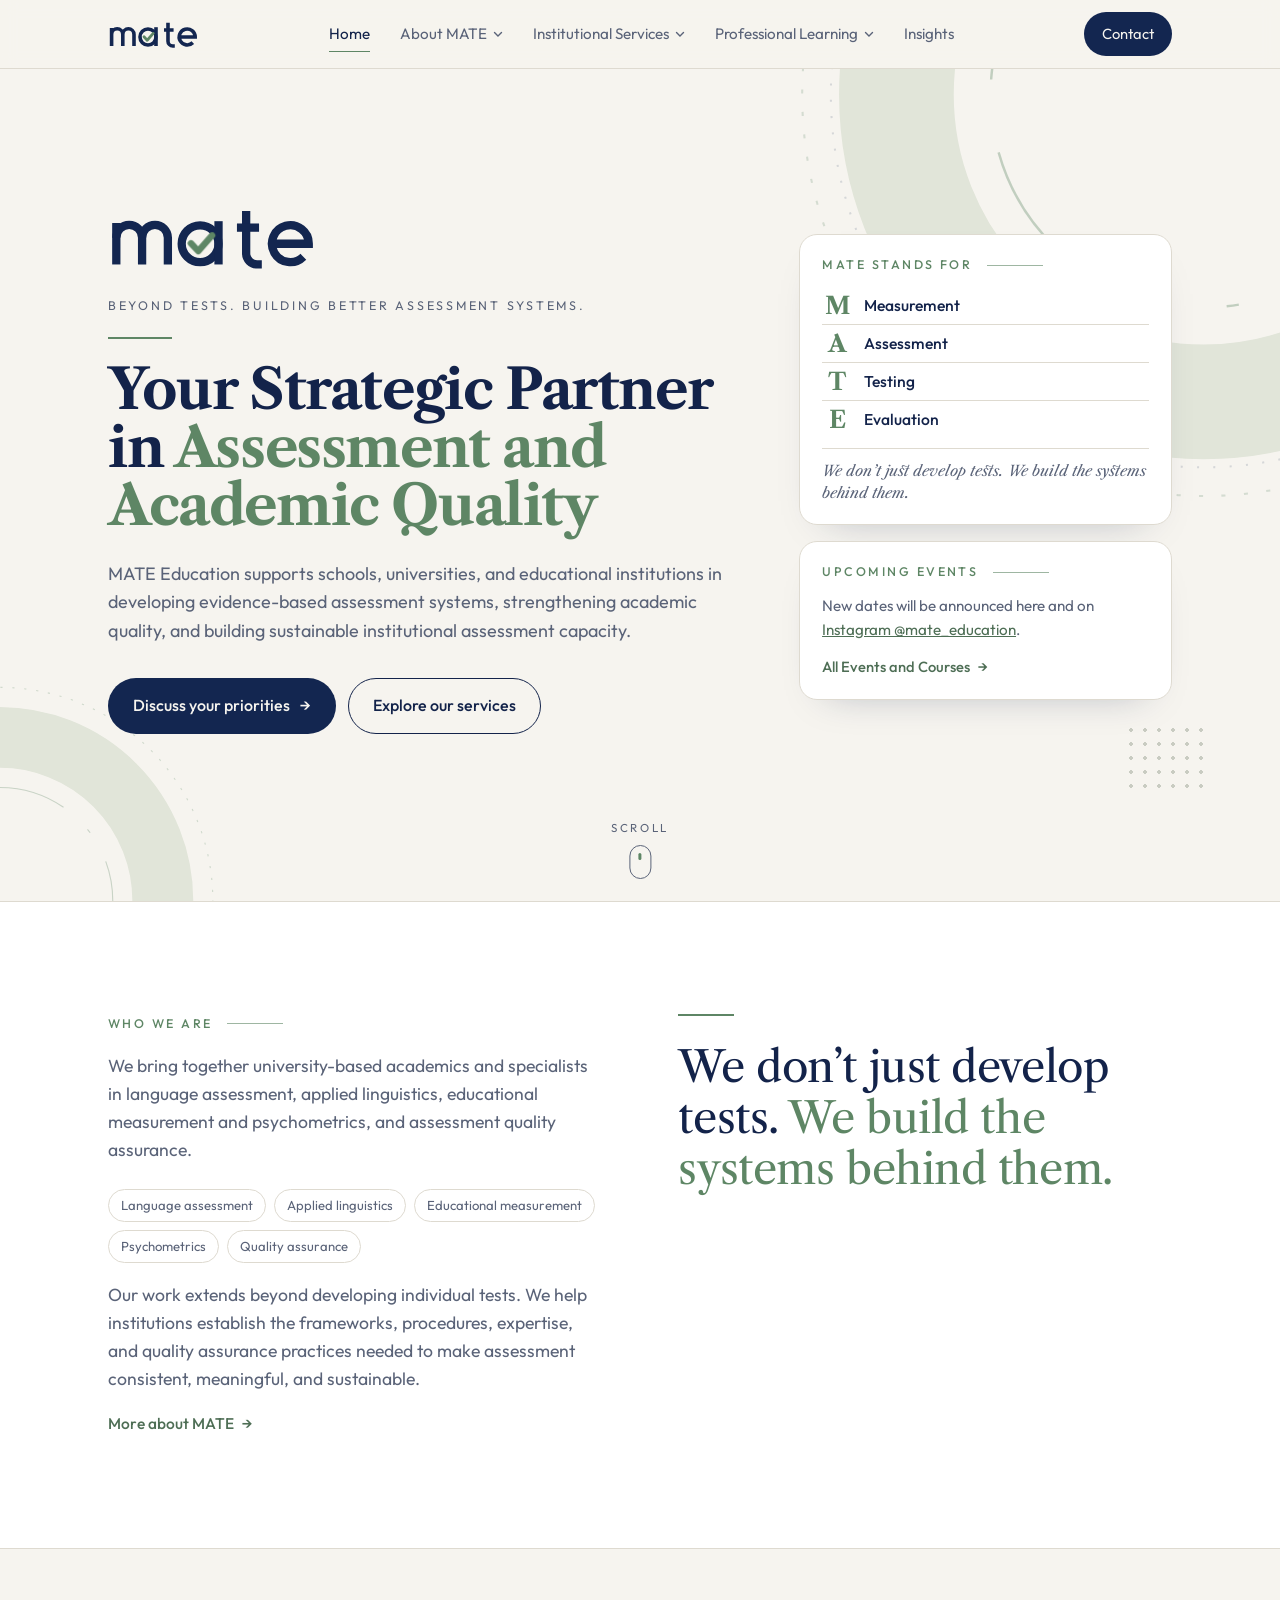
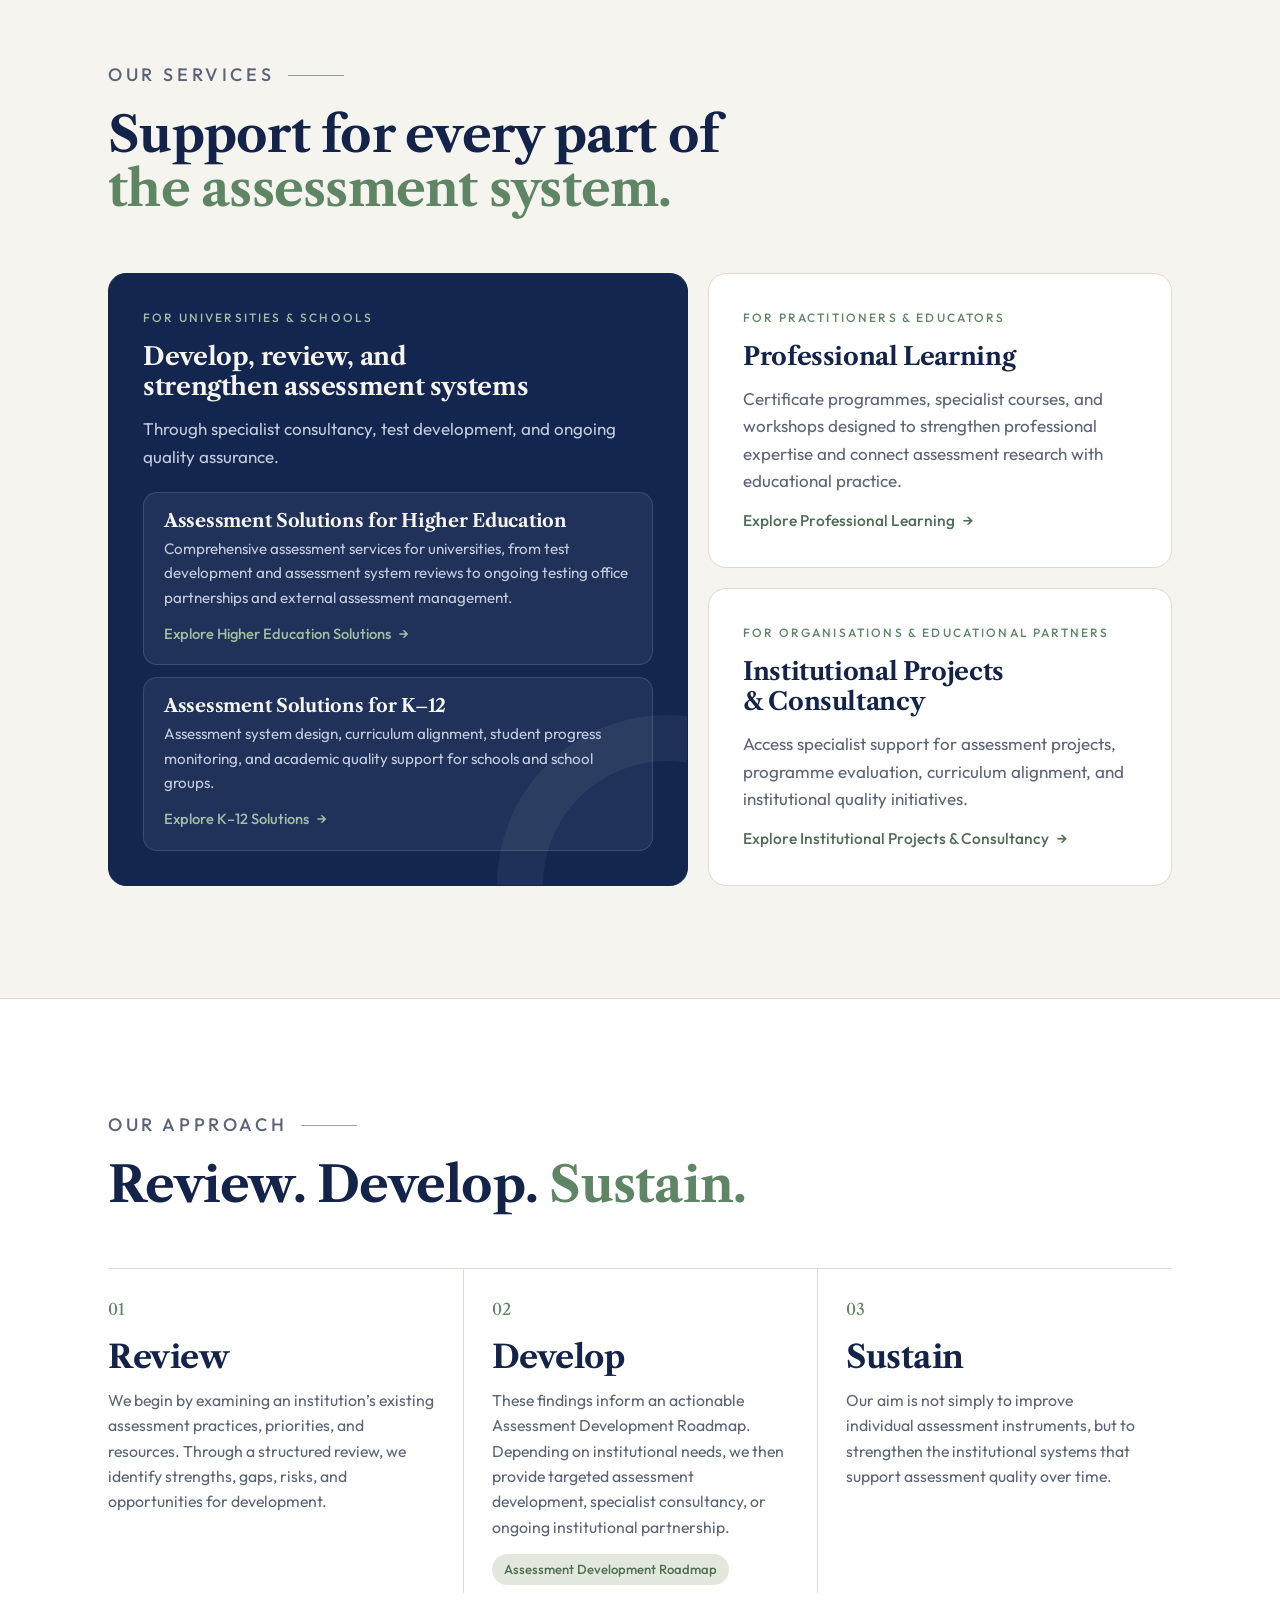
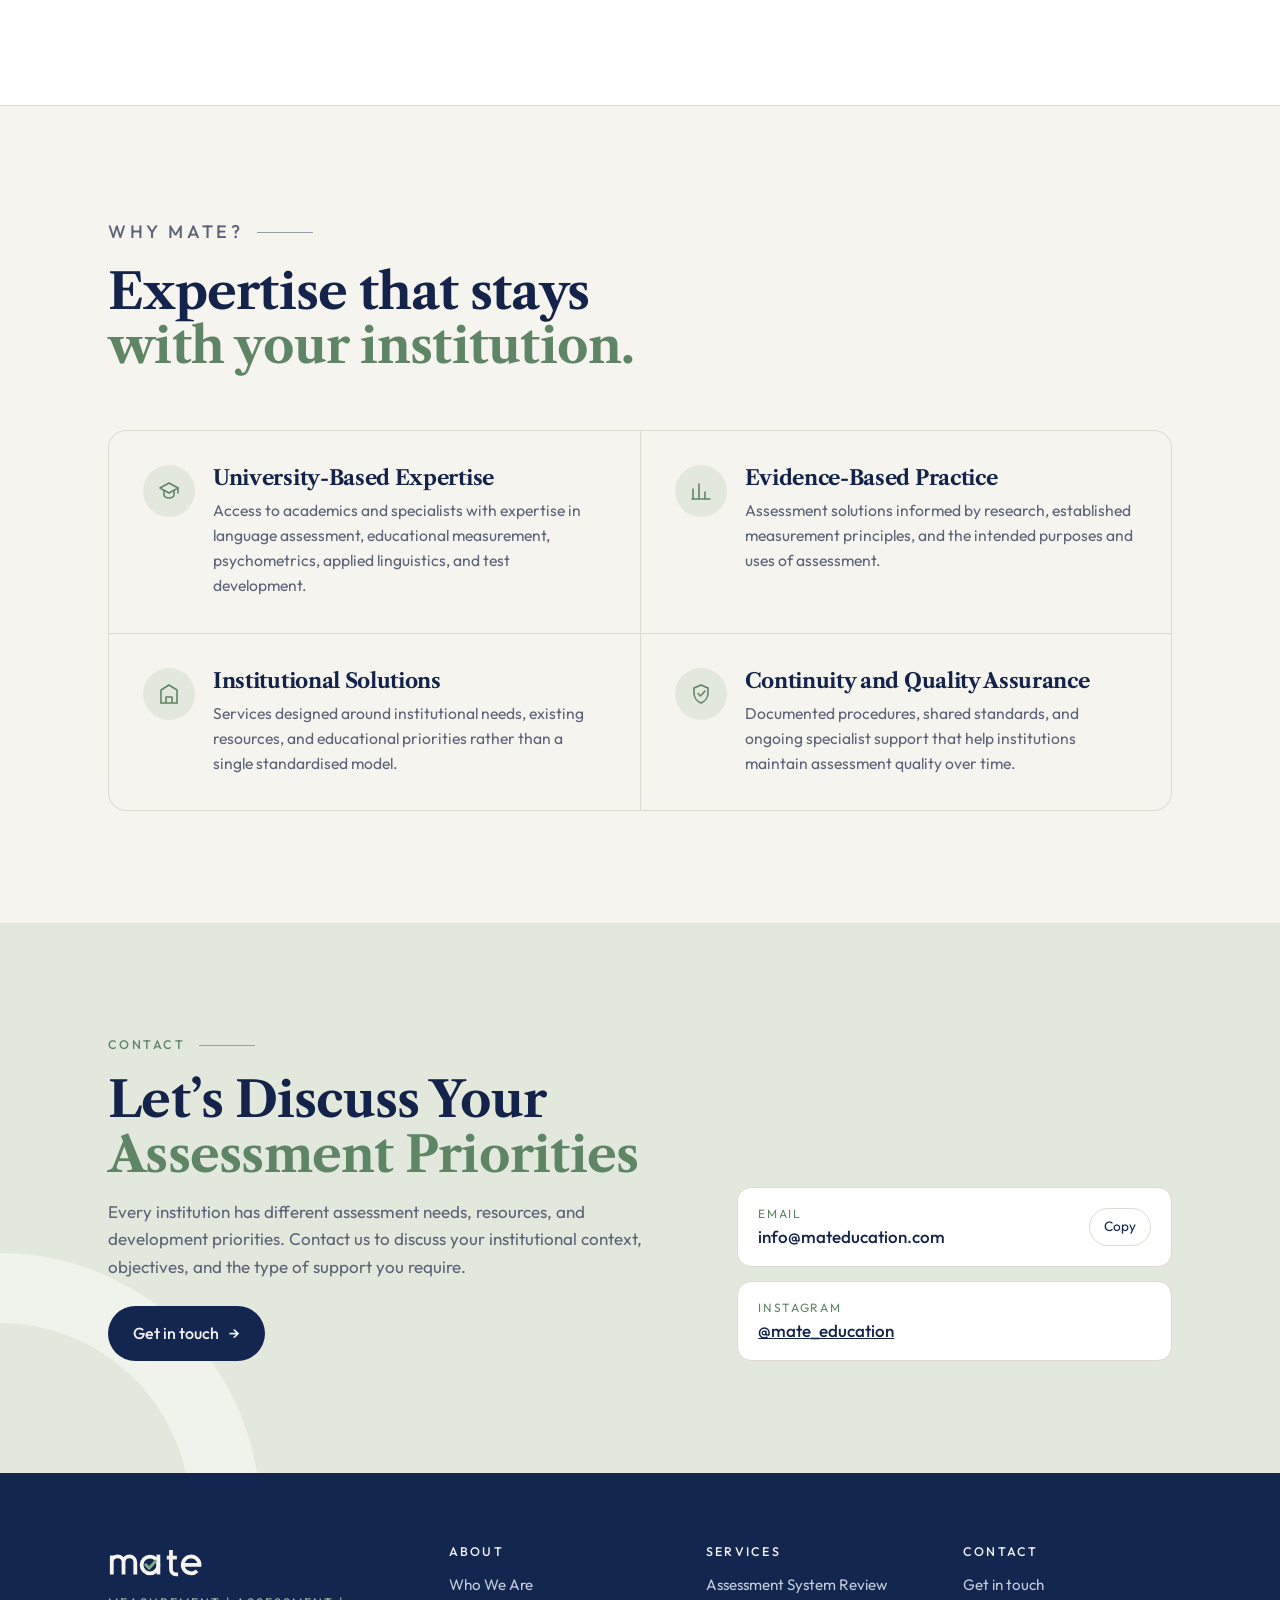
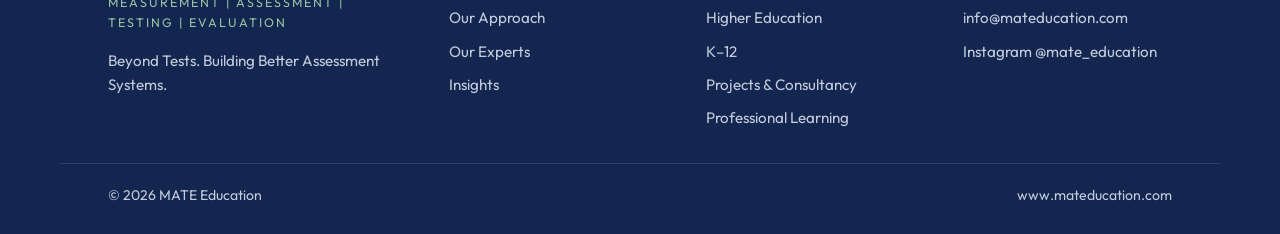
<file: index.html>
<!DOCTYPE html>
<html lang="en">
<head>
<meta charset="utf-8">
<meta name="viewport" content="width=device-width, initial-scale=1, viewport-fit=cover">
<title>Mate Education</title>
<meta name="description" content="MATE Education supports schools, universities and educational institutions in developing evidence-based assessment systems and building sustainable institutional assessment capacity.">
<meta property="og:title" content="Mate Education">
<meta property="og:description" content="MATE Education supports schools, universities and educational institutions in developing evidence-based assessment systems and building sustainable institutional assessment capacity.">
<link rel="icon" href="data:image/svg+xml,%3Csvg xmlns=%27http://www.w3.org/2000/svg%27 viewBox=%270 0 64 64%27%3E%3Crect width=%2764%27 height=%2764%27 rx=%2714%27 fill=%27%23F6F4EF%27/%3E%3Ccircle cx=%2729%27 cy=%2734%27 r=%2716%27 fill=%27none%27 stroke=%27%23132650%27 stroke-width=%277%27/%3E%3Cpath d=%27M45 16v34%27 stroke=%27%23132650%27 stroke-width=%277%27/%3E%3Cpath d=%27M21 34l6 6 11-12%27 fill=%27none%27 stroke=%27%235E8665%27 stroke-width=%275.5%27 stroke-linecap=%27round%27 stroke-linejoin=%27round%27/%3E%3C/svg%3E">
<meta name="theme-color" content="#F6F4EF">
<link rel="preconnect" href="https://fonts.googleapis.com">
<link rel="preconnect" href="https://fonts.gstatic.com" crossorigin>
<link rel="stylesheet" href="https://fonts.googleapis.com/css2?family=Libre+Caslon+Text:ital,wght@0,400;0,700;1,400&family=Outfit:wght@300;400;500;600&display=swap">
<link rel="stylesheet" href="styles.css">
<style>
/* moving ring pattern (home hero) - kept here so it works with the existing styles.css */
.hero .pattern{position:absolute;pointer-events:none;z-index:0;overflow:visible}
.hero .pattern svg{width:100%;height:100%;overflow:visible;display:block}
.hero .pattern.tr{width:min(64vw,880px);height:min(64vw,880px);right:max(-26vw,-360px);top:max(-30vw,-400px)}
.hero .pattern.bl{width:min(34vw,460px);height:min(34vw,460px);left:max(-17vw,-230px);bottom:max(-17vw,-230px)}
.hero .hero-grid,.hero .cue{z-index:1}
.hero .spin{transform-origin:50% 50%;transform-box:fill-box;animation:mate-spin 70s linear infinite}
.hero .spin.rev{animation-duration:110s;animation-direction:reverse}
.hero .spin.slow{animation-duration:160s}
.hero .breathe{transform-origin:50% 50%;transform-box:fill-box;animation:mate-breathe 7s ease-in-out infinite}
.hero .dots{animation:mate-float 9s ease-in-out infinite}
@keyframes mate-spin{to{transform:rotate(360deg)}}
@keyframes mate-breathe{0%,100%{transform:scale(1);opacity:.6}50%{transform:scale(1.03);opacity:1}}
@keyframes mate-float{0%,100%{transform:translateY(0)}50%{transform:translateY(-10px)}}
@media (max-width:640px){.hero .pattern.tr{width:130vw;height:130vw;right:-62vw;top:-58vw;opacity:.8}.hero .pattern.bl{width:70vw;height:70vw;left:-38vw;bottom:-30vw}}
@media (prefers-reduced-motion:reduce){.hero .spin,.hero .breathe,.hero .dots{animation:none}}
/* ===== hero right column: compact MATE card + events ===== */
.hero-side{display:grid;gap:16px;align-content:center}
.hero-side>*{min-width:0}
.acronym.compact{padding:20px 22px}
.acronym.compact .eyebrow{margin-bottom:12px}
.acronym.compact ol{grid-template-columns:1fr}
.acronym.compact li{grid-template-columns:30px 1fr;gap:12px;padding-block:6px}
.acronym.compact .L{font-size:1.5rem}
.acronym.compact .W{font-size:.98rem}
.acronym.compact .foot{margin-top:10px;padding-top:12px;font-size:.92rem;line-height:1.45}
.events-card{background:var(--surface);border:1px solid var(--line);border-radius:18px;padding:20px 22px;box-shadow:0 18px 40px -28px rgba(19,35,74,.35)}
.events-card .eyebrow{margin-bottom:12px}
.ev-list{list-style:none;margin:0;padding:0;display:grid}
.ev{display:grid;grid-template-columns:64px 1fr;gap:14px;align-items:center;padding-block:10px;text-decoration:none;color:inherit}
.ev-list li+li{border-top:1px solid var(--line)}
.ev-list li:first-child .ev{padding-top:2px}
.ev-date{display:grid;justify-items:center;line-height:1;border-radius:12px;background:var(--sage-soft);padding:8px 0}
.ev-date b{font-family:var(--serif);font-size:1.35rem;color:var(--fg)}
.ev-date small{font-size:.62rem;letter-spacing:.1em;text-transform:uppercase;color:var(--sage-deep);margin-top:4px}
.ev-title{font-weight:500;font-size:.98rem;line-height:1.3;display:block}
.ev-meta{font-size:.82rem;color:var(--muted);display:block;margin-top:3px}
.ev-empty{color:var(--muted);font-size:.95rem}
.ev-empty a{color:var(--sage-deep)}
.events-card .link-arrow{margin-top:12px;font-size:.92rem}
@media (hover:hover) and (pointer:fine){
  a.ev:hover .ev-title{color:var(--sage-deep)}
  a.ev:hover .ev-date{background:var(--sage);}
  a.ev:hover .ev-date b,a.ev:hover .ev-date small{color:var(--surface)}
}
</style>
</head>
<body>
<header class="site-header">
  <div class="wrap nav">
    <a class="brand" href="index.html" aria-label="MATE Education home"><svg class="mark" viewBox="0 0 228 80" role="img" aria-label="mate"><g fill="none" stroke="currentColor" stroke-width="9"><path d="M9 70V25M9 41a14 14 0 0 1 28 0V70M37 41a14 14 0 0 1 28 0V70"/><circle cx="100" cy="47.5" r="20"/><path d="M120 23V70"/><path d="M150 12V58a12 12 0 0 0 12 12h5M140 30h24"/><path d="M178 47.5h40a20 20 0 1 0-5.9 14.1"/></g><path d="M90 47l8 8.5 15-17" fill="none" stroke="#5E8665" stroke-width="7" stroke-linecap="round" stroke-linejoin="round"/></svg></a>
    <nav aria-label="Main">
      <ul class="menu" id="menu">
        <li><a href="index.html" aria-current="page">Home</a></li>
        <li>
          <button type="button" aria-expanded="false">About MATE <svg class="chev" viewBox="0 0 10 10" aria-hidden="true"><path d="M1.5 3.5 5 7l3.5-3.5" fill="none" stroke="currentColor" stroke-width="1.4" stroke-linecap="round"/></svg></button>
          <ul class="sub">
            <li><a href="about.html#who-we-are">Who We Are</a></li>
            <li><a href="about.html#our-approach">Our Approach</a></li>
            <li><a href="about.html#our-experts">Our Experts</a></li>
            <li><a href="about.html#founder">Our Founder</a></li>
          </ul>
        </li>
        <li>
          <button type="button" aria-expanded="false">Institutional Services <svg class="chev" viewBox="0 0 10 10" aria-hidden="true"><path d="M1.5 3.5 5 7l3.5-3.5" fill="none" stroke="currentColor" stroke-width="1.4" stroke-linecap="round"/></svg></button>
          <ul class="sub">
            <li><a href="services.html">All Institutional Services<small>Overview</small></a></li>
            <li><a href="review.html">Assessment System Review<small>Understand where you are</small></a></li>
            <li><a href="higher-education.html">Higher Education Solutions<small>For universities</small></a></li>
            <li><a href="k12.html">K–12 Assessment Solutions<small>For schools and school groups</small></a></li>
            <li><a href="consultancy.html">Institutional Projects &amp; Consultancy<small>Specialist project support</small></a></li>
            <li><a href="consultancy.html#corporate">Corporate Assessment<small>English for professional communication</small></a></li>
          </ul>
        </li>
        <li>
          <button type="button" aria-expanded="false">Professional Learning <svg class="chev" viewBox="0 0 10 10" aria-hidden="true"><path d="M1.5 3.5 5 7l3.5-3.5" fill="none" stroke="currentColor" stroke-width="1.4" stroke-linecap="round"/></svg></button>
          <ul class="sub">
            <li><a href="professional-learning.html#certificates">Certificate Programmes</a></li>
            <li><a href="professional-learning.html#courses">Courses &amp; Workshops</a></li>
            <li><a href="professional-learning.html#bespoke">Bespoke Training</a></li>
            <li><a href="professional-learning.html#events">Events</a></li>
          </ul>
        </li>
        <li><a href="insights.html">Insights</a></li>
        <li class="mobile-cta"><a href="contact.html">Contact us</a></li>
      </ul>
    </nav>
    <a class="nav-cta" href="contact.html">Contact</a>
    <button class="burger" type="button" aria-label="Open menu" aria-expanded="false" aria-controls="menu"><span></span></button>
  </div>
</header>

<main>
  <section class="hero">
    <!-- Moving ring pattern (top right) -->
    <div class="pattern tr" aria-hidden="true" data-parallax="0.12">
      <svg viewBox="0 0 400 400" width="400" height="400" fill="none">
        <circle class="breathe" cx="200" cy="200" r="150" stroke="#E1E5D9" stroke-width="56"/>
        <g class="spin slow"><circle cx="200" cy="200" r="196" stroke="#5E8665" stroke-opacity=".22" stroke-dasharray="2 9"/></g>
        <g class="spin rev"><circle cx="200" cy="200" r="104" stroke="#5E8665" stroke-opacity=".35" stroke-width="1.2" stroke-dasharray="110 36 6 36"/><circle cx="304" cy="200" r="4" fill="#5E8665" fill-opacity=".6"/></g>
        <g class="spin"><circle cx="200" cy="200" r="182" stroke="#132650" stroke-opacity=".14" stroke-dasharray="1 7"/><circle cx="200" cy="18" r="3.5" fill="#132650" fill-opacity=".35"/></g>
      </svg>
    </div>
    <!-- Moving ring pattern (bottom left) -->
    <div class="pattern bl" aria-hidden="true" data-parallax="-0.06">
      <svg viewBox="0 0 400 400" width="400" height="400" fill="none">
        <circle class="breathe" cx="200" cy="200" r="150" stroke="#E1E5D9" stroke-width="56"/>
        <g class="spin rev"><circle cx="200" cy="200" r="196" stroke="#5E8665" stroke-opacity=".25" stroke-dasharray="2 9"/></g>
        <g class="spin slow"><circle cx="200" cy="200" r="104" stroke="#5E8665" stroke-opacity=".3" stroke-dasharray="90 30 4 30"/></g>
      </svg>
    </div>
    <span class="dots" aria-hidden="true"></span>
    <div class="wrap hero-grid">
      <div>
        <svg class="draw-logo" id="drawLogo" viewBox="0 0 228 80" role="img" aria-label="mate">
          <title>mate</title>
          <path class="ink m1" pathLength="1" d="M9 70V25"/>
          <path class="ink m2" pathLength="1" d="M9 41a14 14 0 0 1 28 0V70"/>
          <path class="ink m3" pathLength="1" d="M37 41a14 14 0 0 1 28 0V70"/>
          <circle class="ink a1" pathLength="1" cx="100" cy="47.5" r="20" transform="rotate(-90 100 47.5)"/>
          <path class="ink a2" pathLength="1" d="M120 23V70"/>
          <path class="ink t1" pathLength="1" d="M150 12V58a12 12 0 0 0 12 12h5"/>
          <path class="ink t2" pathLength="1" d="M140 30h24"/>
          <path class="ink e1" pathLength="1" d="M178 47.5h40a20 20 0 1 0-5.9 14.1"/>
          <g class="pop"><path class="tick" pathLength="1" d="M90 47l8 8.5 15-17"/></g>
        </svg>
        <div class="tag rise d0">Beyond Tests. Building Better Assessment Systems.</div>
        <div class="rule"></div>
        <h1 class="rise d1">Your Strategic Partner in <span class="green">Assessment and Academic Quality</span></h1>
        <p class="lede rise d2">MATE Education supports schools, universities, and educational institutions in developing evidence-based assessment systems, strengthening academic quality, and building sustainable institutional assessment capacity.</p>
        <div class="btns rise d3">
          <a class="btn btn-primary" href="contact.html">Discuss your priorities</a>
          <a class="btn btn-ghost" href="#services">Explore our services</a>
        </div>
      </div>
      <div class="hero-side rise d4">
  <aside class="acronym compact" aria-label="What MATE stands for">
        <p class="eyebrow">MATE stands for</p>
        <ol>
          <li><span class="L">M</span><span class="W">Measurement</span></li>
          <li><span class="L">A</span><span class="W">Assessment</span></li>
          <li><span class="L">T</span><span class="W">Testing</span></li>
          <li><span class="L">E</span><span class="W">Evaluation</span></li>
        </ol>
        <p class="foot">We don’t just develop tests. We build the systems behind them.</p>
      </aside>
        <aside class="events-card" aria-label="Upcoming events">
          <p class="eyebrow">Upcoming Events</p>
          <ul class="ev-list" id="evList"></ul>
          <a class="link-arrow" href="professional-learning.html#events">All Events and Courses</a>
        </aside>
      </div>
    </div>
    <a class="cue rise d5" href="#intro">Scroll<span aria-hidden="true"></span></a>
  </section>

  <section class="block alt" id="intro">
    <div class="wrap intro-grid">
      <div class="text">
        <p class="eyebrow">Who we are</p>
        <p>We bring together university-based academics and specialists in language assessment, applied linguistics, educational measurement and psychometrics, and assessment quality assurance.</p>
        <div class="disciplines" aria-label="Areas of expertise">
          <span>Language assessment</span><span>Applied linguistics</span><span>Educational measurement</span><span>Psychometrics</span><span>Quality assurance</span>
        </div>
        <p>Our work extends beyond developing individual tests. We help institutions establish the frameworks, procedures, expertise, and quality assurance practices needed to make assessment consistent, meaningful, and sustainable.</p>
        <a class="link-arrow" href="about.html">More about MATE</a>
      </div>
      <p class="pull">We don’t just develop tests. <em>We build the systems behind them.</em></p>
    </div>
  </section>

  <section class="block" id="services">
    <div class="wrap">
      <div class="head">
        <p class="eyebrow">Our Services</p>
        <h2>Support for every part of <span class="green">the assessment system.</span></h2>
      </div>
      <div class="audiences">
        <article class="aud primary">
          <span class="ring" aria-hidden="true"></span>
          <span class="who">For Universities &amp; Schools</span>
          <h3>Develop, review, and strengthen assessment systems</h3>
          <p>Through specialist consultancy, test development, and ongoing quality assurance.</p>
          <div class="subs">
            <a href="higher-education.html">
              <h4>Assessment Solutions for Higher Education</h4>
              <p>Comprehensive assessment services for universities, from test development and assessment system reviews to ongoing testing office partnerships and external assessment management.</p>
              <span class="sx">Explore Higher Education Solutions</span>
            </a>
            <a href="k12.html">
              <h4>Assessment Solutions for K–12</h4>
              <p>Assessment system design, curriculum alignment, student progress monitoring, and academic quality support for schools and school groups.</p>
              <span class="sx">Explore K–12 Solutions</span>
            </a>
          </div>
        </article>
        <div class="aud-stack">
          <article class="aud">
            <span class="who">For Practitioners &amp; Educators</span>
            <h3>Professional Learning</h3>
            <p>Certificate programmes, specialist courses, and workshops designed to strengthen professional expertise and connect assessment research with educational practice.</p>
            <a class="link-arrow" href="professional-learning.html">Explore Professional Learning</a>
          </article>
          <article class="aud">
            <span class="who">For Organisations &amp; Educational Partners</span>
            <h3>Institutional Projects &amp; Consultancy</h3>
            <p>Access specialist support for assessment projects, programme evaluation, curriculum alignment, and institutional quality initiatives.</p>
            <a class="link-arrow" href="consultancy.html">Explore Institutional Projects &amp; Consultancy</a>
          </article>
        </div>
      </div>
    </div>
  </section>

  <section class="block alt" id="approach">
    <div class="wrap">
      <div class="head">
        <p class="eyebrow">Our Approach</p>
        <h2>Review. Develop. <span class="green">Sustain.</span></h2>
      </div>
      <ol class="approach">
        <li>
          <span class="n">01</span>
          <h3>Review</h3>
          <p>We begin by examining an institution’s existing assessment practices, priorities, and resources. Through a structured review, we identify strengths, gaps, risks, and opportunities for development.</p>
        </li>
        <li>
          <span class="n">02</span>
          <h3>Develop</h3>
          <p>These findings inform an actionable Assessment Development Roadmap. Depending on institutional needs, we then provide targeted assessment development, specialist consultancy, or ongoing institutional partnership.</p>
          <span class="road">Assessment Development Roadmap</span>
        </li>
        <li>
          <span class="n">03</span>
          <h3>Sustain</h3>
          <p>Our aim is not simply to improve individual assessment instruments, but to strengthen the institutional systems that support assessment quality over time.</p>
        </li>
      </ol>
    </div>
  </section>

  <section class="block" id="why">
    <div class="wrap">
      <div class="head">
        <p class="eyebrow">Why MATE?</p>
        <h2>Expertise that stays <span class="green">with your institution.</span></h2>
      </div>
      <div class="why">
        <div>
          <span class="ico"><svg viewBox="0 0 24 24" fill="none" stroke="currentColor" stroke-width="1.6" stroke-linecap="round" stroke-linejoin="round"><path d="M3 9l9-5 9 5-9 5z"/><path d="M7 11.5V16c0 1.5 2.2 3 5 3s5-1.5 5-3v-4.5M21 9v5"/></svg></span>
          <div><h3>University-Based Expertise</h3><p>Access to academics and specialists with expertise in language assessment, educational measurement, psychometrics, applied linguistics, and test development.</p></div>
        </div>
        <div>
          <span class="ico"><svg viewBox="0 0 24 24" fill="none" stroke="currentColor" stroke-width="1.6" stroke-linecap="round" stroke-linejoin="round"><path d="M4 20V10M10 20V5M16 20v-7M21 20H3"/></svg></span>
          <div><h3>Evidence-Based Practice</h3><p>Assessment solutions informed by research, established measurement principles, and the intended purposes and uses of assessment.</p></div>
        </div>
        <div>
          <span class="ico"><svg viewBox="0 0 24 24" fill="none" stroke="currentColor" stroke-width="1.6" stroke-linecap="round" stroke-linejoin="round"><path d="M4 21V8l8-5 8 5v13"/><path d="M9 21v-6h6v6M4 21h16"/></svg></span>
          <div><h3>Institutional Solutions</h3><p>Services designed around institutional needs, existing resources, and educational priorities rather than a single standardised model.</p></div>
        </div>
        <div>
          <span class="ico"><svg viewBox="0 0 24 24" fill="none" stroke="currentColor" stroke-width="1.6" stroke-linecap="round" stroke-linejoin="round"><path d="M9 11.5 11.5 14 16 9"/><path d="M12 3l7 3v5c0 4.5-3 8.5-7 10-4-1.5-7-5.5-7-10V6z"/></svg></span>
          <div><h3>Continuity and Quality Assurance</h3><p>Documented procedures, shared standards, and ongoing specialist support that help institutions maintain assessment quality over time.</p></div>
        </div>
      </div>
    </div>
  </section>

  <section class="block cta-band">
    <span class="ring" aria-hidden="true"></span>
    <div class="wrap cta-grid">
      <div>
        <p class="eyebrow">Contact</p>
        <h2 style="margin-top:18px">Let’s Discuss Your <span class="green">Assessment Priorities</span></h2>
        <p class="sub-text">Every institution has different assessment needs, resources, and development priorities. Contact us to discuss your institutional context, objectives, and the type of support you require.</p>
        <div class="btns" style="margin-top:26px"><a class="btn btn-primary" href="contact.html">Get in touch</a></div>
      </div>
      <div class="cta-side">
        <div class="contact-line"><div><small>Email</small><strong id="em">info@mateducation.com</strong></div><button class="copy" type="button" data-copy="em">Copy</button></div>
        <div class="contact-line"><div><small>Instagram</small><strong><a href="https://www.instagram.com/mate_education/" target="_blank" rel="noopener">@mate_education</a></strong></div></div>
      </div>
    </div>
  </section>
</main>

<footer class="site-footer">
  <div class="wrap foot-grid">
    <div class="foot-brand">
      <svg class="mark" viewBox="0 0 228 80" role="img" aria-label="mate"><g fill="none" stroke="currentColor" stroke-width="9"><path d="M9 70V25M9 41a14 14 0 0 1 28 0V70M37 41a14 14 0 0 1 28 0V70"/><circle cx="100" cy="47.5" r="20"/><path d="M120 23V70"/><path d="M150 12V58a12 12 0 0 0 12 12h5M140 30h24"/><path d="M178 47.5h40a20 20 0 1 0-5.9 14.1"/></g><path d="M90 47l8 8.5 15-17" fill="none" stroke="#7FAA88" stroke-width="7" stroke-linecap="round" stroke-linejoin="round"/></svg>
      <p class="acr">Measurement | Assessment | Testing | Evaluation</p>
      <p>Beyond Tests. Building Better Assessment Systems.</p>
    </div>
    <div>
      <h4>About</h4>
      <ul>
        <li><a href="about.html#who-we-are">Who We Are</a></li>
        <li><a href="about.html#our-approach">Our Approach</a></li>
        <li><a href="about.html#our-experts">Our Experts</a></li>
        <li><a href="insights.html">Insights</a></li>
      </ul>
    </div>
    <div>
      <h4>Services</h4>
      <ul>
        <li><a href="review.html">Assessment System Review</a></li>
        <li><a href="higher-education.html">Higher Education</a></li>
        <li><a href="k12.html">K–12</a></li>
        <li><a href="consultancy.html">Projects &amp; Consultancy</a></li>
        <li><a href="professional-learning.html">Professional Learning</a></li>
      </ul>
    </div>
    <div>
      <h4>Contact</h4>
      <ul>
        <li><a href="contact.html">Get in touch</a></li>
        <li>info@mateducation.com</li>
        <li><a href="https://www.instagram.com/mate_education/" target="_blank" rel="noopener">Instagram @mate_education</a></li>
      </ul>
    </div>
  </div>
  <div class="wrap foot-bottom"><span>© 2026 MATE Education</span><span>www.mateducation.com</span></div>
</footer>

<script>
(function(){
  var header=document.querySelector('.site-header');
  var burger=header.querySelector('.burger');
  burger.addEventListener('click',function(){
    var open=header.classList.toggle('nav-open');
    burger.setAttribute('aria-expanded',open);
    burger.setAttribute('aria-label',open?'Close menu':'Open menu');
  });
  header.querySelectorAll('.menu>li>button').forEach(function(btn){
    btn.addEventListener('click',function(){
      var li=btn.parentElement, open=!li.classList.contains('open');
      header.querySelectorAll('.menu>li.open').forEach(function(o){o.classList.remove('open');o.firstElementChild.setAttribute('aria-expanded','false');});
      if(open){li.classList.add('open');btn.setAttribute('aria-expanded','true');}
    });
  });
  document.addEventListener('click',function(e){
    if(!header.contains(e.target)) header.querySelectorAll('.menu>li.open').forEach(function(o){o.classList.remove('open');o.firstElementChild.setAttribute('aria-expanded','false');});
  });
  document.addEventListener('keydown',function(e){
    if(e.key==='Escape'){header.classList.remove('nav-open');header.querySelectorAll('.menu>li.open').forEach(function(o){o.classList.remove('open');});}
  });
  header.querySelectorAll('.menu a').forEach(function(a){a.addEventListener('click',function(){header.classList.remove('nav-open');});});
  var logo=document.getElementById('drawLogo');
  if(logo) logo.addEventListener('click',function(){
    logo.querySelectorAll('.ink,.tick,.pop').forEach(function(el){el.style.animation='none';void el.getBoundingClientRect();el.style.animation='';});
  });
  /* gentle parallax on the hero ring pattern */
  var layers=document.querySelectorAll('[data-parallax]');
  if(layers.length&&!window.matchMedia('(prefers-reduced-motion: reduce)').matches){
    window.addEventListener('scroll',function(){
      var y=window.scrollY;
      layers.forEach(function(el){el.style.transform='translateY('+(y*parseFloat(el.dataset.parallax))+'px)';});
    },{passive:true});
  }
  document.querySelectorAll('.copy').forEach(function(b){
    b.addEventListener('click',function(){
      var el=document.getElementById(b.dataset.copy),t=el.textContent;
      function sel(){var r=document.createRange();r.selectNodeContents(el);var s=getSelection();s.removeAllRanges();s.addRange(r);}
      if(navigator.clipboard&&navigator.clipboard.writeText){navigator.clipboard.writeText(t).then(function(){b.textContent='Copied';setTimeout(function(){b.textContent='Copy'},1600)},sel);}else sel();
    });
  });
})();
</script>
<script>
/* ===== Upcoming events =====
   To add an event, copy one line inside EVENTS and change it.
   date: "YYYY-MM-DD"   time: optional, e.g. "19:00 (GMT+3)"   format: e.g. "Online" or "Face-to-face"   link: optional page or URL
   Past events disappear by themselves the day after they happen.
   Example:
   { date:"2026-12-05", title:"Workshop title", format:"Online", link:"professional-learning.html#events" },
*/
var EVENTS = [
  { date:"2026-11-30", time:"19:00 (GMT+3)", title:"TESOL TÜRKİYE - Demystifying Learning-Oriented Assessment in ELT by Dr. Merve Selçuk", format:"METASIG Webinar", link:"professional-learning.html#events" },
];
(function(){
  var list=document.getElementById('evList'); if(!list) return;
  var today=new Date(); today.setHours(0,0,0,0);
  var items=(window.EVENTS||[]).map(function(e){var d=new Date(e.date+'T00:00:00');return {e:e,d:d};})
    .filter(function(x){return !isNaN(x.d)&&x.d>=today;})
    .sort(function(a,b){return a.d-b.d;}).slice(0,2);
  function esc(t){var n=document.createElement('div');n.textContent=t||'';return n.innerHTML;}
  if(!items.length){
    list.innerHTML='<li class="ev-empty">New dates will be announced here and on <a href="https://www.instagram.com/mate_education/" target="_blank" rel="noopener">Instagram @mate_education</a>.</li>';
    return;
  }
  list.innerHTML=items.map(function(x){
    var day=x.d.getDate(), mon=x.d.toLocaleDateString('en-GB',{month:'short'})+' '+x.d.getFullYear();
    var inner='<span class="ev-date"><b>'+day+'</b><small>'+mon+'</small></span><span><span class="ev-title">'+esc(x.e.title)+'</span><span class="ev-meta">'+esc([x.e.format,x.e.time].filter(Boolean).join(' · '))+'</span></span>';
    return '<li>'+(x.e.link?'<a class="ev" href="'+esc(x.e.link)+'">'+inner+'</a>':'<div class="ev">'+inner+'</div>')+'</li>';
  }).join('');
})();
</script>
</body>
</html>
</file>
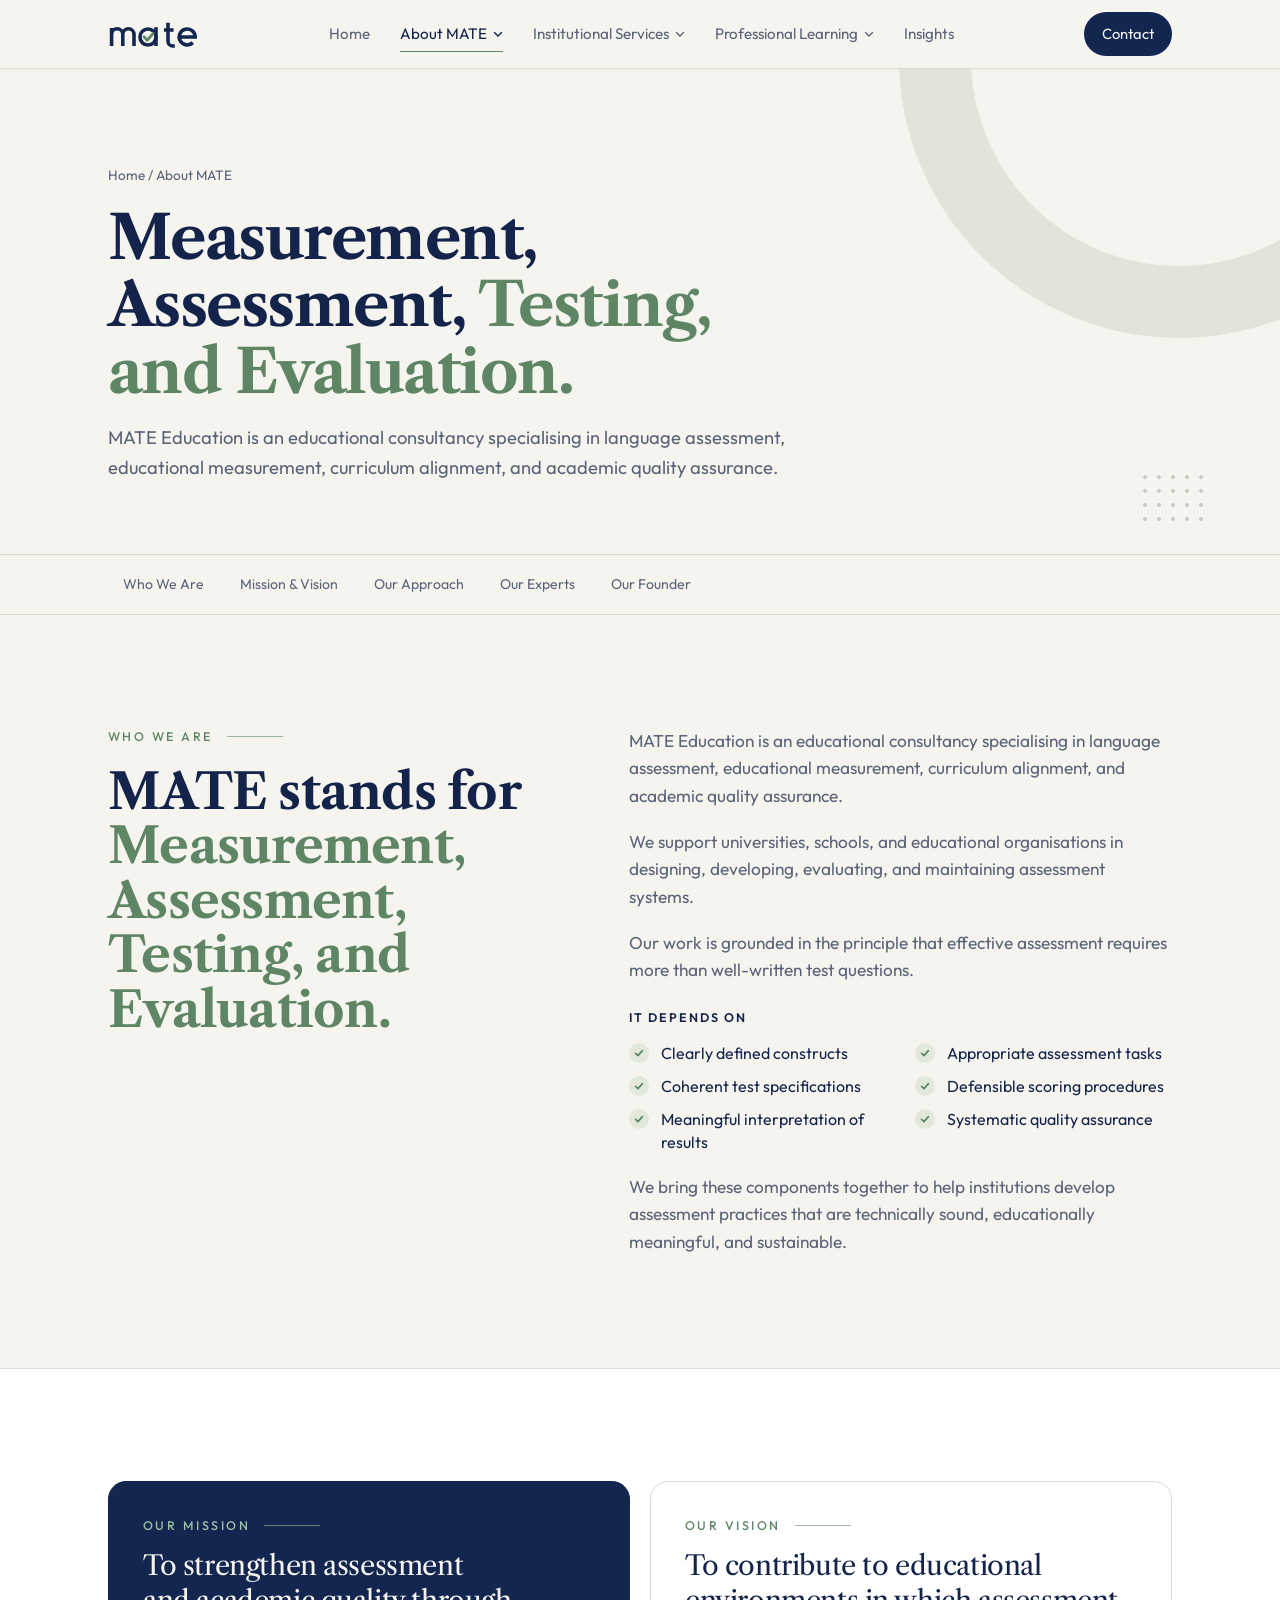
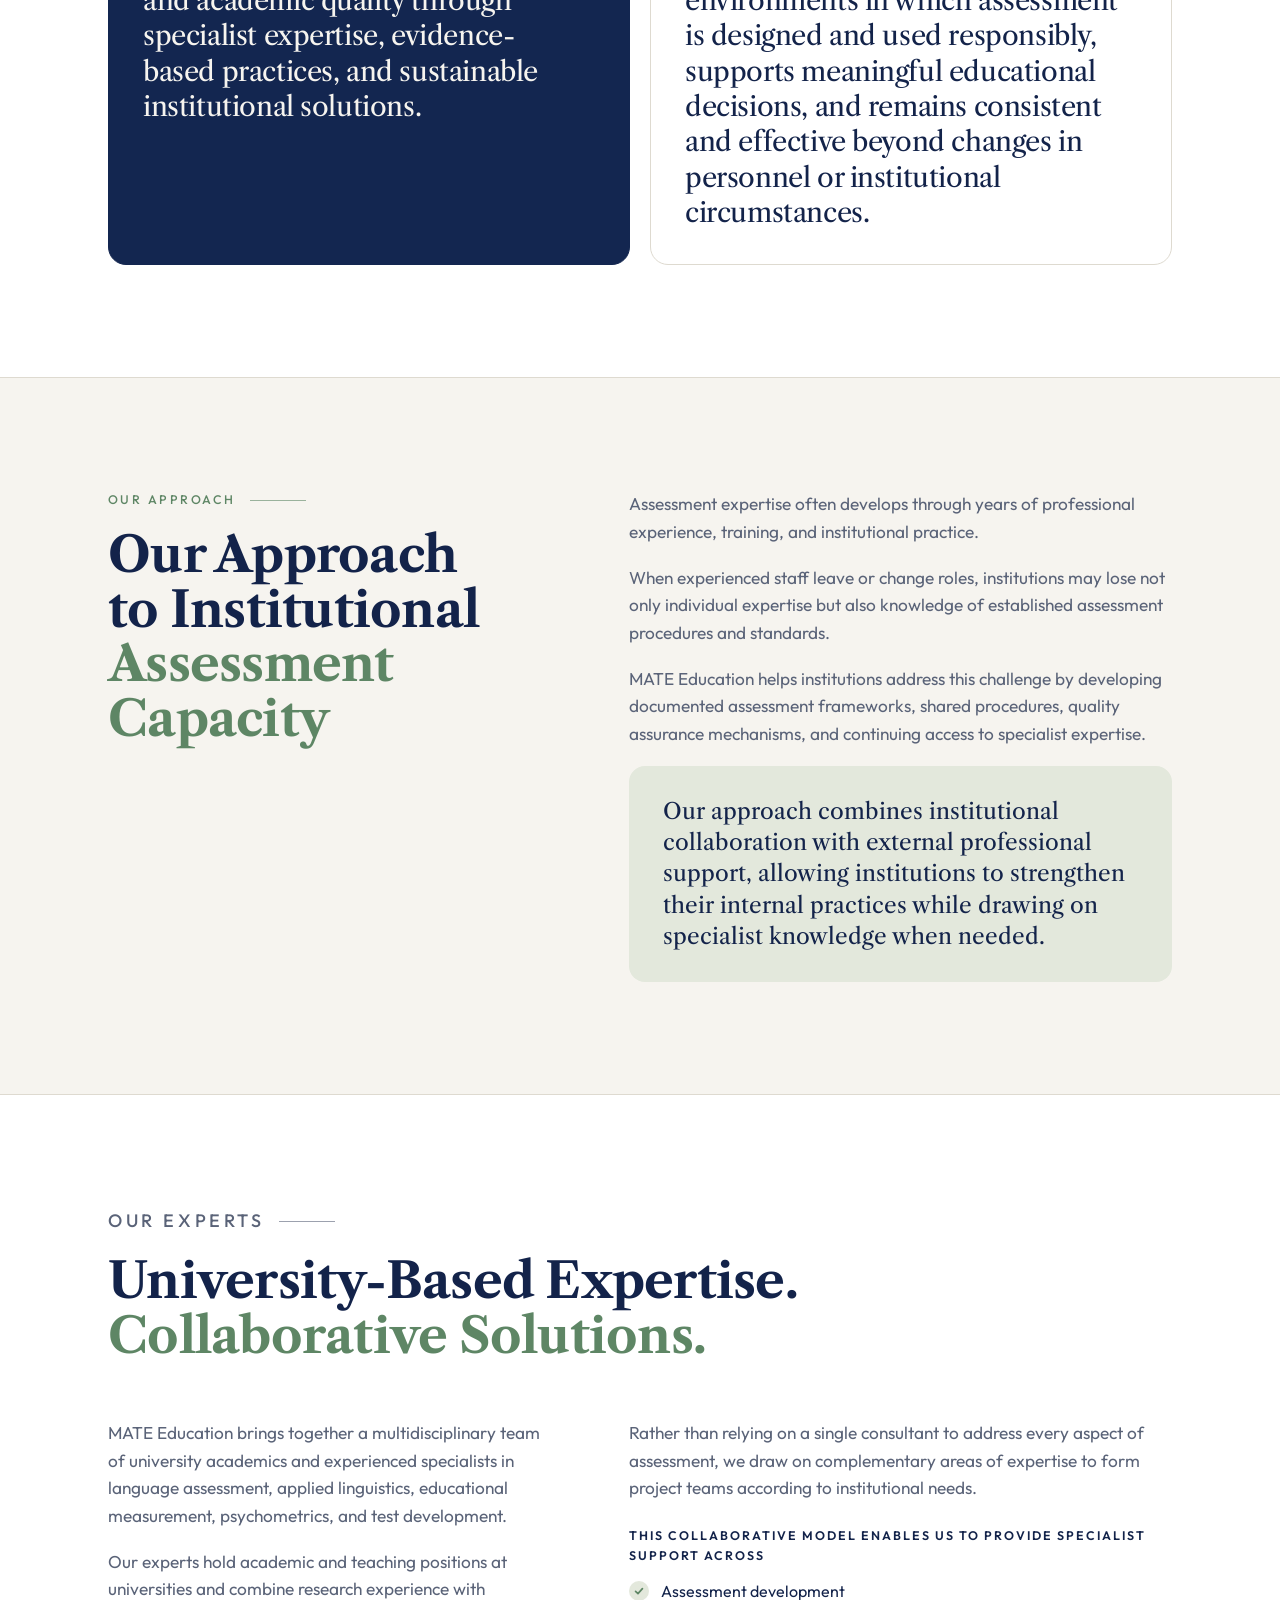
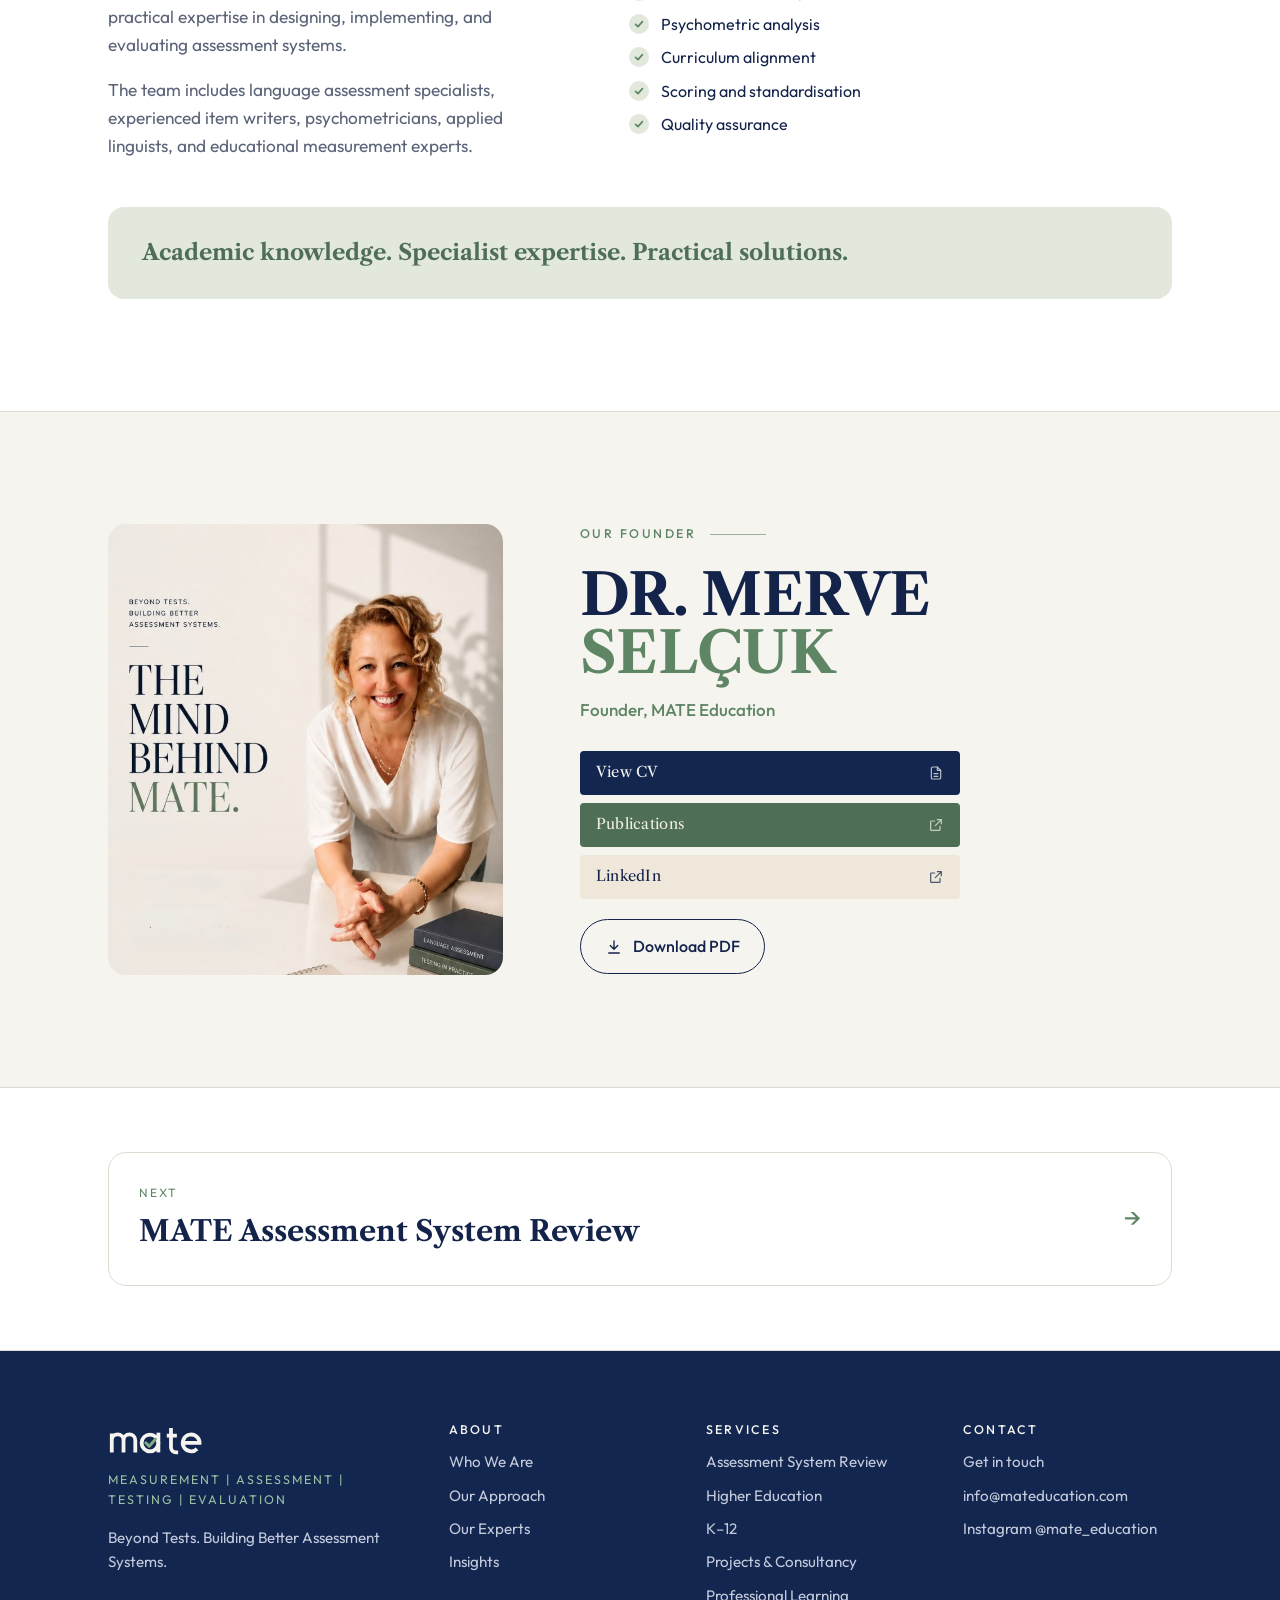
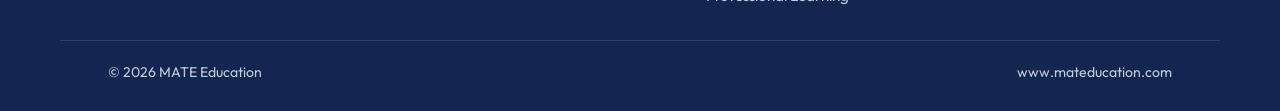
<file: about.html>
<!DOCTYPE html>
<html lang="en">
<head>
<meta charset="utf-8">
<meta name="viewport" content="width=device-width, initial-scale=1, viewport-fit=cover">
<title>About MATE | Mate Education</title>
<meta name="description" content="MATE stands for Measurement, Assessment, Testing, and Evaluation. An educational consultancy specialising in language assessment, educational measurement, curriculum alignment, and academic quality assurance.">
<meta property="og:title" content="About MATE | Mate Education">
<meta property="og:description" content="MATE stands for Measurement, Assessment, Testing, and Evaluation. An educational consultancy specialising in language assessment, educational measurement, curriculum alignment, and academic quality assurance.">
<link rel="icon" href="data:image/svg+xml,%3Csvg xmlns=%27http://www.w3.org/2000/svg%27 viewBox=%270 0 64 64%27%3E%3Crect width=%2764%27 height=%2764%27 rx=%2714%27 fill=%27%23F6F4EF%27/%3E%3Ccircle cx=%2729%27 cy=%2734%27 r=%2716%27 fill=%27none%27 stroke=%27%23132650%27 stroke-width=%277%27/%3E%3Cpath d=%27M45 16v34%27 stroke=%27%23132650%27 stroke-width=%277%27/%3E%3Cpath d=%27M21 34l6 6 11-12%27 fill=%27none%27 stroke=%27%235E8665%27 stroke-width=%275.5%27 stroke-linecap=%27round%27 stroke-linejoin=%27round%27/%3E%3C/svg%3E">
<meta name="theme-color" content="#F6F4EF">
<link rel="preconnect" href="https://fonts.googleapis.com">
<link rel="preconnect" href="https://fonts.gstatic.com" crossorigin>
<link rel="stylesheet" href="https://fonts.googleapis.com/css2?family=Libre+Caslon+Text:ital,wght@0,400;0,700;1,400&family=Outfit:wght@300;400;500;600&display=swap">
<link rel="stylesheet" href="styles.css">
<style>
/* ---- Founder links + CV panel (about page only) ---- */
.cv-links .spine{display:flex;align-items:center;justify-content:space-between;gap:12px;width:100%;box-sizing:border-box;min-height:44px;font-family:var(--serif);font-size:.92rem;line-height:1.3;padding:10px 16px;border:0;border-radius:4px;letter-spacing:.02em;text-align:left;text-decoration:none;cursor:pointer;transition:transform .3s ease,box-shadow .3s ease}
.cv-links .spine svg{width:16px;height:16px;flex:none;opacity:.75;transition:transform .3s ease,opacity .3s ease}
.cv-links .spine:focus-visible{outline:2px solid var(--sage);outline-offset:3px}
.cv-links .spine:nth-child(1){background:var(--navy);color:var(--bg)}
.cv-links .spine:nth-child(2){background:var(--sage-deep);color:#F1EEE6}
.cv-links .spine:nth-child(3){background:var(--sand);color:var(--fg)}
.cv-links .spine.is-on{transform:translateX(6px);box-shadow:0 10px 22px -14px rgba(19,38,80,.6)}
@media (hover:hover){.cv-links .spine:hover{transform:translateX(6px);box-shadow:0 10px 22px -14px rgba(19,38,80,.6)}.cv-links .spine:hover svg{opacity:1;transform:translateX(2px)}}
.cv-actions{display:flex;flex-wrap:wrap;gap:12px;margin-top:20px}
.cv-actions .btn svg{width:18px;height:18px}
.cvb{position:fixed;inset:0;z-index:58;background:rgba(19,38,80,.38);opacity:0;transition:opacity .4s ease}
.cvb.is-full{opacity:1}
.cvp{--w:min(440px,calc(100vw - 32px));position:fixed;z-index:60;top:calc(var(--header-h) + 16px);bottom:16px;right:16px;width:var(--w);background:#fff;border:1px solid var(--line);border-radius:18px;box-shadow:0 30px 70px -30px rgba(19,35,74,.5);display:flex;flex-direction:column;overflow:hidden;box-sizing:border-box;transform:translateX(calc(100% + 40px));opacity:0;visibility:hidden;transition:transform .5s cubic-bezier(.2,.8,.2,1),opacity .35s ease,width .5s cubic-bezier(.2,.8,.2,1),right .5s cubic-bezier(.2,.8,.2,1),top .5s cubic-bezier(.2,.8,.2,1),bottom .5s cubic-bezier(.2,.8,.2,1),visibility 0s linear .5s}
.cvp.is-peek,.cvp.is-full{transform:none;opacity:1;visibility:visible;transition-delay:0s}
.cvp.is-full{--w:min(980px,calc(100vw - 48px));right:calc((100vw - var(--w)) / 2);top:24px;bottom:24px}
.cvh{display:flex;align-items:flex-start;justify-content:space-between;gap:16px;padding:22px 24px 18px;border-bottom:1px solid var(--line);background:var(--bg)}
.cvh h2{font-size:1.5rem;margin-top:8px}
.cvh .cvsub{margin:6px 0 0;font-size:.85rem;color:var(--muted);line-height:1.45}
.cvp.is-full .cvh{padding:28px 48px 22px}
.cvp.is-full .cvh h2{font-size:2.2rem}
.cvtools{display:flex;gap:8px;flex:none}
.ibtn{width:44px;height:44px;border-radius:999px;border:1px solid var(--line);background:#fff;color:var(--fg);display:inline-flex;align-items:center;justify-content:center;cursor:pointer;text-decoration:none;padding:0;transition:background-color .2s ease,color .2s ease}
.ibtn:hover{background:var(--navy);color:var(--bg)}
.ibtn svg{width:18px;height:18px}
.ibtn .i-shrink,.cvp.is-full .ibtn .i-grow{display:none}
.cvp.is-full .ibtn .i-shrink{display:block}
.cvbody{flex:1;overflow-y:auto;overscroll-behavior:contain;padding:22px 24px 40px;font-size:.9rem;line-height:1.55;color:var(--fg)}
.cvp.is-full .cvbody{padding:32px 48px 64px;font-size:1rem}
.cvbody h3{font-size:1.1rem;margin:34px 0 14px;padding-bottom:8px;border-bottom:1px solid var(--line)}
.cvp.is-full .cvbody h3{font-size:1.35rem;margin-top:44px}
.cvbody h3:first-child,.cvp.is-full .cvbody h3:first-child{margin-top:0}
.cvbody p{margin:0}
.cvbody ul{margin:8px 0 0;padding-left:18px}
.cvbody .muted{color:var(--muted)}
.cvbody .sm{font-size:.8em}
.cvbody .t{font-weight:600}
.stats{display:grid;grid-template-columns:repeat(2,minmax(0,1fr));gap:10px;margin-top:18px}
.cvp.is-full .stats{grid-template-columns:repeat(6,minmax(0,1fr))}
.stat{background:var(--sage-soft);border-radius:12px;padding:12px 14px}
.stat b{display:block;font-family:var(--serif);font-size:1.5rem;line-height:1;color:var(--navy)}
.stat span{display:block;margin-top:6px;font-size:.75rem;line-height:1.35;color:var(--muted)}
.chips{display:flex;flex-wrap:wrap;gap:6px}
.chip{background:var(--sand);border-radius:999px;padding:5px 12px;font-size:.8rem}
.tl{display:grid;gap:14px}
.tli{display:grid;grid-template-columns:96px minmax(0,1fr);gap:14px}
.cvp.is-full .tli{grid-template-columns:140px minmax(0,1fr)}
.tli .d{font-size:.78rem;color:var(--sage-deep);font-weight:500;padding-top:2px}
.tli .o{color:var(--muted);font-size:.85em}
.tli .n{font-size:.85em;margin-top:2px}
.now{display:inline-block;margin-left:8px;font-size:.62rem;letter-spacing:.12em;text-transform:uppercase;background:var(--sage);color:#fff;padding:2px 7px;border-radius:999px;vertical-align:2px;font-weight:500}
.plist{display:grid;gap:12px;margin:0;padding:0;list-style:none}
.plist li{display:grid;grid-template-columns:28px minmax(0,1fr);gap:8px}
.plist .num{font-family:var(--serif);color:var(--sage);font-weight:700}
.card{background:var(--bg);border-radius:12px;padding:14px 16px}
.card+.card{margin-top:10px}
.two{display:grid;gap:16px;margin-top:16px}
.cvp.is-full .two{grid-template-columns:repeat(2,minmax(0,1fr));gap:28px}
.inst{display:grid;gap:4px 20px;font-size:.85em;margin-top:8px}
.cvp.is-full .inst{grid-template-columns:repeat(2,minmax(0,1fr))}
.cvfoot{margin-top:36px !important;padding-top:16px;border-top:1px solid var(--line);font-size:.82em;color:var(--muted)}
html.cv-lock{overflow:hidden}
@media (max-width:600px){.cvp.is-full{top:12px;bottom:12px;--w:calc(100vw - 24px)}.cvp.is-full .cvh,.cvp.is-full .cvbody{padding-inline:20px}.cvp.is-full .cvh h2{font-size:1.7rem}.cvp.is-full .stats{grid-template-columns:repeat(2,minmax(0,1fr))}.cvp.is-full .tli{grid-template-columns:1fr;gap:2px}}
@media (prefers-reduced-motion:reduce){.cvp,.cvb,.cv-links .spine{transition:none}}
</style>
</head>
<body>
<header class="site-header">
  <div class="wrap nav">
    <a class="brand" href="index.html" aria-label="MATE Education home"><svg class="mark" viewBox="0 0 228 80" role="img" aria-label="mate"><g fill="none" stroke="currentColor" stroke-width="9"><path d="M9 70V25M9 41a14 14 0 0 1 28 0V70M37 41a14 14 0 0 1 28 0V70"/><circle cx="100" cy="47.5" r="20"/><path d="M120 23V70"/><path d="M150 12V58a12 12 0 0 0 12 12h5M140 30h24"/><path d="M178 47.5h40a20 20 0 1 0-5.9 14.1"/></g><path d="M90 47l8 8.5 15-17" fill="none" stroke="#5E8665" stroke-width="7" stroke-linecap="round" stroke-linejoin="round"/></svg></a>
    <nav aria-label="Main">
      <ul class="menu" id="menu">
        <li><a href="index.html">Home</a></li>
        <li>
          <button type="button" aria-expanded="false" aria-current="page">About MATE <svg class="chev" viewBox="0 0 10 10" aria-hidden="true"><path d="M1.5 3.5 5 7l3.5-3.5" fill="none" stroke="currentColor" stroke-width="1.4" stroke-linecap="round"/></svg></button>
          <ul class="sub">
            <li><a href="about.html#who-we-are">Who We Are</a></li>
            <li><a href="about.html#our-approach">Our Approach</a></li>
            <li><a href="about.html#our-experts">Our Experts</a></li>
            <li><a href="about.html#founder">Our Founder</a></li>
          </ul>
        </li>
        <li>
          <button type="button" aria-expanded="false">Institutional Services <svg class="chev" viewBox="0 0 10 10" aria-hidden="true"><path d="M1.5 3.5 5 7l3.5-3.5" fill="none" stroke="currentColor" stroke-width="1.4" stroke-linecap="round"/></svg></button>
          <ul class="sub">
            <li><a href="services.html">All Institutional Services<small>Overview</small></a></li>
            <li><a href="review.html">Assessment System Review<small>Understand where you are</small></a></li>
            <li><a href="higher-education.html">Higher Education Solutions<small>For universities</small></a></li>
            <li><a href="k12.html">K–12 Assessment Solutions<small>For schools and school groups</small></a></li>
            <li><a href="consultancy.html">Institutional Projects &amp; Consultancy<small>Specialist project support</small></a></li>
            <li><a href="consultancy.html#corporate">Corporate Assessment<small>English for professional communication</small></a></li>
          </ul>
        </li>
        <li>
          <button type="button" aria-expanded="false">Professional Learning <svg class="chev" viewBox="0 0 10 10" aria-hidden="true"><path d="M1.5 3.5 5 7l3.5-3.5" fill="none" stroke="currentColor" stroke-width="1.4" stroke-linecap="round"/></svg></button>
          <ul class="sub">
            <li><a href="professional-learning.html#certificates">Certificate Programmes</a></li>
            <li><a href="professional-learning.html#courses">Courses &amp; Workshops</a></li>
            <li><a href="professional-learning.html#bespoke">Bespoke Training</a></li>
            <li><a href="professional-learning.html#events">Events</a></li>
          </ul>
        </li>
        <li><a href="insights.html">Insights</a></li>
        <li class="mobile-cta"><a href="contact.html">Contact us</a></li>
      </ul>
    </nav>
    <a class="nav-cta" href="contact.html">Contact</a>
    <button class="burger" type="button" aria-label="Open menu" aria-expanded="false" aria-controls="menu"><span></span></button>
  </div>
</header>

<main>
  <section class="page-head">
    <span class="ring" aria-hidden="true"></span>
    <span class="dots" aria-hidden="true"></span>
    <div class="wrap">
      <p class="crumbs"><a href="index.html">Home</a> / About MATE</p>
      <h1>Measurement, Assessment, <span class="green">Testing, and Evaluation.</span></h1>
      <p class="lede">MATE Education is an educational consultancy specialising in language assessment, educational measurement, curriculum alignment, and academic quality assurance.</p>
    </div>
  </section>

  <nav class="onpage" aria-label="On this page">
    <div class="wrap"><a href="#who-we-are">Who We Are</a><a href="#mission">Mission &amp; Vision</a><a href="#our-approach">Our Approach</a><a href="#our-experts">Our Experts</a><a href="#founder">Our Founder</a></div>
  </nav>

  <section class="block" id="who-we-are">
    <div class="wrap split">
      <div class="sticky-col">
        <p class="eyebrow">Who We Are</p>
        <h2>MATE stands for <span class="green">Measurement, Assessment, Testing, and Evaluation.</span></h2>
      </div>
      <div class="prose">
        <p>MATE Education is an educational consultancy specialising in language assessment, educational measurement, curriculum alignment, and academic quality assurance.</p>
        <p>We support universities, schools, and educational organisations in designing, developing, evaluating, and maintaining assessment systems.</p>
        <p>Our work is grounded in the principle that effective assessment requires more than well-written test questions.</p>
        <p class="label">It depends on</p>
        <ul class="ticks">
          <li>Clearly defined constructs</li>
          <li>Appropriate assessment tasks</li>
          <li>Coherent test specifications</li>
          <li>Defensible scoring procedures</li>
          <li>Meaningful interpretation of results</li>
          <li>Systematic quality assurance</li>
        </ul>
        <p>We bring these components together to help institutions develop assessment practices that are technically sound, educationally meaningful, and sustainable.</p>
      </div>
    </div>
  </section>

  <section class="block alt" id="mission">
    <div class="wrap mv">
      <div>
        <p class="eyebrow">Our Mission</p>
        <h3>To strengthen assessment and academic quality through specialist expertise, evidence-based practices, and sustainable institutional solutions.</h3>
      </div>
      <div>
        <p class="eyebrow">Our Vision</p>
        <h3>To contribute to educational environments in which assessment is designed and used responsibly, supports meaningful educational decisions, and remains consistent and effective beyond changes in personnel or institutional circumstances.</h3>
      </div>
    </div>
  </section>

  <section class="block" id="our-approach">
    <div class="wrap split">
      <div class="sticky-col">
        <p class="eyebrow">Our Approach</p>
        <h2>Our Approach to Institutional <span class="green">Assessment Capacity</span></h2>
      </div>
      <div class="prose">
        <p>Assessment expertise often develops through years of professional experience, training, and institutional practice.</p>
        <p>When experienced staff leave or change roles, institutions may lose not only individual expertise but also knowledge of established assessment procedures and standards.</p>
        <p>MATE Education helps institutions address this challenge by developing documented assessment frameworks, shared procedures, quality assurance mechanisms, and continuing access to specialist expertise.</p>
        <p class="callout">Our approach combines institutional collaboration with external professional support, allowing institutions to strengthen their internal practices while drawing on specialist knowledge when needed.</p>
      </div>
    </div>
  </section>

  <section class="block alt" id="our-experts">
    <div class="wrap">
      <div class="head">
        <p class="eyebrow">Our Experts</p>
        <h2>University-Based Expertise. <span class="green">Collaborative Solutions.</span></h2>
      </div>
      <div class="split">
        <div class="prose">
          <p>MATE Education brings together a multidisciplinary team of university academics and experienced specialists in language assessment, applied linguistics, educational measurement, psychometrics, and test development.</p>
          <p>Our experts hold academic and teaching positions at universities and combine research experience with practical expertise in designing, implementing, and evaluating assessment systems.</p>
          <p>The team includes language assessment specialists, experienced item writers, psychometricians, applied linguists, and educational measurement experts.</p>
        </div>
        <div class="prose">
          <p>Rather than relying on a single consultant to address every aspect of assessment, we draw on complementary areas of expertise to form project teams according to institutional needs.</p>
          <p class="label">This collaborative model enables us to provide specialist support across</p>
          <ul class="ticks one">
            <li>Assessment development</li>
            <li>Psychometric analysis</li>
            <li>Curriculum alignment</li>
            <li>Scoring and standardisation</li>
            <li>Quality assurance</li>
          </ul>
        </div>
      </div>
      <p class="callout" style="margin-top:clamp(32px,5vw,48px)"><strong>Academic knowledge. Specialist expertise. Practical solutions.</strong></p>
    </div>
  </section>

  <section class="block" id="founder">
    <div class="wrap founder">
      <img src="drmerveselcuk.jpg" alt="Dr. Merve Selçuk, founder of MATE Education" width="702" height="803">
      <div>
        <p class="eyebrow">Our Founder</p>
        <p class="name" style="margin-top:22px">Dr. Merve<br><span class="green">Selçuk</span></p>
        <p class="role">Founder, MATE Education</p>
        <div class="spines cv-links">
          <button type="button" class="spine" id="cvTrigger" aria-haspopup="dialog" aria-expanded="false" aria-controls="cvPanel">View CV<svg viewBox="0 0 24 24" fill="none" stroke="currentColor" stroke-width="1.8" stroke-linecap="round" stroke-linejoin="round" aria-hidden="true"><path d="M14 3H7a2 2 0 0 0-2 2v14a2 2 0 0 0 2 2h10a2 2 0 0 0 2-2V8z"/><path d="M14 3v5h5M9 13h6M9 17h6"/></svg></button>
          <a class="spine" href="https://scholar.google.com/citations?hl=en&amp;user=nHlLwKMAAAAJ" target="_blank" rel="noopener">Publications<svg viewBox="0 0 24 24" fill="none" stroke="currentColor" stroke-width="1.8" stroke-linecap="round" stroke-linejoin="round" aria-hidden="true"><path d="M14 4h6v6M20 4l-9 9M18 14v5a1 1 0 0 1-1 1H5a1 1 0 0 1-1-1V7a1 1 0 0 1 1-1h5"/></svg></a>
          <a class="spine" href="https://www.linkedin.com/in/merve-selcuk-phd-b6b85139/" target="_blank" rel="noopener">LinkedIn<svg viewBox="0 0 24 24" fill="none" stroke="currentColor" stroke-width="1.8" stroke-linecap="round" stroke-linejoin="round" aria-hidden="true"><path d="M14 4h6v6M20 4l-9 9M18 14v5a1 1 0 0 1-1 1H5a1 1 0 0 1-1-1V7a1 1 0 0 1 1-1h5"/></svg></a>
        </div>
        <div class="cv-actions">
          <a class="btn btn-ghost" href="merve-selcuk-cv.pdf" download><svg viewBox="0 0 24 24" fill="none" stroke="currentColor" stroke-width="1.8" stroke-linecap="round" stroke-linejoin="round" aria-hidden="true"><path d="M12 4v11M7 10l5 5 5-5M5 20h14"/></svg> Download PDF</a>
        </div>
      </div>
    </div>
  </section>

  <section class="block alt" style="padding-block:clamp(40px,6vw,64px)">
    <div class="wrap"><a class="next-page" href="review.html"><span><small>Next</small><strong>MATE Assessment System Review</strong></span></a></div>
  </section>
</main>

<div class="cvb" id="cvBackdrop" hidden></div>
<aside class="cvp" id="cvPanel" role="dialog" aria-labelledby="cvTitle" aria-hidden="true" inert>
  <div class="cvh">
    <div>
      <p class="eyebrow">Curriculum Vitae</p>
      <h2 id="cvTitle">Dr. Merve Selçuk</h2>
      <p class="cvsub">Assistant Professor &amp; Director, School of Foreign Languages, İstanbul Bilgi University · Founder, MATE Education</p>
    </div>
    <div class="cvtools">
      <button type="button" class="ibtn" id="cvSize" aria-label="Expand to full view" title="Expand"><svg class="i-grow" viewBox="0 0 24 24" fill="none" stroke="currentColor" stroke-width="1.8" stroke-linecap="round" stroke-linejoin="round" aria-hidden="true"><path d="M15 3h6v6M9 21H3v-6M21 3l-7 7M3 21l7-7"/></svg><svg class="i-shrink" viewBox="0 0 24 24" fill="none" stroke="currentColor" stroke-width="1.8" stroke-linecap="round" stroke-linejoin="round" aria-hidden="true"><path d="M4 14h6v6M20 10h-6V4M14 10l7-7M3 21l7-7"/></svg></button>
      <a class="ibtn" href="merve-selcuk-cv.pdf" download aria-label="Download CV as PDF" title="Download PDF"><svg viewBox="0 0 24 24" fill="none" stroke="currentColor" stroke-width="1.8" stroke-linecap="round" stroke-linejoin="round" aria-hidden="true"><path d="M12 4v11M7 10l5 5 5-5M5 20h14"/></svg></a>
      <button type="button" class="ibtn" id="cvClose" aria-label="Close CV" title="Close"><svg viewBox="0 0 24 24" fill="none" stroke="currentColor" stroke-width="1.8" stroke-linecap="round" aria-hidden="true"><path d="M6 6l12 12M18 6L6 18"/></svg></button>
    </div>
  </div>
  <div class="cvbody">
    <h3>Profile</h3>
    <p>Language assessment specialist with three decades of experience in English language education across Turkish higher education. Her work focuses on test development and validation, institutional assessment systems and teacher assessment literacy. She contributes to the development and validation of national high-stakes exams in English as a foreign language and Turkish as a second/foreign language, serves on the advisory board of a national high-stakes English proficiency exam, and has trained testing office teams and directors from more than 50 universities.</p>
    <div class="stats"><div class="stat"><b>30</b><span>years in language education</span></div><div class="stat"><b>50+</b><span>universities represented in her assessment trainings</span></div><div class="stat"><b>22</b><span>institutions advised on assessment</span></div><div class="stat"><b>12</b><span>assessment training and certificate courses in 8 countries</span></div><div class="stat"><b>10</b><span>publications, incl. a book on L2 assessment</span></div><div class="stat"><b>20+</b><span>conference papers in 8 countries</span></div></div>

    <h3>Areas of Expertise</h3>
    <div class="chips"><span class="chip">Language assessment</span><span class="chip">Test development &amp; item writing</span><span class="chip">Test validation</span><span class="chip">Standard setting</span><span class="chip">CEFR alignment</span><span class="chip">Rubric &amp; rating scale development</span><span class="chip">Learning-oriented assessment</span><span class="chip">Assessment literacy</span><span class="chip">Assessment quality assurance</span><span class="chip">Language programme leadership</span><span class="chip">Teacher education</span></div>

    <h3>Professional Experience</h3>
    <div class="tl">
          <div class="tli"><p class="d">2025 – present</p><div><p class="t">Assistant Professor, Director<span class="now">Current</span></p><p class="o">İstanbul Bilgi University, School of Foreign Languages, İstanbul</p></div></div>
          <div class="tli"><p class="d">2025 – present</p><div><p class="t">Guest Lecturer, Language Assessment<span class="now">Current</span></p><p class="o">Hacettepe University TÖMER, Teaching Turkish as a Foreign Language Certificate Programme, Ankara</p><p class="n">Periodically teaches the Language Assessment module of the certificate programme.</p></div></div>
          <div class="tli"><p class="d">2023 – present</p><div><p class="t">Part-time Faculty Lecturer<span class="now">Current</span></p><p class="o">Yeditepe University, Faculty of Education, Department of English Language Teaching, İstanbul</p><p class="n">Teaches Language Assessment in the MA ELT programme.</p></div></div>
          <div class="tli"><p class="d">2016 – 2025</p><div><p class="t">Director</p><p class="o">Altınbaş University, School of Foreign Languages, İstanbul</p></div></div>
          <div class="tli"><p class="d">2021 – 2023</p><div><p class="t">Part-time Faculty Lecturer</p><p class="o">Bahçeşehir University, Faculty of Educational Sciences, Department of English Language Teaching, İstanbul</p><p class="n">Taught Language Assessment to senior students in the BA ELT programme.</p></div></div>
          <div class="tli"><p class="d">2015 – 2016</p><div><p class="t">Advisor to the Rector</p><p class="o">Altınbaş University, School of Foreign Languages, İstanbul</p></div></div>
          <div class="tli"><p class="d">2014 – 2015</p><div><p class="t">Academic Director</p><p class="o">Üsküdar University, Preparatory School, İstanbul</p></div></div>
          <div class="tli"><p class="d">2012 – 2014</p><div><p class="t">Lecturer</p><p class="o">Yeditepe University, Faculty of Education, Department of English Language Teaching, İstanbul</p><p class="n">Taught ELT Methodology and Practicum, courses in the Pedagogical Formation Certificate Programme, and EFL courses for ELT students.</p></div></div>
          <div class="tli"><p class="d">2001 – 2011</p><div><p class="t">EFL Instructor, Assistant Coordinator, Item Writer</p><p class="o">Yeditepe University, Preparatory School, İstanbul</p></div></div>
          <div class="tli"><p class="d">1996 – 2001</p><div><p class="t">EFL Instructor, Testing Office Coordinator</p><p class="o">Yıldız Technical University, İstanbul</p></div></div>
        </div>

    <h3>Education</h3>
    <div class="tl">
          <div class="tli"><p class="d">2011 – 2020</p><div><p class="t">PhD, English Language Teaching</p><p class="o">Yeditepe University, İstanbul</p></div></div>
          <div class="tli"><p class="d">1998 – 2001</p><div><p class="t">MA, English Language Teaching</p><p class="o">İstanbul University, İstanbul</p></div></div>
          <div class="tli"><p class="d">1990 – 1995</p><div><p class="t">BA, Foreign Language Education</p><p class="o">Middle East Technical University (METU), Ankara</p></div></div>
        </div>

    <h3>Projects, Boards &amp; Grants</h3>
    <div class="card">
      <p class="muted sm">January 2025 – present</p>
      <p class="t">High-Stakes National EFL Exam Development Project</p>
      <p class="muted">Ministry of National Education (MoNE) &amp; Council of Europe · Consultant and Teacher Trainer</p>
      <ul>
        <li>Development of four-skill EFL tests at A1, A2 and B1 levels for K–12 students</li>
        <li>Development of a B2+ EFL test for MoNE English teachers</li>
        <li>Design and development of a 40-session language assessment training programme for MoNE teachers</li>
      </ul>
    </div>
    <div class="card">
      <p class="muted sm">February 2023 – present</p>
      <p class="t">Four-Skill English Proficiency Assessment: Validation and Recognition</p>
      <p class="muted">High-stakes national exam development project in English as a foreign language and Turkish as a second/foreign language · Project Member and Advisory Board Member</p>
    </div>
    <div class="two">
      <div>
        <p class="t">Boards</p>
        <ul>
          <li>National high-stakes English proficiency exam — Advisory Board</li>
          <li>Uluslararası Sosyal Bilimler ve Eğitim Dergisi [International Journal of Social Sciences and Education] — Editorial and Advisory Board</li>
        </ul>
      </div>
      <div>
        <p class="t">Research Grants</p>
        <ul>
          <li>2022 — Uludağ University Scientific Research Project grant</li>
          <li>2022 — Altınbaş University Scientific Research Project grant</li>
          <li>2016 — ETS Research Project grant, ETS, Princeton, USA</li>
          <li>2016 — Pearson PTE Academic Research Project grant, Pearson, Europe</li>
        </ul>
      </div>
    </div>

    <h3>Publications</h3>
    <ol class="plist">
          <li><span class="num">01</span><span>Selçuk, M. (2025). Exploring the validity of a CEFR-aligned placement test through norm-referenced and criterion-referenced approaches. Edu 7: Yeditepe Üniversitesi Eğitim Fakültesi Dergisi, 15(17), 48–70.</span></li>
          <li><span class="num">02</span><span>Uçar, T., Yoldaş, &amp; Selçuk, M. (2025). İkinci/yabancı dil olarak Türkçe B2 düzeyi yeterlilik sınavı için metin seçim süreci [Text selection for a B2-level proficiency exam in Turkish as a second/foreign language]. HİKMET Akademik Edebiyat Dergisi.</span></li>
          <li><span class="num">03</span><span>Selçuk, M., &amp; İnceler, K. (2024). İkinci dil olarak Türkçenin öğretiminde geçerli ve güvenilir bir dereceli yazma puanlama ölçeği geliştirme [Developing a valid and reliable analytic writing rubric for teaching Turkish as a second language]. In Türkçe ve Dil Eğitiminde İyi Uygulamalar Konferansı Bildiri Kitabı – 2, Ankara, 22–24 May 2024.</span></li>
          <li><span class="num">04</span><span>Selçuk, M., &amp; Uçar, T. (2023). İkinci / yabancı dil öğretiminde ölçme ve değerlendirme [Measurement and assessment in second/foreign language teaching]. İstanbul: Altınbaş Üniversitesi Yayınları.</span></li>
          <li><span class="num">05</span><span>Selçuk, M. (2023). [Review of the book Technology-assisted language assessment in diverse contexts: Lessons from the transition to online testing during COVID-19, by K. Sadeghi]. Iranian Journal of Language Teaching Research, 11(2), 171–174.</span></li>
          <li><span class="num">06</span><span>Pourbahram, R., Sadeghi, K., &amp; Selçuk, M. (2023). Student perceptions of assessment practices: Insights from test-taking narratives. Journal of Studies in Language Learning and Teaching, 1(1), 19–33.</span></li>
          <li><span class="num">07</span><span>Farhady, H., &amp; Selçuk, M. (2022). Classroom-based diagnostic assessment practices of EFL instructors. Iranian Journal of Language Teaching Research, 10(2), 77–94.</span></li>
          <li><span class="num">08</span><span>Selçuk, M., &amp; Yöntem, G. E. (2019). Beyond practicum: Interplay between prospective EFL teachers’ conceptualizations of field experience and teaching career. Advances in Language and Literary Studies, 10(1), 154–162.</span></li>
          <li><span class="num">09</span><span>Çolakoğlu, Ö., &amp; Selçuk, M. (2019). Assessing individual and group oral exams: Scoring criteria and rater interaction. Advances in Language and Literary Studies, 10(1), 147–153.</span></li>
          <li><span class="num">10</span><span>Karakaya, B., Mede, E., &amp; Selçuk, M. (2017). Students’ accuracy and perceptions about self-assessment in English speaking classrooms. INESJOURNAL, 4(12), 265–280.</span></li>
    </ol>

    <h3>Conference Presentations</h3>
    <div class="tl">
          <div class="tli"><p class="d">June 2026</p><div><p class="t">Cognitive Diagnostic Modelling (CDM) for construct validity evidence in the reading comprehension tasks of a national high-stakes English proficiency test: A mixed-methods approach to test validation — Phase II</p><p class="o">LTRC (ILTA Language Testing Research Colloquium), Montréal, Canada</p><p class="n muted">F. C. Yılmaz, S. Alaca, M. Selçuk &amp; Z. Ürkün</p></div></div>
          <div class="tli"><p class="d">June 2025</p><div><p class="t">Cognitive Diagnostic Modelling (CDM) and construct validity evidence for reading comprehension tasks in a national high-stakes English proficiency test: A mixed-methods approach to test validation</p><p class="o">EALTA Conference, Pädagogische Hochschule Salzburg Stefan Zweig, Salzburg, Austria</p><p class="n muted">M. Selçuk, S. Alaca, S. Gürel, F. C. Yılmaz, M. Çimrin &amp; Z. Ürkün</p></div></div>
          <div class="tli"><p class="d">October 2024</p><div><p class="t">Okuma becerileri: Bilişsel düzeye uygun soru yazımında etkili stratejiler [Reading skills: Effective strategies for writing items at the appropriate cognitive level] — workshop</p><p class="o">International Symposium on Measurement, Selection and Placement, Ankara, Türkiye</p><p class="n muted">M. Selçuk</p></div></div>
          <div class="tli"><p class="d">June 2024</p><div><p class="t">Teachers’ perceptions of academic dishonesty in e-assessment</p><p class="o">EALTA Conference, Stranmillis University College, Queen’s University Belfast, UK</p><p class="n muted">M. Selçuk, K. Jalilzadeh &amp; M. Rashtchi</p></div></div>
          <div class="tli"><p class="d">May 2024</p><div><p class="t">İkinci dil olarak Türkçenin öğretiminde geçerli ve güvenilir bir dereceli yazma puanlama ölçeği geliştirme [Developing a valid and reliable analytic writing rubric for teaching Turkish as a second language]</p><p class="o">Türkçe ve Dil Eğitiminde İyi Uygulamalar Konferansı, Ankara, Türkiye</p><p class="n muted">M. Selçuk &amp; K. İnceler</p></div></div>
          <div class="tli"><p class="d">November 2023</p><div><p class="t">Performance Assessment and Supervising System</p><p class="o">QAAFL Conference, İzmir, Türkiye</p><p class="n muted">M. Selçuk, T. Turunç &amp; B. Apaydın Eyiakkan</p></div></div>
          <div class="tli"><p class="d">September 2023</p><div><p class="t">A multi-faceted approach for collaboratively developing a writing rubric at tertiary level</p><p class="o">Best Practices in ELT Conference, İstanbul, Türkiye</p><p class="n muted">M. Selçuk, F. Şermet Öğüt &amp; Ö. Yalçınkaya</p></div></div>
          <div class="tli"><p class="d">June 2023</p><div><p class="t">Learning-oriented assessment approach in a pre-service teacher education course</p><p class="o">EALTA Conference, Helsinki, Finland</p><p class="n muted">M. Selçuk</p></div></div>
          <div class="tli"><p class="d">June 2022</p><div><p class="t">Reading comprehension tests: Equivalence of web-based and paper-based versions</p><p class="o">EJER Conference, İzmir, Türkiye</p><p class="n muted">M. Selçuk &amp; T. Uçar</p></div></div>
          <div class="tli"><p class="d">May 2021</p><div><p class="t">Probing EFL learners’ perceptions and expectations regarding the quality of classroom assessment</p><p class="o">EALTA SIG Conference, online</p><p class="n muted">M. Alavi, K. Jalilzadeh &amp; M. Selçuk</p></div></div>
          <div class="tli"><p class="d">May 2021</p><div><p class="t">Assessment literacy: Theoretical utopia or classroom reality?</p><p class="o">Jusup Balasagyn Kyrgyz National University &amp; Ankara Hacı Bayram Veli University Conference, online</p><p class="n muted">M. Alavi, K. Jalilzadeh &amp; M. Selçuk</p></div></div>
          <div class="tli"><p class="d">September 2019</p><div><p class="t">Performance Assessment and Supervising System (PASS)</p><p class="o">Boğaziçi University THE Conference, İstanbul, Türkiye</p><p class="n muted">T. Turunç, M. Selçuk &amp; B. Apaydın Eyiakkan</p></div></div>
          <div class="tli"><p class="d">June 2019</p><div><p class="t">Performance Assessment and Supervising System at Altınbaş University School of Foreign Languages</p><p class="o">FLE Joint Conference, İstanbul, Türkiye</p><p class="n muted">T. Turunç, M. Selçuk &amp; B. Apaydın Eyiakkan</p></div></div>
          <div class="tli"><p class="d">April 2019</p><div><p class="t">Exploring EFL learners’ perceptions and expectations about classroom assessment quality</p><p class="o">International Language Teaching Research Group, online</p><p class="n muted">S. M. Alavi, M. Selçuk &amp; K. Jalilzadeh</p></div></div>
          <div class="tli"><p class="d">July 2018</p><div><p class="t">Considerations for assessment in the multicultural tertiary EFL context: The case of Arab EFL students</p><p class="o">LTRC (ILTA Language Testing Research Colloquium), University of Auckland, New Zealand</p><p class="n muted">Ö. Yalçınkaya &amp; M. Selçuk</p></div></div>
          <div class="tli"><p class="d">May 2018</p><div><p class="t">Placement tests: Are we making valid inferences?</p><p class="o">Çanakkale University ELT Research Conference, Antalya, Türkiye</p><p class="n muted">M. Selçuk</p></div></div>
          <div class="tli"><p class="d">May 2017</p><div><p class="t">GlobELT Conference, Antalya, Türkiye</p><p class="n muted">B. Karakaya &amp; M. Selçuk</p></div></div>
          <div class="tli"><p class="d">June 2016</p><div><p class="t">Variation in rater judgement assessing individual vs. group speaking tasks</p><p class="o">BUSELONF 2016, Ankara, Türkiye</p><p class="n muted">Ö. Yalçınkaya &amp; M. Selçuk</p></div></div>
          <div class="tli"><p class="d">May 2016</p><div><p class="t">Classroom-based diagnostic assessment practices of EFL instructors</p><p class="o">EALTA SIG 2016, Valencia, Spain</p><p class="n muted">H. Farhady &amp; M. Selçuk</p></div></div>
          <div class="tli"><p class="d">May 2016</p><div><p class="t">Expertise and pedagogical content knowledge</p><p class="o">International Conference, Sarajevo, Bosnia and Herzegovina</p><p class="n muted">M. Selçuk &amp; Ö. Yalçınkaya</p></div></div>
          <div class="tli"><p class="d">April 2015</p><div><p class="t">Impact of practicum on entry into the teaching profession</p><p class="o">LIF 2015, Cappadocia, Türkiye</p><p class="n muted">M. Selçuk &amp; E. Genç</p></div></div>
        </div>

    <h3>Invited Talks, Trainings &amp; Workshops</h3>
    <div class="tl">
          <div class="tli"><p class="d">April 2026</p><div><p class="t">10-day language assessment training for MoNE teachers</p><p class="o">Ministry of National Education (MoNE) IPA Project, online</p></div></div>
          <div class="tli"><p class="d">January 2026</p><div><p class="t">Writing rubric improvement in language assessment — workshop</p><p class="o">METASIG, TOBB University of Economics and Technology, Ankara</p></div></div>
          <div class="tli"><p class="d">July 2025</p><div><p class="t">10-day language assessment training for MoNE teachers</p><p class="o">Ministry of National Education (MoNE) IPA Project, İzmir</p></div></div>
          <div class="tli"><p class="d">May 2025</p><div><p class="t">Navigating the CPD landscape: Addressing challenges and charting effective pathways in SFL</p><p class="o">Harnessing Continuing Professional Development (CPD), Acıbadem University, İstanbul</p><p class="n muted">M. Selçuk &amp; T. Turunç</p></div></div>
          <div class="tli"><p class="d">May 2025</p><div><p class="t">A national high-stakes electronic test of English proficiency</p><p class="o">17th Meeting of the Directors of Schools of Foreign Languages, Kocaeli</p><p class="n muted">M. Selçuk &amp; G. Fidan</p></div></div>
          <div class="tli"><p class="d">2024 – 2025</p><div><p class="t">From theory to practice: The “how-to”, the “what” and the “why” of language assessment for your teaching context</p><p class="o">Roadshow trainings in İzmir, Ankara and İstanbul</p><p class="n muted">For testing office members and directors from more than 50 universities</p></div></div>
          <div class="tli"><p class="d">June 2024</p><div><p class="t">Enhancing EFL quality assurance in higher education: Assessment systems and accreditation — workshop</p><p class="o">Quality Assurance, Accreditation and Standardization Conference (QUAAS), Çukurova University, Adana</p></div></div>
          <div class="tli"><p class="d">May 2023</p><div><p class="t">Testing and assessment units — workshop</p><p class="o">Quality Assurance, Accreditation and Standardization Conference (QUAAS), Beykent University, İstanbul</p></div></div>
          <div class="tli"><p class="d">June 2022</p><div><p class="t">Fundamentals of language assessment</p><p class="o">İTÜ SFL ELT Days, online</p></div></div>
          <div class="tli"><p class="d">April 2022</p><div><p class="t">School of Foreign Languages 25th Anniversary Events, Beykent &amp; Doğuş University EMI, online</p></div></div>
          <div class="tli"><p class="d">May 2018</p><div><p class="t">Managing language assessment</p><p class="o">Pearson Assured Conference, Cappadocia</p></div></div>
          <div class="tli"><p class="d">September 2015</p><div><p class="t">Learning-oriented assessment — workshop</p><p class="o">İstanbul Technical University, İstanbul</p></div></div>
        </div>
    <div class="card" style="margin-top:18px">
      <p class="muted sm">2023 – 2025</p>
      <p class="t">Language assessment training and consultancy for institutions</p>
      <div class="inst"><span>Boğaziçi University · İstanbul</span><span>Düzce University · Düzce</span><span>İstanbul Technical University · İstanbul</span><span>Recep Tayyip Erdoğan University · Rize</span><span>National Defence University, School of Foreign Languages (Kuleli Campus) · İstanbul</span><span>Antalya Bilim University · Antalya</span><span>National Defence University, School of Foreign Languages (Maltepe Campus) · İstanbul</span><span>Yalova University · Yalova</span><span>Gendarmerie and Coast Guard Academy · Ankara</span><span>Gedik University · İstanbul</span><span>Çukurova University · Adana</span><span>Doğuş University · İstanbul</span><span>Necmettin Erbakan University · Konya</span><span>Okan University · İstanbul</span><span>Ufuk University · Ankara</span><span>Üsküdar University · İstanbul</span><span>Medipol University · İstanbul</span><span>Topkapı University · İstanbul</span><span>Çağ University · Mersin</span><span>Kent University · İstanbul</span><span>Kültür University · İstanbul</span><span>Nişantaşı University · İstanbul</span></div>
    </div>
    <div class="card">
      <p class="t">Visiting Lecturer — Erasmus+ Mobility</p>
      <ul>
        <li>November 2022 · University of Žilina, Slovakia — Two days of lectures on Web 2.0 tools in language learning.</li>
        <li>April 2014 · Groupe T, Leuven, Belgium — Five days of postgraduate lectures on teacher education in culturally diverse societies, covering introduction to assessment, language assessment in multicultural societies, classroom management and cultural diversity, and bilingualism.</li>
      </ul>
    </div>

    <h3>Professional Development</h3>
    <div class="tl">
          <div class="tli"><p class="d">June 2025</p><div><p class="t">Corpus Linguistics in Language Assessment</p><p class="o">1-week workshop · Lancaster University, UK</p></div></div>
          <div class="tli"><p class="d">Oct 2024</p><div><p class="t">Learning-Oriented Assessment, with James Purpura</p><p class="o">3-day workshop · Ankara, Türkiye</p></div></div>
          <div class="tli"><p class="d">July 2024</p><div><p class="t">Coding Qualitative Verbal Protocol Data for Test Validation, with Andrea Révész</p><p class="o">ILTA · 1-day workshop · University of Innsbruck, Austria</p></div></div>
          <div class="tli"><p class="d">June 2024</p><div><p class="t">Standard Setting Validation</p><p class="o">EALTA · 3-day workshop · Stranmillis University College, Queen’s University Belfast, UK</p></div></div>
          <div class="tli"><p class="d">Nov 2023</p><div><p class="t">Rasch Analysis</p><p class="o">ALTE · Half-day course · Società Dante Alighieri, Rome, Italy</p></div></div>
          <div class="tli"><p class="d">Nov 2023</p><div><p class="t">The CEFR</p><p class="o">ALTE · 1-day workshop · Società Dante Alighieri, Rome, Italy</p></div></div>
          <div class="tli"><p class="d">June 2023</p><div><p class="t">EBB Scale Development</p><p class="o">EALTA · 3-day workshop · University of Helsinki, Finland</p></div></div>
          <div class="tli"><p class="d">Nov 2022</p><div><p class="t">Test Design for Languages for Specific Purposes</p><p class="o">ALTE · 1-day course · Charles University, Prague, Czech Republic</p></div></div>
          <div class="tli"><p class="d">June 2022</p><div><p class="t">Formative Assessment in Language Teaching</p><p class="o">LLRC · 1-day workshops · Leiden University, Netherlands</p></div></div>
          <div class="tli"><p class="d">July 2018</p><div><p class="t">Learning-Oriented Assessment</p><p class="o">ILTA · 2-day workshop · University of Auckland, New Zealand</p></div></div>
          <div class="tli"><p class="d">Aug 2017</p><div><p class="t">Item Response Theory Certificate Programme</p><p class="o">25-hour programme · Lancaster University, UK</p></div></div>
          <div class="tli"><p class="d">July 2016</p><div><p class="t">EALTA Summer School: Assessing Productive Skills</p><p class="o">35-hour programme · University of Innsbruck, Austria</p></div></div>
        </div>

    <h3>Academic Service &amp; Supervision</h3>
    <div class="two">
      <div>
        <p class="t">Conference Organisation</p>
        <ul>
          <li>ICES 2026 — Scientific Committee Member</li>
          <li>Best Practices in ELT, September 2023 — Head of Organising Committee, Altınbaş University, İstanbul. Plenary speakers: Rod Ellis, Constant Leung, Magdalena Kubanyiova.</li>
        </ul>
      </div>
      <div>
        <p class="t">Theses &amp; Dissertations Supervised</p>
        <ul>
          <li>2026 · PhD, Uludağ University — İkinci/yabancı dil olarak Türkçenin B2 düzeyi yapı geçerlemesi [Construct validation of B2-level Turkish as a second/foreign language], Tarık Uçar</li>
          <li>2025 · Thesis — Standard setting of a national high-stakes English proficiency test, Mustafa Çimrin</li>
          <li>2024 · MA, Yeditepe University — The effect of mind mapping on EFL learners' writing performance and perceptions in descriptive and persuasive essays, Zeynep Bakırezen</li>
        </ul>
      </div>
    </div>

    <p class="cvfoot">For collaboration, consultancy or speaking invitations: <a href="mailto:info@mateducation.com">info@mateducation.com</a> · <a href="contact.html">mateducation.com/contact</a><br>Curriculum Vitae, updated 2026</p>
  </div>
</aside>


<footer class="site-footer">
  <div class="wrap foot-grid">
    <div class="foot-brand">
      <svg class="mark" viewBox="0 0 228 80" role="img" aria-label="mate"><g fill="none" stroke="currentColor" stroke-width="9"><path d="M9 70V25M9 41a14 14 0 0 1 28 0V70M37 41a14 14 0 0 1 28 0V70"/><circle cx="100" cy="47.5" r="20"/><path d="M120 23V70"/><path d="M150 12V58a12 12 0 0 0 12 12h5M140 30h24"/><path d="M178 47.5h40a20 20 0 1 0-5.9 14.1"/></g><path d="M90 47l8 8.5 15-17" fill="none" stroke="#7FAA88" stroke-width="7" stroke-linecap="round" stroke-linejoin="round"/></svg>
      <p class="acr">Measurement | Assessment | Testing | Evaluation</p>
      <p>Beyond Tests. Building Better Assessment Systems.</p>
    </div>
    <div>
      <h4>About</h4>
      <ul>
        <li><a href="about.html#who-we-are">Who We Are</a></li>
        <li><a href="about.html#our-approach">Our Approach</a></li>
        <li><a href="about.html#our-experts">Our Experts</a></li>
        <li><a href="insights.html">Insights</a></li>
      </ul>
    </div>
    <div>
      <h4>Services</h4>
      <ul>
        <li><a href="review.html">Assessment System Review</a></li>
        <li><a href="higher-education.html">Higher Education</a></li>
        <li><a href="k12.html">K–12</a></li>
        <li><a href="consultancy.html">Projects &amp; Consultancy</a></li>
        <li><a href="professional-learning.html">Professional Learning</a></li>
      </ul>
    </div>
    <div>
      <h4>Contact</h4>
      <ul>
        <li><a href="contact.html">Get in touch</a></li>
        <li>info@mateducation.com</li>
        <li><a href="https://www.instagram.com/mate_education/" target="_blank" rel="noopener">Instagram @mate_education</a></li>
      </ul>
    </div>
  </div>
  <div class="wrap foot-bottom"><span>© 2026 MATE Education</span><span>www.mateducation.com</span></div>
</footer>

<script>
(function(){
  var header=document.querySelector('.site-header');
  var burger=header.querySelector('.burger');
  burger.addEventListener('click',function(){
    var open=header.classList.toggle('nav-open');
    burger.setAttribute('aria-expanded',open);
    burger.setAttribute('aria-label',open?'Close menu':'Open menu');
  });
  header.querySelectorAll('.menu>li>button').forEach(function(btn){
    btn.addEventListener('click',function(){
      var li=btn.parentElement, open=!li.classList.contains('open');
      header.querySelectorAll('.menu>li.open').forEach(function(o){o.classList.remove('open');o.firstElementChild.setAttribute('aria-expanded','false');});
      if(open){li.classList.add('open');btn.setAttribute('aria-expanded','true');}
    });
  });
  document.addEventListener('click',function(e){
    if(!header.contains(e.target)) header.querySelectorAll('.menu>li.open').forEach(function(o){o.classList.remove('open');o.firstElementChild.setAttribute('aria-expanded','false');});
  });
  document.addEventListener('keydown',function(e){
    if(e.key==='Escape'){header.classList.remove('nav-open');header.querySelectorAll('.menu>li.open').forEach(function(o){o.classList.remove('open');});}
  });
  header.querySelectorAll('.menu a').forEach(function(a){a.addEventListener('click',function(){header.classList.remove('nav-open');});});
  var logo=document.getElementById('drawLogo');
  if(logo) logo.addEventListener('click',function(){
    logo.querySelectorAll('.ink,.tick,.pop').forEach(function(el){el.style.animation='none';void el.getBoundingClientRect();el.style.animation='';});
  });
  document.querySelectorAll('.copy').forEach(function(b){
    b.addEventListener('click',function(){
      var el=document.getElementById(b.dataset.copy),t=el.textContent;
      function sel(){var r=document.createRange();r.selectNodeContents(el);var s=getSelection();s.removeAllRanges();s.addRange(r);}
      if(navigator.clipboard&&navigator.clipboard.writeText){navigator.clipboard.writeText(t).then(function(){b.textContent='Copied';setTimeout(function(){b.textContent='Copy'},1600)},sel);}else sel();
    });
  });
})();
</script>
<script>
(function(){
  var trig=document.getElementById('cvTrigger'), panel=document.getElementById('cvPanel');
  if(!trig||!panel) return;
  var back=document.getElementById('cvBackdrop'), size=document.getElementById('cvSize'), close=document.getElementById('cvClose');
  var mode='closed', t=null, hoverOK=window.matchMedia('(hover: hover) and (pointer: fine)');
  function set(m){
    clearTimeout(t);
    if(m===mode) return;
    var wasFull=mode==='full';
    mode=m;
    panel.classList.toggle('is-peek',m==='peek');
    panel.classList.toggle('is-full',m==='full');
    trig.classList.toggle('is-on',m!=='closed');
    trig.setAttribute('aria-expanded',m==='closed'?'false':'true');
    panel.setAttribute('aria-hidden',m==='closed'?'true':'false');
    if(m==='closed') panel.setAttribute('inert',''); else panel.removeAttribute('inert');
    if(m==='full'){ panel.setAttribute('aria-modal','true'); } else { panel.removeAttribute('aria-modal'); }
    size.setAttribute('aria-label',m==='full'?'Shrink to side panel':'Expand to full view');
    size.title=m==='full'?'Shrink':'Expand';
    document.documentElement.classList.toggle('cv-lock',m==='full');
    if(m==='full'){ back.hidden=false; requestAnimationFrame(function(){back.classList.add('is-full');}); close.focus({preventScroll:true}); }
    else { back.classList.remove('is-full'); setTimeout(function(){ if(mode!=='full') back.hidden=true; },400); }
    if(wasFull && m==='closed') trig.focus({preventScroll:true});
  }
  function later(m,ms){ clearTimeout(t); t=setTimeout(function(){set(m);},ms); }
  function leave(){ if(mode==='full') return; clearTimeout(t); if(mode==='peek') later('closed',380); }
  trig.addEventListener('mouseenter',function(){ if(!hoverOK.matches||mode==='full') return; if(mode==='peek') clearTimeout(t); else later('peek',140); });
  trig.addEventListener('mouseleave',leave);
  panel.addEventListener('mouseenter',function(){ if(mode==='peek') clearTimeout(t); });
  panel.addEventListener('mouseleave',leave);
  trig.addEventListener('click',function(){ set('full'); });
  size.addEventListener('click',function(){ set(mode==='full'?(hoverOK.matches?'peek':'closed'):'full'); });
  close.addEventListener('click',function(){ set('closed'); });
  back.addEventListener('click',function(){ set('closed'); });
  document.addEventListener('keydown',function(e){ if(e.key==='Escape'&&mode!=='closed') set('closed'); });
})();
</script>
</body>
</html>
</file>
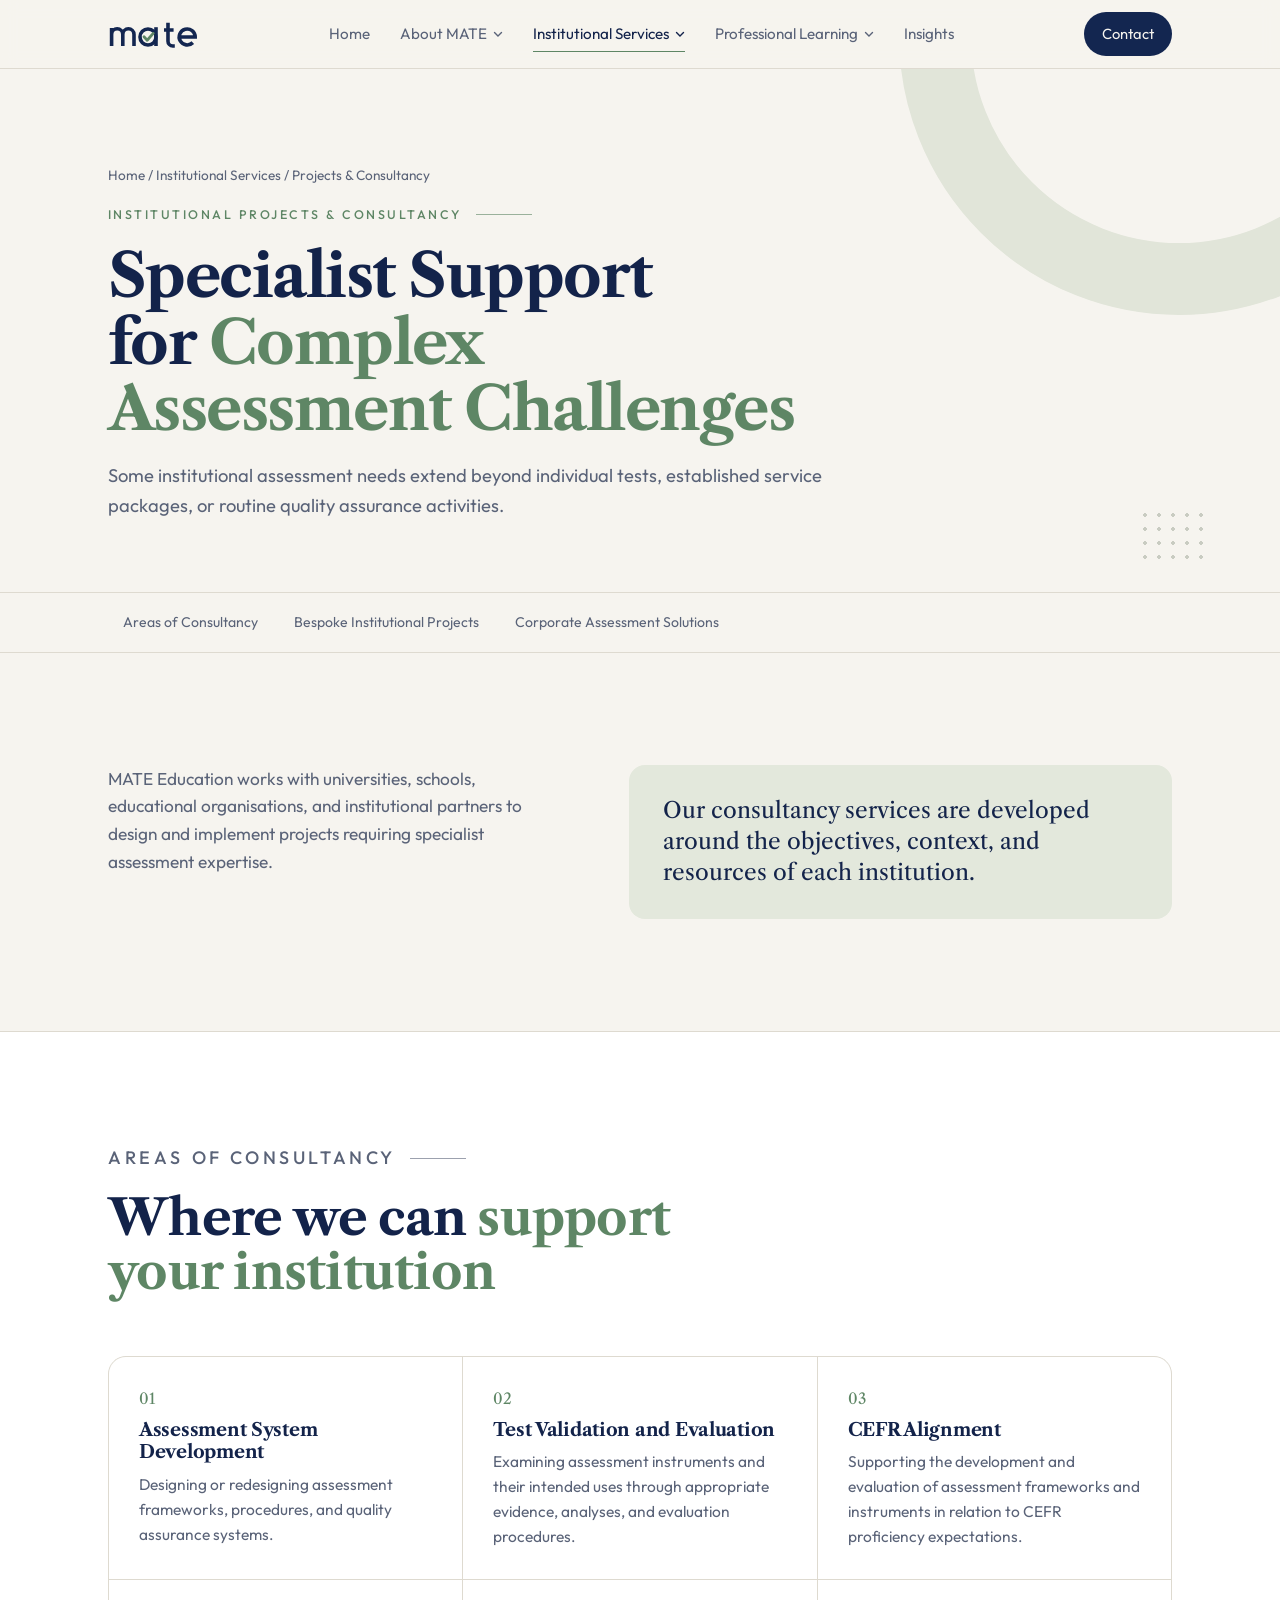
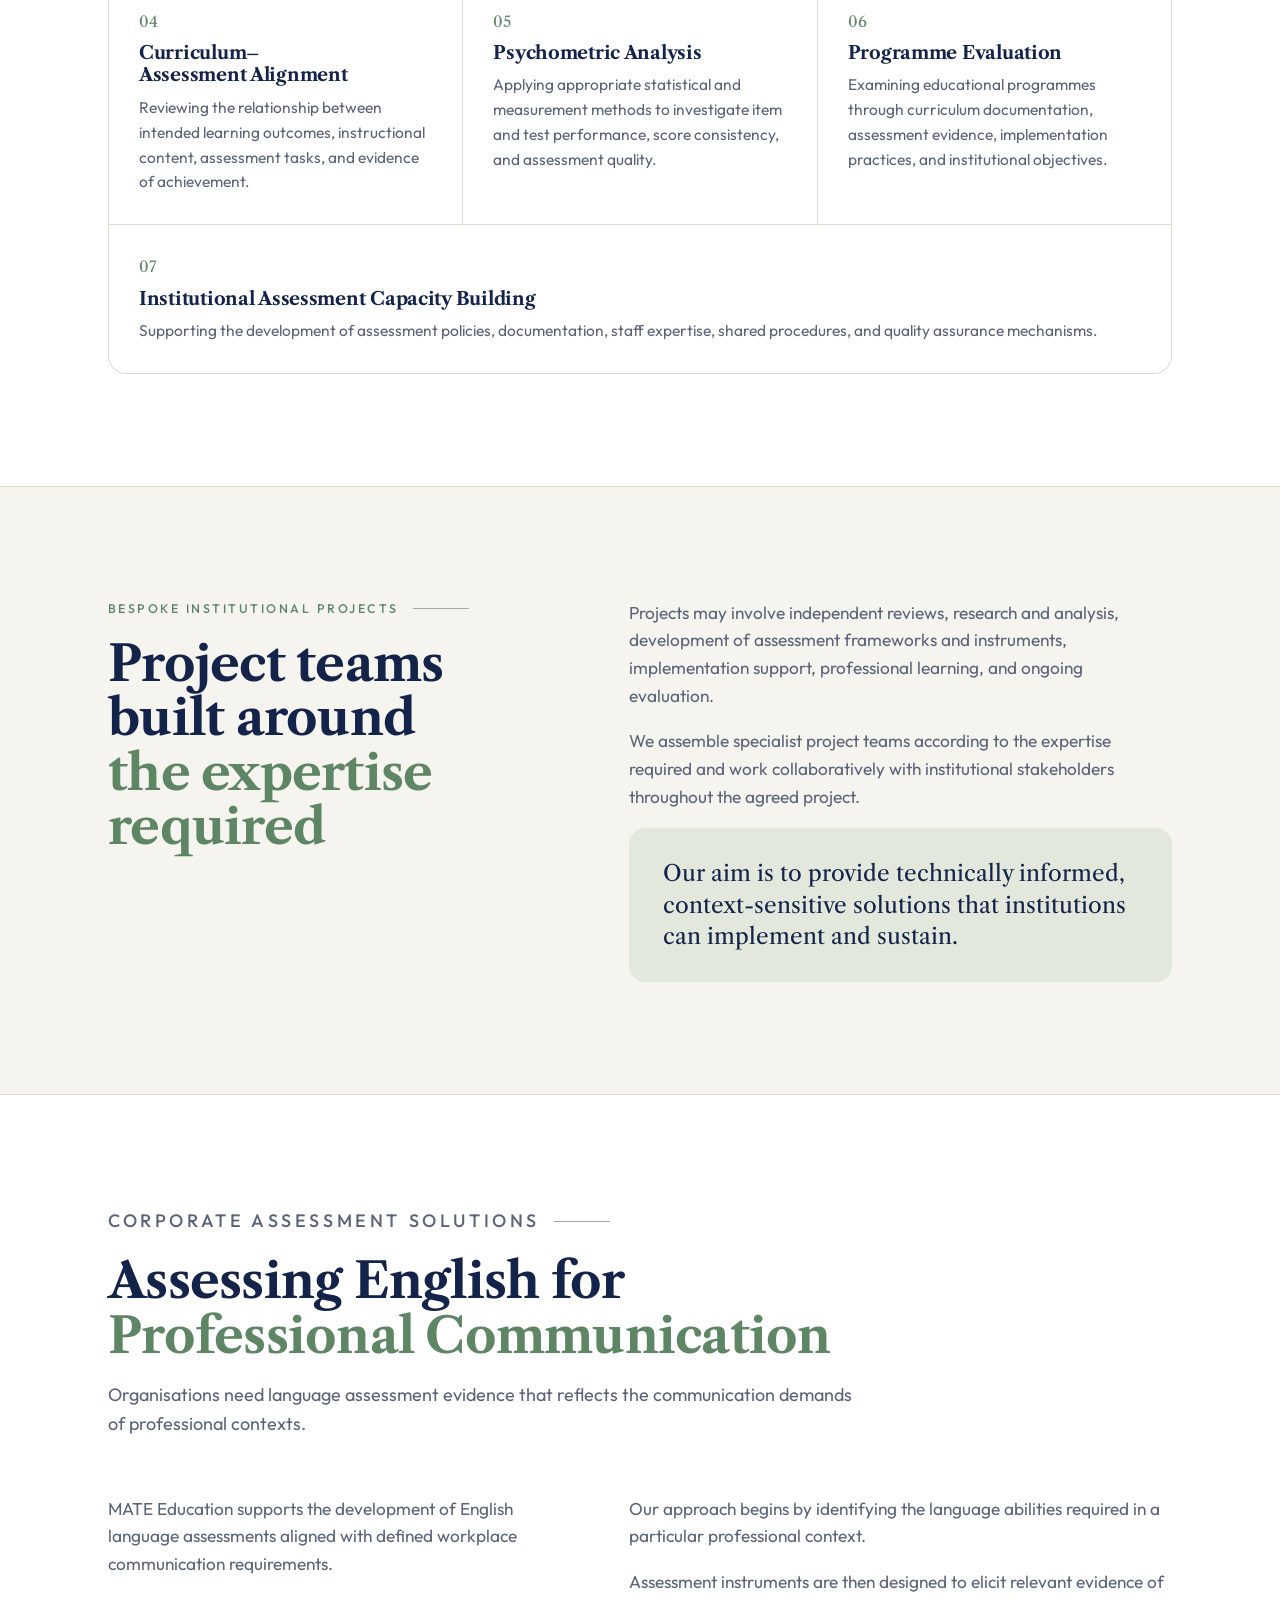
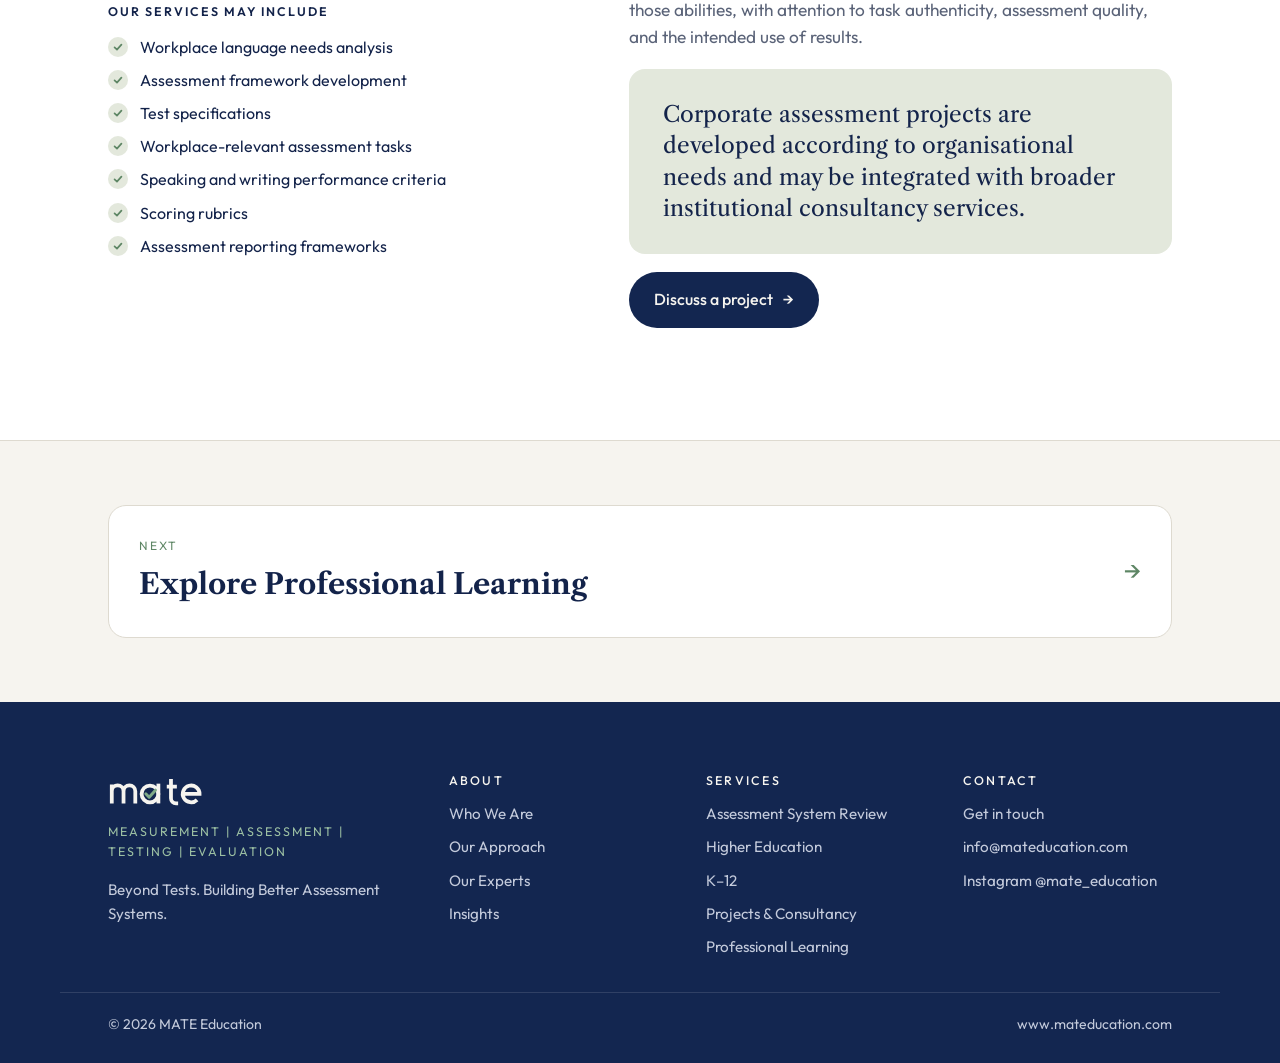
<file: consultancy.html>
<!DOCTYPE html>
<html lang="en">
<head>
<meta charset="utf-8">
<meta name="viewport" content="width=device-width, initial-scale=1, viewport-fit=cover">
<title>Institutional Projects & Consultancy | Mate Education</title>
<meta name="description" content="Specialist support for complex assessment challenges, from assessment system development and CEFR alignment to psychometric analysis, programme evaluation, and corporate English assessment.">
<meta property="og:title" content="Institutional Projects & Consultancy | Mate Education">
<meta property="og:description" content="Specialist support for complex assessment challenges, from assessment system development and CEFR alignment to psychometric analysis, programme evaluation, and corporate English assessment.">
<link rel="icon" href="data:image/svg+xml,%3Csvg xmlns=%27http://www.w3.org/2000/svg%27 viewBox=%270 0 64 64%27%3E%3Crect width=%2764%27 height=%2764%27 rx=%2714%27 fill=%27%23F6F4EF%27/%3E%3Ccircle cx=%2729%27 cy=%2734%27 r=%2716%27 fill=%27none%27 stroke=%27%23132650%27 stroke-width=%277%27/%3E%3Cpath d=%27M45 16v34%27 stroke=%27%23132650%27 stroke-width=%277%27/%3E%3Cpath d=%27M21 34l6 6 11-12%27 fill=%27none%27 stroke=%27%235E8665%27 stroke-width=%275.5%27 stroke-linecap=%27round%27 stroke-linejoin=%27round%27/%3E%3C/svg%3E">
<meta name="theme-color" content="#F6F4EF">
<link rel="preconnect" href="https://fonts.googleapis.com">
<link rel="preconnect" href="https://fonts.gstatic.com" crossorigin>
<link rel="stylesheet" href="https://fonts.googleapis.com/css2?family=Libre+Caslon+Text:ital,wght@0,400;0,700;1,400&family=Outfit:wght@300;400;500;600&display=swap">
<link rel="stylesheet" href="styles.css">
</head>
<body>
<header class="site-header">
  <div class="wrap nav">
    <a class="brand" href="index.html" aria-label="MATE Education home"><svg class="mark" viewBox="0 0 228 80" role="img" aria-label="mate"><g fill="none" stroke="currentColor" stroke-width="9"><path d="M9 70V25M9 41a14 14 0 0 1 28 0V70M37 41a14 14 0 0 1 28 0V70"/><circle cx="100" cy="47.5" r="20"/><path d="M120 23V70"/><path d="M150 12V58a12 12 0 0 0 12 12h5M140 30h24"/><path d="M178 47.5h40a20 20 0 1 0-5.9 14.1"/></g><path d="M90 47l8 8.5 15-17" fill="none" stroke="#5E8665" stroke-width="7" stroke-linecap="round" stroke-linejoin="round"/></svg></a>
    <nav aria-label="Main">
      <ul class="menu" id="menu">
        <li><a href="index.html">Home</a></li>
        <li>
          <button type="button" aria-expanded="false">About MATE <svg class="chev" viewBox="0 0 10 10" aria-hidden="true"><path d="M1.5 3.5 5 7l3.5-3.5" fill="none" stroke="currentColor" stroke-width="1.4" stroke-linecap="round"/></svg></button>
          <ul class="sub">
            <li><a href="about.html#who-we-are">Who We Are</a></li>
            <li><a href="about.html#our-approach">Our Approach</a></li>
            <li><a href="about.html#our-experts">Our Experts</a></li>
            <li><a href="about.html#founder">Our Founder</a></li>
          </ul>
        </li>
        <li>
          <button type="button" aria-expanded="false" aria-current="page">Institutional Services <svg class="chev" viewBox="0 0 10 10" aria-hidden="true"><path d="M1.5 3.5 5 7l3.5-3.5" fill="none" stroke="currentColor" stroke-width="1.4" stroke-linecap="round"/></svg></button>
          <ul class="sub">
            <li><a href="services.html">All Institutional Services<small>Overview</small></a></li>
            <li><a href="review.html">Assessment System Review<small>Understand where you are</small></a></li>
            <li><a href="higher-education.html">Higher Education Solutions<small>For universities</small></a></li>
            <li><a href="k12.html">K–12 Assessment Solutions<small>For schools and school groups</small></a></li>
            <li><a href="consultancy.html">Institutional Projects &amp; Consultancy<small>Specialist project support</small></a></li>
            <li><a href="consultancy.html#corporate">Corporate Assessment<small>English for professional communication</small></a></li>
          </ul>
        </li>
        <li>
          <button type="button" aria-expanded="false">Professional Learning <svg class="chev" viewBox="0 0 10 10" aria-hidden="true"><path d="M1.5 3.5 5 7l3.5-3.5" fill="none" stroke="currentColor" stroke-width="1.4" stroke-linecap="round"/></svg></button>
          <ul class="sub">
            <li><a href="professional-learning.html#certificates">Certificate Programmes</a></li>
            <li><a href="professional-learning.html#courses">Courses &amp; Workshops</a></li>
            <li><a href="professional-learning.html#bespoke">Bespoke Training</a></li>
            <li><a href="professional-learning.html#events">Events</a></li>
          </ul>
        </li>
        <li><a href="insights.html">Insights</a></li>
        <li class="mobile-cta"><a href="contact.html">Contact us</a></li>
      </ul>
    </nav>
    <a class="nav-cta" href="contact.html">Contact</a>
    <button class="burger" type="button" aria-label="Open menu" aria-expanded="false" aria-controls="menu"><span></span></button>
  </div>
</header>

<main>
  <section class="page-head">
    <span class="ring" aria-hidden="true"></span>
    <span class="dots" aria-hidden="true"></span>
    <div class="wrap">
      <p class="crumbs"><a href="index.html">Home</a> / <a href="services.html">Institutional Services</a> / Projects &amp; Consultancy</p>
      <p class="eyebrow">Institutional Projects &amp; Consultancy</p>
      <h1>Specialist Support for <span class="green">Complex Assessment Challenges</span></h1>
      <p class="lede">Some institutional assessment needs extend beyond individual tests, established service packages, or routine quality assurance activities.</p>
    </div>
  </section>

  <nav class="onpage" aria-label="On this page">
    <div class="wrap"><a href="#areas">Areas of Consultancy</a><a href="#bespoke">Bespoke Institutional Projects</a><a href="#corporate">Corporate Assessment Solutions</a></div>
  </nav>

  <section class="block">
    <div class="wrap split">
      <div class="prose">
        <p>MATE Education works with universities, schools, educational organisations, and institutional partners to design and implement projects requiring specialist assessment expertise.</p>
      </div>
      <p class="callout">Our consultancy services are developed around the objectives, context, and resources of each institution.</p>
    </div>
  </section>

  <section class="block alt" id="areas">
    <div class="wrap">
      <div class="head">
        <p class="eyebrow">Areas of Consultancy</p>
        <h2>Where we can <span class="green">support your institution</span></h2>
      </div>
      <div class="features three">
        <div><span class="tag-n">01</span><h3>Assessment System Development</h3><p>Designing or redesigning assessment frameworks, procedures, and quality assurance systems.</p></div>
        <div><span class="tag-n">02</span><h3>Test Validation and Evaluation</h3><p>Examining assessment instruments and their intended uses through appropriate evidence, analyses, and evaluation procedures.</p></div>
        <div><span class="tag-n">03</span><h3>CEFR Alignment</h3><p>Supporting the development and evaluation of assessment frameworks and instruments in relation to CEFR proficiency expectations.</p></div>
        <div><span class="tag-n">04</span><h3>Curriculum–Assessment Alignment</h3><p>Reviewing the relationship between intended learning outcomes, instructional content, assessment tasks, and evidence of achievement.</p></div>
        <div><span class="tag-n">05</span><h3>Psychometric Analysis</h3><p>Applying appropriate statistical and measurement methods to investigate item and test performance, score consistency, and assessment quality.</p></div>
        <div><span class="tag-n">06</span><h3>Programme Evaluation</h3><p>Examining educational programmes through curriculum documentation, assessment evidence, implementation practices, and institutional objectives.</p></div>
        <div><span class="tag-n">07</span><h3>Institutional Assessment Capacity Building</h3><p>Supporting the development of assessment policies, documentation, staff expertise, shared procedures, and quality assurance mechanisms.</p></div>
      </div>
    </div>
  </section>

  <section class="block" id="bespoke">
    <div class="wrap split">
      <div class="sticky-col">
        <p class="eyebrow">Bespoke Institutional Projects</p>
        <h2>Project teams built around <span class="green">the expertise required</span></h2>
      </div>
      <div class="prose">
        <p>Projects may involve independent reviews, research and analysis, development of assessment frameworks and instruments, implementation support, professional learning, and ongoing evaluation.</p>
        <p>We assemble specialist project teams according to the expertise required and work collaboratively with institutional stakeholders throughout the agreed project.</p>
        <p class="callout">Our aim is to provide technically informed, context-sensitive solutions that institutions can implement and sustain.</p>
      </div>
    </div>
  </section>

  <section class="block alt" id="corporate">
    <div class="wrap">
      <div class="head">
        <p class="eyebrow">Corporate Assessment Solutions</p>
        <h2>Assessing English for <span class="green">Professional Communication</span></h2>
        <p>Organisations need language assessment evidence that reflects the communication demands of professional contexts.</p>
      </div>
      <div class="split">
        <div class="prose">
          <p>MATE Education supports the development of English language assessments aligned with defined workplace communication requirements.</p>
          <p class="label">Our services may include</p>
          <ul class="ticks one">
            <li>Workplace language needs analysis</li><li>Assessment framework development</li><li>Test specifications</li><li>Workplace-relevant assessment tasks</li><li>Speaking and writing performance criteria</li><li>Scoring rubrics</li><li>Assessment reporting frameworks</li>
          </ul>
        </div>
        <div class="prose">
          <p>Our approach begins by identifying the language abilities required in a particular professional context.</p>
          <p>Assessment instruments are then designed to elicit relevant evidence of those abilities, with attention to task authenticity, assessment quality, and the intended use of results.</p>
          <p class="callout">Corporate assessment projects are developed according to organisational needs and may be integrated with broader institutional consultancy services.</p>
          <div class="btns"><a class="btn btn-primary" href="contact.html">Discuss a project</a></div>
        </div>
      </div>
    </div>
  </section>

  <section class="block" style="padding-block:clamp(40px,6vw,64px)">
    <div class="wrap"><a class="next-page" href="professional-learning.html"><span><small>Next</small><strong>Explore Professional Learning</strong></span></a></div>
  </section>
</main>

<footer class="site-footer">
  <div class="wrap foot-grid">
    <div class="foot-brand">
      <svg class="mark" viewBox="0 0 228 80" role="img" aria-label="mate"><g fill="none" stroke="currentColor" stroke-width="9"><path d="M9 70V25M9 41a14 14 0 0 1 28 0V70M37 41a14 14 0 0 1 28 0V70"/><circle cx="100" cy="47.5" r="20"/><path d="M120 23V70"/><path d="M150 12V58a12 12 0 0 0 12 12h5M140 30h24"/><path d="M178 47.5h40a20 20 0 1 0-5.9 14.1"/></g><path d="M90 47l8 8.5 15-17" fill="none" stroke="#7FAA88" stroke-width="7" stroke-linecap="round" stroke-linejoin="round"/></svg>
      <p class="acr">Measurement | Assessment | Testing | Evaluation</p>
      <p>Beyond Tests. Building Better Assessment Systems.</p>
    </div>
    <div>
      <h4>About</h4>
      <ul>
        <li><a href="about.html#who-we-are">Who We Are</a></li>
        <li><a href="about.html#our-approach">Our Approach</a></li>
        <li><a href="about.html#our-experts">Our Experts</a></li>
        <li><a href="insights.html">Insights</a></li>
      </ul>
    </div>
    <div>
      <h4>Services</h4>
      <ul>
        <li><a href="review.html">Assessment System Review</a></li>
        <li><a href="higher-education.html">Higher Education</a></li>
        <li><a href="k12.html">K–12</a></li>
        <li><a href="consultancy.html">Projects &amp; Consultancy</a></li>
        <li><a href="professional-learning.html">Professional Learning</a></li>
      </ul>
    </div>
    <div>
      <h4>Contact</h4>
      <ul>
        <li><a href="contact.html">Get in touch</a></li>
        <li>info@mateducation.com</li>
        <li><a href="https://www.instagram.com/mate_education/" target="_blank" rel="noopener">Instagram @mate_education</a></li>
      </ul>
    </div>
  </div>
  <div class="wrap foot-bottom"><span>© 2026 MATE Education</span><span>www.mateducation.com</span></div>
</footer>

<script>
(function(){
  var header=document.querySelector('.site-header');
  var burger=header.querySelector('.burger');
  burger.addEventListener('click',function(){
    var open=header.classList.toggle('nav-open');
    burger.setAttribute('aria-expanded',open);
    burger.setAttribute('aria-label',open?'Close menu':'Open menu');
  });
  header.querySelectorAll('.menu>li>button').forEach(function(btn){
    btn.addEventListener('click',function(){
      var li=btn.parentElement, open=!li.classList.contains('open');
      header.querySelectorAll('.menu>li.open').forEach(function(o){o.classList.remove('open');o.firstElementChild.setAttribute('aria-expanded','false');});
      if(open){li.classList.add('open');btn.setAttribute('aria-expanded','true');}
    });
  });
  document.addEventListener('click',function(e){
    if(!header.contains(e.target)) header.querySelectorAll('.menu>li.open').forEach(function(o){o.classList.remove('open');o.firstElementChild.setAttribute('aria-expanded','false');});
  });
  document.addEventListener('keydown',function(e){
    if(e.key==='Escape'){header.classList.remove('nav-open');header.querySelectorAll('.menu>li.open').forEach(function(o){o.classList.remove('open');});}
  });
  header.querySelectorAll('.menu a').forEach(function(a){a.addEventListener('click',function(){header.classList.remove('nav-open');});});
  var logo=document.getElementById('drawLogo');
  if(logo) logo.addEventListener('click',function(){
    logo.querySelectorAll('.ink,.tick,.pop').forEach(function(el){el.style.animation='none';void el.getBoundingClientRect();el.style.animation='';});
  });
  document.querySelectorAll('.copy').forEach(function(b){
    b.addEventListener('click',function(){
      var el=document.getElementById(b.dataset.copy),t=el.textContent;
      function sel(){var r=document.createRange();r.selectNodeContents(el);var s=getSelection();s.removeAllRanges();s.addRange(r);}
      if(navigator.clipboard&&navigator.clipboard.writeText){navigator.clipboard.writeText(t).then(function(){b.textContent='Copied';setTimeout(function(){b.textContent='Copy'},1600)},sel);}else sel();
    });
  });
})();
</script>
</body>
</html>
</file>
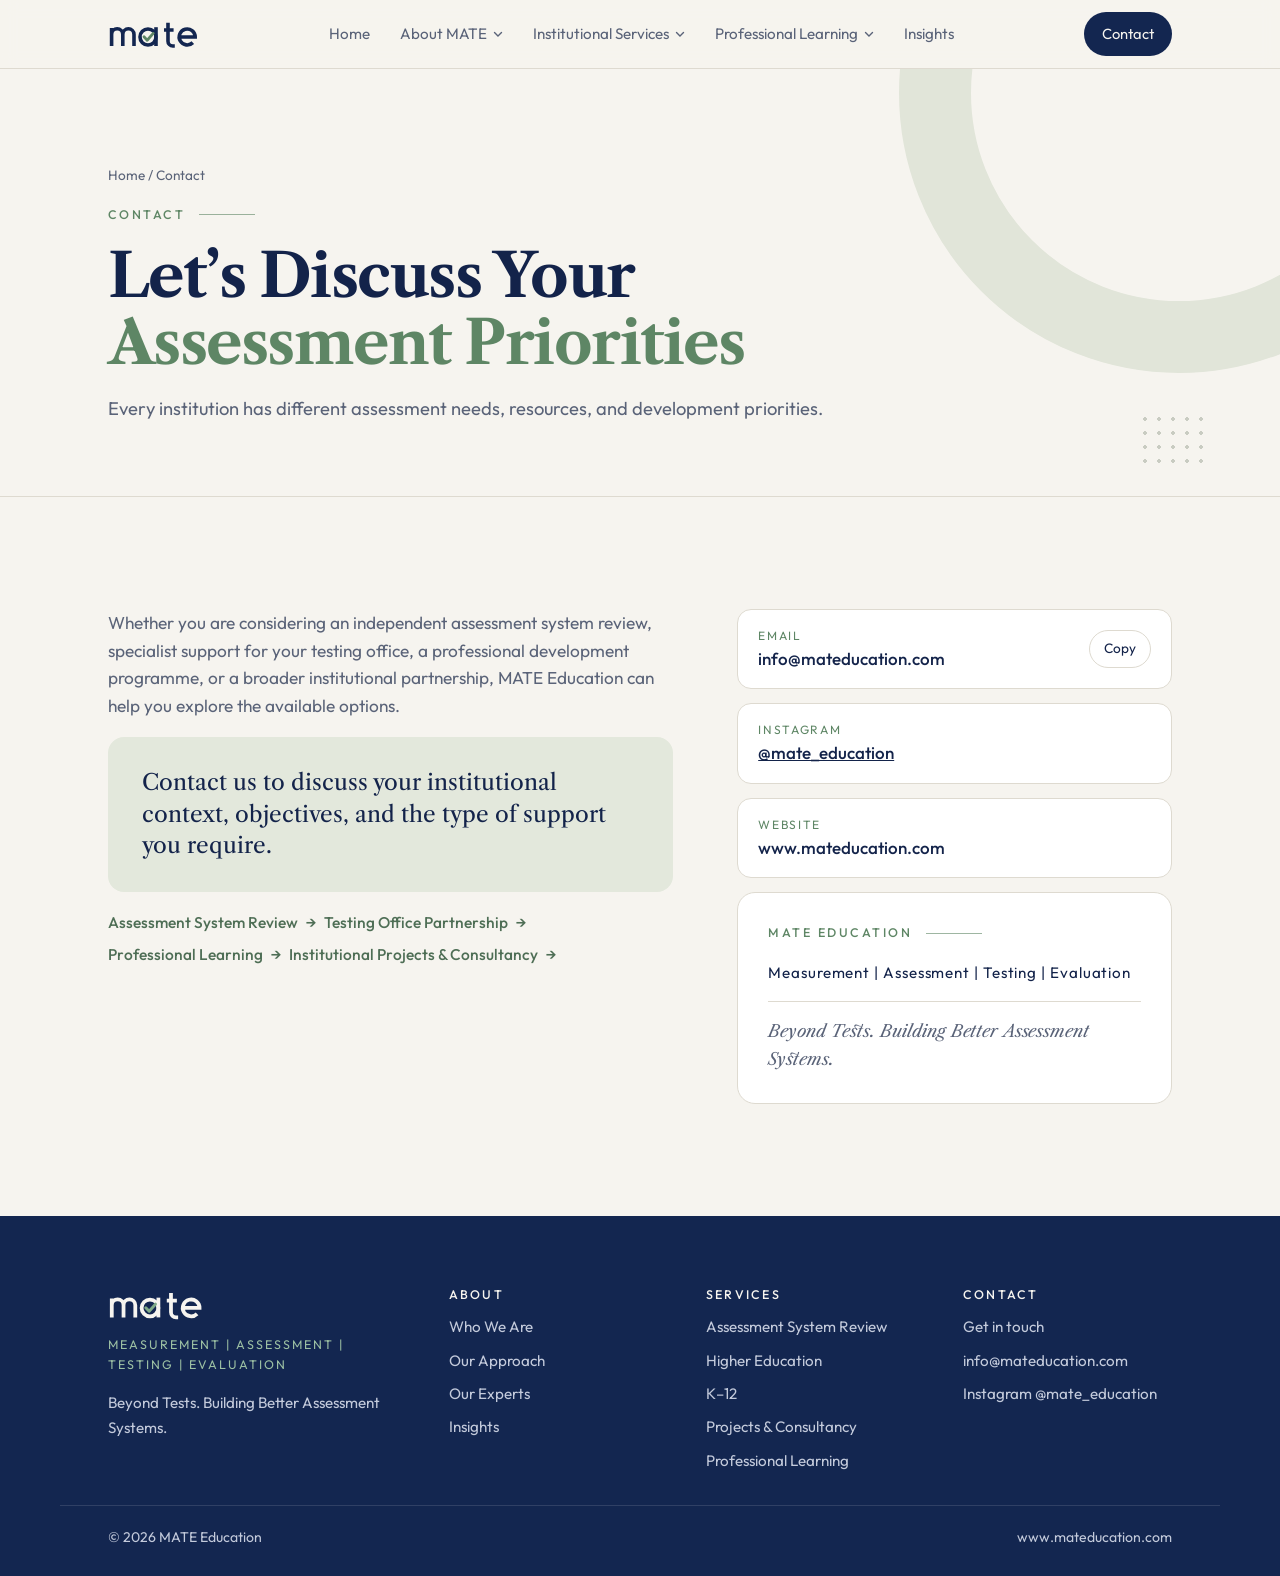
<file: contact.html>
<!DOCTYPE html>
<html lang="en">
<head>
<meta charset="utf-8">
<meta name="viewport" content="width=device-width, initial-scale=1, viewport-fit=cover">
<title>Contact | Mate Education</title>
<meta name="description" content="Let's discuss your assessment priorities. Contact MATE Education about assessment system reviews, testing office support, professional development, or institutional partnerships.">
<meta property="og:title" content="Contact | Mate Education">
<meta property="og:description" content="Let's discuss your assessment priorities. Contact MATE Education about assessment system reviews, testing office support, professional development, or institutional partnerships.">
<link rel="icon" href="data:image/svg+xml,%3Csvg xmlns=%27http://www.w3.org/2000/svg%27 viewBox=%270 0 64 64%27%3E%3Crect width=%2764%27 height=%2764%27 rx=%2714%27 fill=%27%23F6F4EF%27/%3E%3Ccircle cx=%2729%27 cy=%2734%27 r=%2716%27 fill=%27none%27 stroke=%27%23132650%27 stroke-width=%277%27/%3E%3Cpath d=%27M45 16v34%27 stroke=%27%23132650%27 stroke-width=%277%27/%3E%3Cpath d=%27M21 34l6 6 11-12%27 fill=%27none%27 stroke=%27%235E8665%27 stroke-width=%275.5%27 stroke-linecap=%27round%27 stroke-linejoin=%27round%27/%3E%3C/svg%3E">
<meta name="theme-color" content="#F6F4EF">
<link rel="preconnect" href="https://fonts.googleapis.com">
<link rel="preconnect" href="https://fonts.gstatic.com" crossorigin>
<link rel="stylesheet" href="https://fonts.googleapis.com/css2?family=Libre+Caslon+Text:ital,wght@0,400;0,700;1,400&family=Outfit:wght@300;400;500;600&display=swap">
<link rel="stylesheet" href="styles.css">
</head>
<body>
<header class="site-header">
  <div class="wrap nav">
    <a class="brand" href="index.html" aria-label="MATE Education home"><svg class="mark" viewBox="0 0 228 80" role="img" aria-label="mate"><g fill="none" stroke="currentColor" stroke-width="9"><path d="M9 70V25M9 41a14 14 0 0 1 28 0V70M37 41a14 14 0 0 1 28 0V70"/><circle cx="100" cy="47.5" r="20"/><path d="M120 23V70"/><path d="M150 12V58a12 12 0 0 0 12 12h5M140 30h24"/><path d="M178 47.5h40a20 20 0 1 0-5.9 14.1"/></g><path d="M90 47l8 8.5 15-17" fill="none" stroke="#5E8665" stroke-width="7" stroke-linecap="round" stroke-linejoin="round"/></svg></a>
    <nav aria-label="Main">
      <ul class="menu" id="menu">
        <li><a href="index.html">Home</a></li>
        <li>
          <button type="button" aria-expanded="false">About MATE <svg class="chev" viewBox="0 0 10 10" aria-hidden="true"><path d="M1.5 3.5 5 7l3.5-3.5" fill="none" stroke="currentColor" stroke-width="1.4" stroke-linecap="round"/></svg></button>
          <ul class="sub">
            <li><a href="about.html#who-we-are">Who We Are</a></li>
            <li><a href="about.html#our-approach">Our Approach</a></li>
            <li><a href="about.html#our-experts">Our Experts</a></li>
            <li><a href="about.html#founder">Our Founder</a></li>
          </ul>
        </li>
        <li>
          <button type="button" aria-expanded="false">Institutional Services <svg class="chev" viewBox="0 0 10 10" aria-hidden="true"><path d="M1.5 3.5 5 7l3.5-3.5" fill="none" stroke="currentColor" stroke-width="1.4" stroke-linecap="round"/></svg></button>
          <ul class="sub">
            <li><a href="services.html">All Institutional Services<small>Overview</small></a></li>
            <li><a href="review.html">Assessment System Review<small>Understand where you are</small></a></li>
            <li><a href="higher-education.html">Higher Education Solutions<small>For universities</small></a></li>
            <li><a href="k12.html">K–12 Assessment Solutions<small>For schools and school groups</small></a></li>
            <li><a href="consultancy.html">Institutional Projects &amp; Consultancy<small>Specialist project support</small></a></li>
            <li><a href="consultancy.html#corporate">Corporate Assessment<small>English for professional communication</small></a></li>
          </ul>
        </li>
        <li>
          <button type="button" aria-expanded="false">Professional Learning <svg class="chev" viewBox="0 0 10 10" aria-hidden="true"><path d="M1.5 3.5 5 7l3.5-3.5" fill="none" stroke="currentColor" stroke-width="1.4" stroke-linecap="round"/></svg></button>
          <ul class="sub">
            <li><a href="professional-learning.html#certificates">Certificate Programmes</a></li>
            <li><a href="professional-learning.html#courses">Courses &amp; Workshops</a></li>
            <li><a href="professional-learning.html#bespoke">Bespoke Training</a></li>
            <li><a href="professional-learning.html#events">Events</a></li>
          </ul>
        </li>
        <li><a href="insights.html">Insights</a></li>
        <li class="mobile-cta"><a href="contact.html">Contact us</a></li>
      </ul>
    </nav>
    <a class="nav-cta" href="contact.html">Contact</a>
    <button class="burger" type="button" aria-label="Open menu" aria-expanded="false" aria-controls="menu"><span></span></button>
  </div>
</header>

<main>
  <section class="page-head">
    <span class="ring" aria-hidden="true"></span>
    <span class="dots" aria-hidden="true"></span>
    <div class="wrap">
      <p class="crumbs"><a href="index.html">Home</a> / Contact</p>
      <p class="eyebrow">Contact</p>
      <h1>Let’s Discuss Your <span class="green">Assessment Priorities</span></h1>
      <p class="lede">Every institution has different assessment needs, resources, and development priorities.</p>
    </div>
  </section>

  <section class="block">
    <div class="wrap cta-grid" style="align-items:start">
      <div class="prose">
        <p>Whether you are considering an independent assessment system review, specialist support for your testing office, a professional development programme, or a broader institutional partnership, MATE Education can help you explore the available options.</p>
        <p class="callout">Contact us to discuss your institutional context, objectives, and the type of support you require.</p>
        <div class="topics" aria-label="Ways we can help">
          <a class="link-arrow" href="review.html">Assessment System Review</a>
          <a class="link-arrow" href="higher-education.html#partnership">Testing Office Partnership</a>
          <a class="link-arrow" href="professional-learning.html">Professional Learning</a>
          <a class="link-arrow" href="consultancy.html">Institutional Projects &amp; Consultancy</a>
        </div>
      </div>
      <div class="cta-side">
        <div class="contact-line"><div><small>Email</small><strong id="em">info@mateducation.com</strong></div><button class="copy" type="button" data-copy="em">Copy</button></div>
        <div class="contact-line"><div><small>Instagram</small><strong><a href="https://www.instagram.com/mate_education/" target="_blank" rel="noopener">@mate_education</a></strong></div></div>
        <div class="contact-line"><div><small>Website</small><strong>www.mateducation.com</strong></div></div>
        <div class="acronym" style="box-shadow:none">
          <p class="eyebrow">MATE Education</p>
          <p style="font-size:.95rem;letter-spacing:.06em">Measurement | Assessment | Testing | Evaluation</p>
          <p class="foot">Beyond Tests. Building Better Assessment Systems.</p>
        </div>
      </div>
    </div>
  </section>
</main>

<footer class="site-footer">
  <div class="wrap foot-grid">
    <div class="foot-brand">
      <svg class="mark" viewBox="0 0 228 80" role="img" aria-label="mate"><g fill="none" stroke="currentColor" stroke-width="9"><path d="M9 70V25M9 41a14 14 0 0 1 28 0V70M37 41a14 14 0 0 1 28 0V70"/><circle cx="100" cy="47.5" r="20"/><path d="M120 23V70"/><path d="M150 12V58a12 12 0 0 0 12 12h5M140 30h24"/><path d="M178 47.5h40a20 20 0 1 0-5.9 14.1"/></g><path d="M90 47l8 8.5 15-17" fill="none" stroke="#7FAA88" stroke-width="7" stroke-linecap="round" stroke-linejoin="round"/></svg>
      <p class="acr">Measurement | Assessment | Testing | Evaluation</p>
      <p>Beyond Tests. Building Better Assessment Systems.</p>
    </div>
    <div>
      <h4>About</h4>
      <ul>
        <li><a href="about.html#who-we-are">Who We Are</a></li>
        <li><a href="about.html#our-approach">Our Approach</a></li>
        <li><a href="about.html#our-experts">Our Experts</a></li>
        <li><a href="insights.html">Insights</a></li>
      </ul>
    </div>
    <div>
      <h4>Services</h4>
      <ul>
        <li><a href="review.html">Assessment System Review</a></li>
        <li><a href="higher-education.html">Higher Education</a></li>
        <li><a href="k12.html">K–12</a></li>
        <li><a href="consultancy.html">Projects &amp; Consultancy</a></li>
        <li><a href="professional-learning.html">Professional Learning</a></li>
      </ul>
    </div>
    <div>
      <h4>Contact</h4>
      <ul>
        <li><a href="contact.html">Get in touch</a></li>
        <li>info@mateducation.com</li>
        <li><a href="https://www.instagram.com/mate_education/" target="_blank" rel="noopener">Instagram @mate_education</a></li>
      </ul>
    </div>
  </div>
  <div class="wrap foot-bottom"><span>© 2026 MATE Education</span><span>www.mateducation.com</span></div>
</footer>

<script>
(function(){
  var header=document.querySelector('.site-header');
  var burger=header.querySelector('.burger');
  burger.addEventListener('click',function(){
    var open=header.classList.toggle('nav-open');
    burger.setAttribute('aria-expanded',open);
    burger.setAttribute('aria-label',open?'Close menu':'Open menu');
  });
  header.querySelectorAll('.menu>li>button').forEach(function(btn){
    btn.addEventListener('click',function(){
      var li=btn.parentElement, open=!li.classList.contains('open');
      header.querySelectorAll('.menu>li.open').forEach(function(o){o.classList.remove('open');o.firstElementChild.setAttribute('aria-expanded','false');});
      if(open){li.classList.add('open');btn.setAttribute('aria-expanded','true');}
    });
  });
  document.addEventListener('click',function(e){
    if(!header.contains(e.target)) header.querySelectorAll('.menu>li.open').forEach(function(o){o.classList.remove('open');o.firstElementChild.setAttribute('aria-expanded','false');});
  });
  document.addEventListener('keydown',function(e){
    if(e.key==='Escape'){header.classList.remove('nav-open');header.querySelectorAll('.menu>li.open').forEach(function(o){o.classList.remove('open');});}
  });
  header.querySelectorAll('.menu a').forEach(function(a){a.addEventListener('click',function(){header.classList.remove('nav-open');});});
  var logo=document.getElementById('drawLogo');
  if(logo) logo.addEventListener('click',function(){
    logo.querySelectorAll('.ink,.tick,.pop').forEach(function(el){el.style.animation='none';void el.getBoundingClientRect();el.style.animation='';});
  });
  document.querySelectorAll('.copy').forEach(function(b){
    b.addEventListener('click',function(){
      var el=document.getElementById(b.dataset.copy),t=el.textContent;
      function sel(){var r=document.createRange();r.selectNodeContents(el);var s=getSelection();s.removeAllRanges();s.addRange(r);}
      if(navigator.clipboard&&navigator.clipboard.writeText){navigator.clipboard.writeText(t).then(function(){b.textContent='Copied';setTimeout(function(){b.textContent='Copy'},1600)},sel);}else sel();
    });
  });
})();
</script>
</body>
</html>
</file>
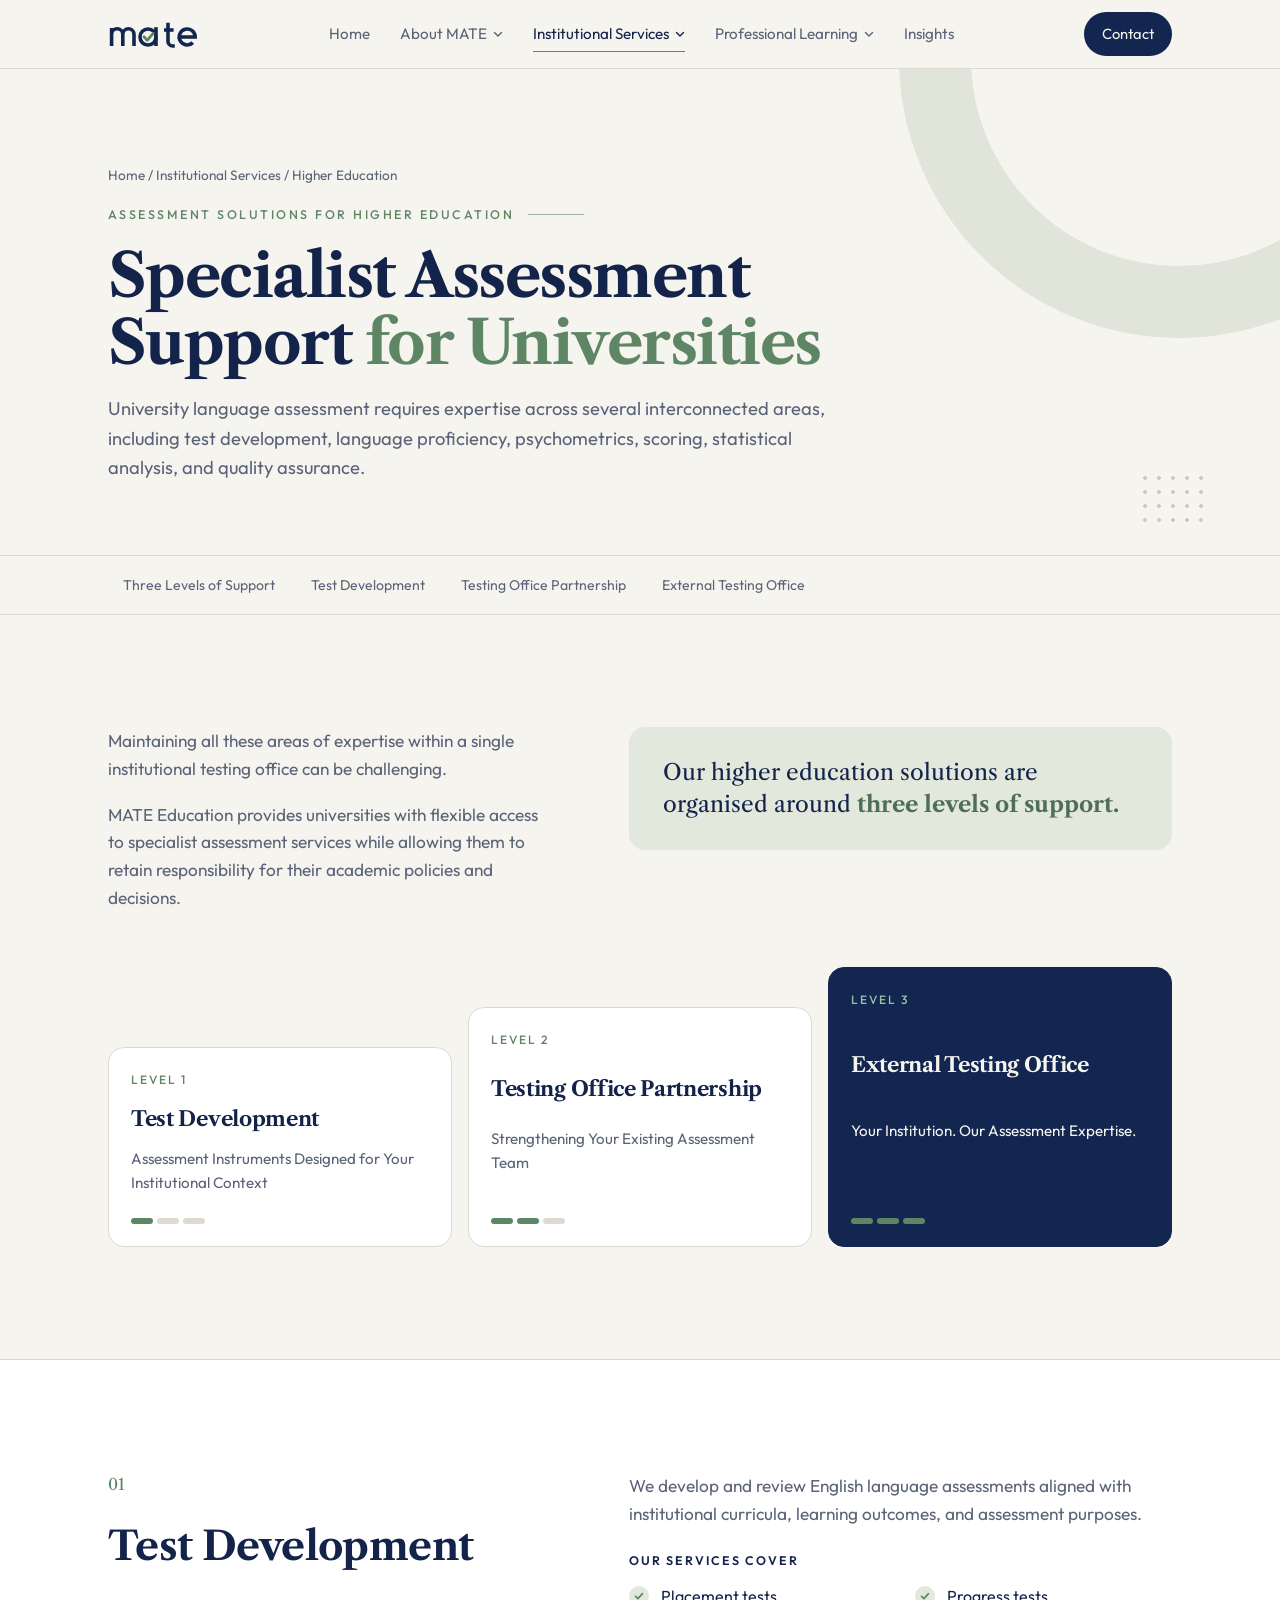
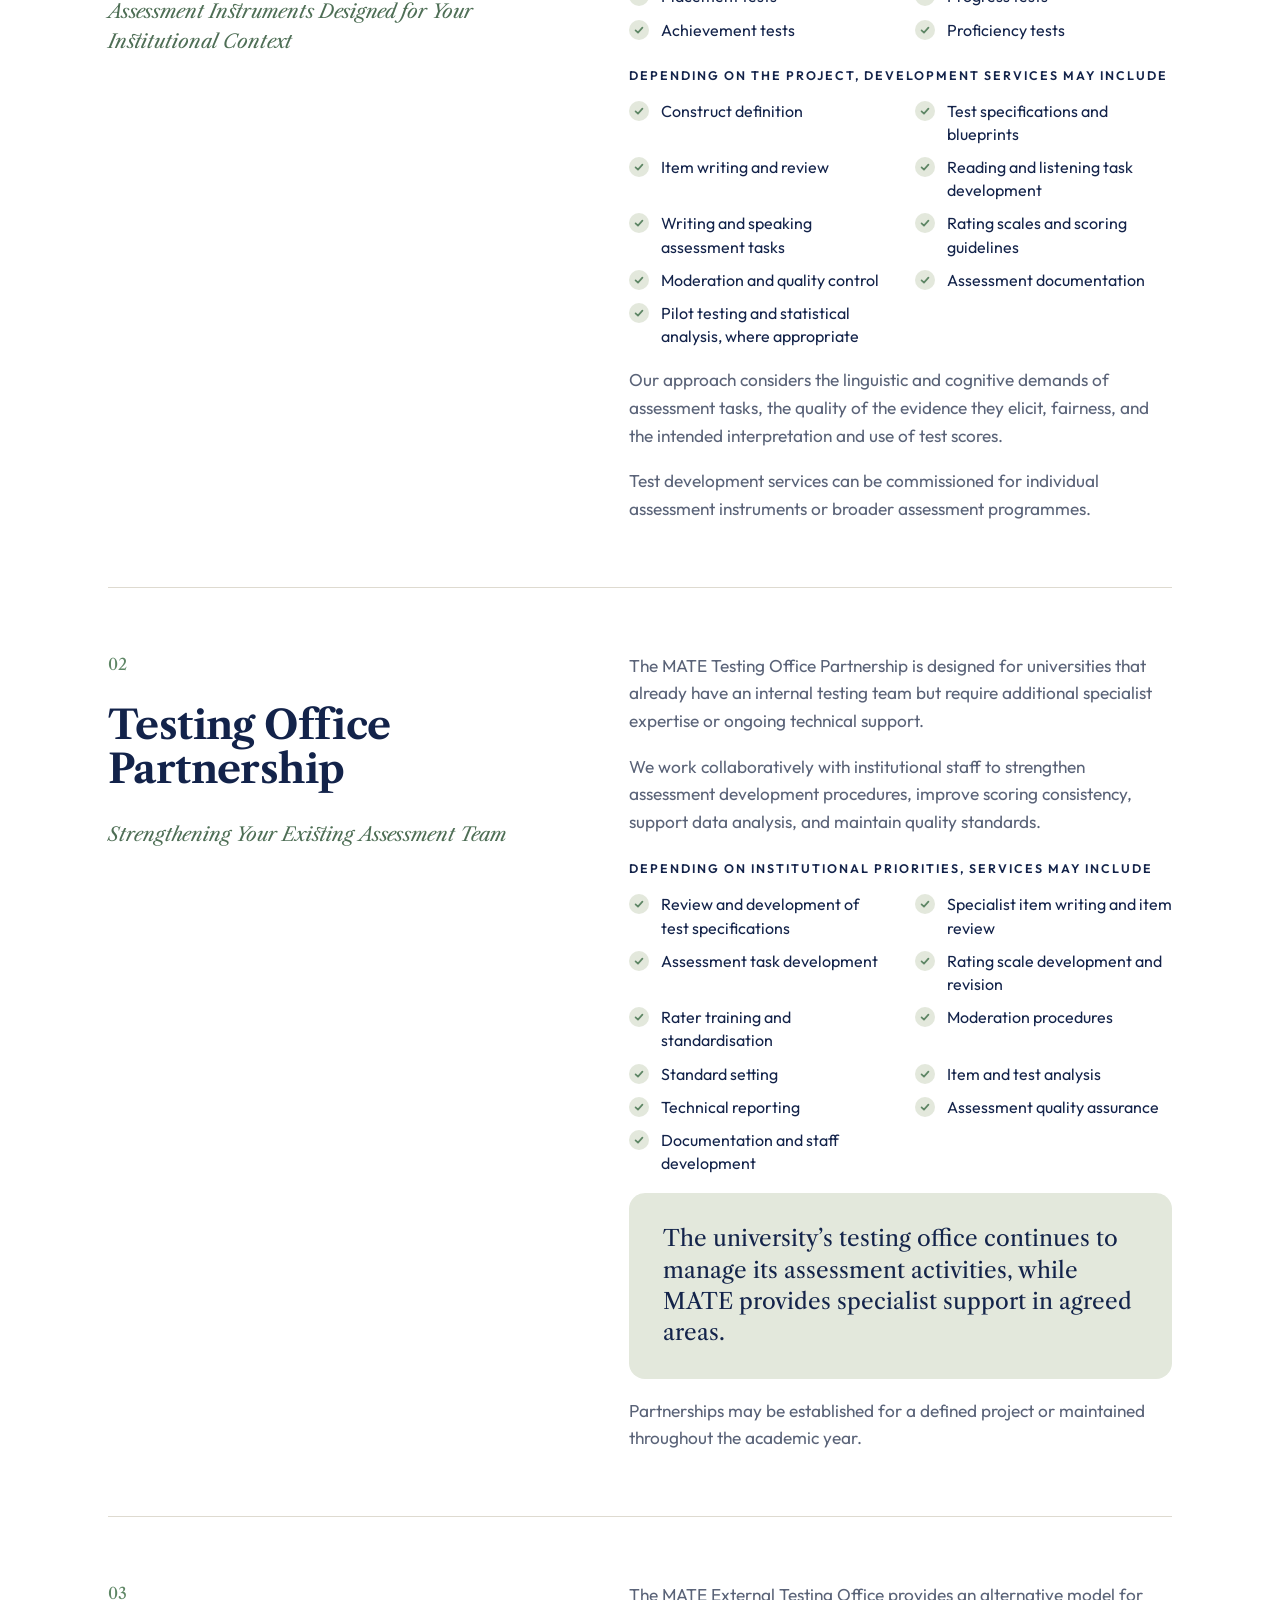
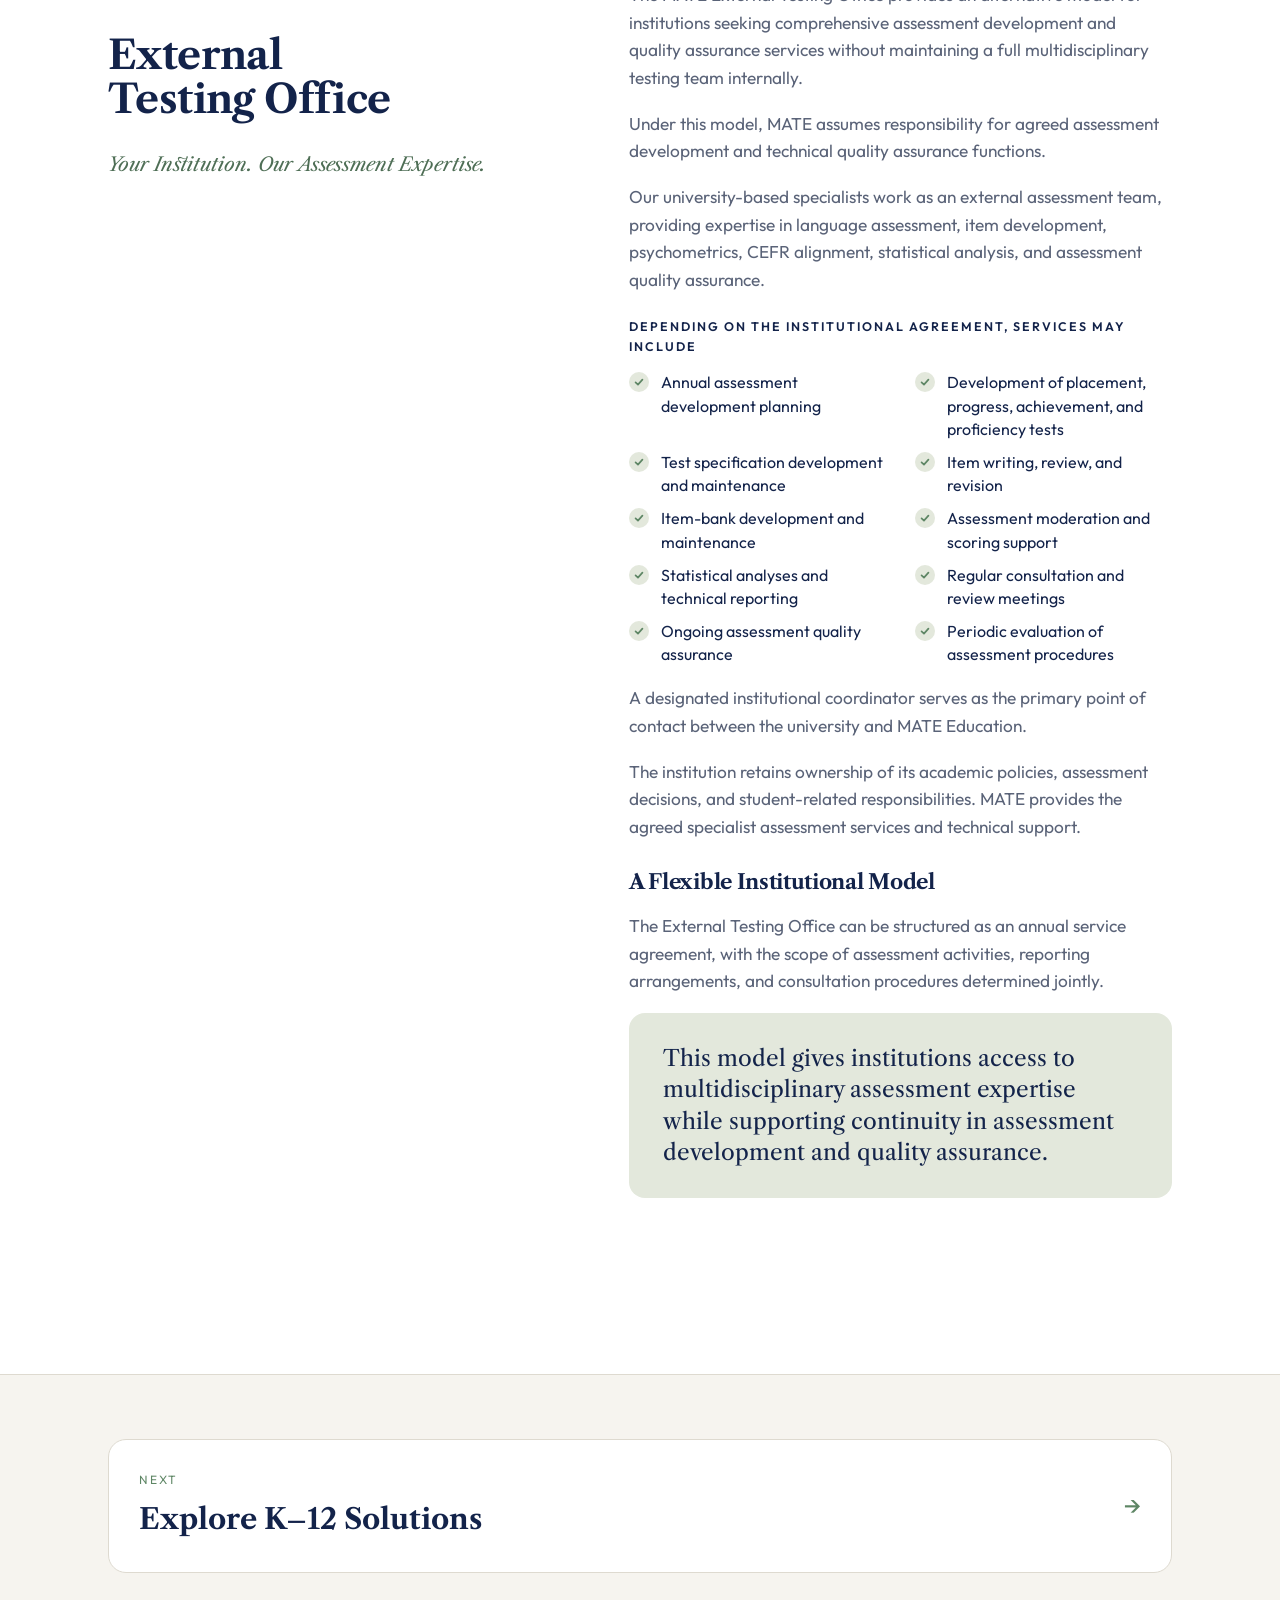
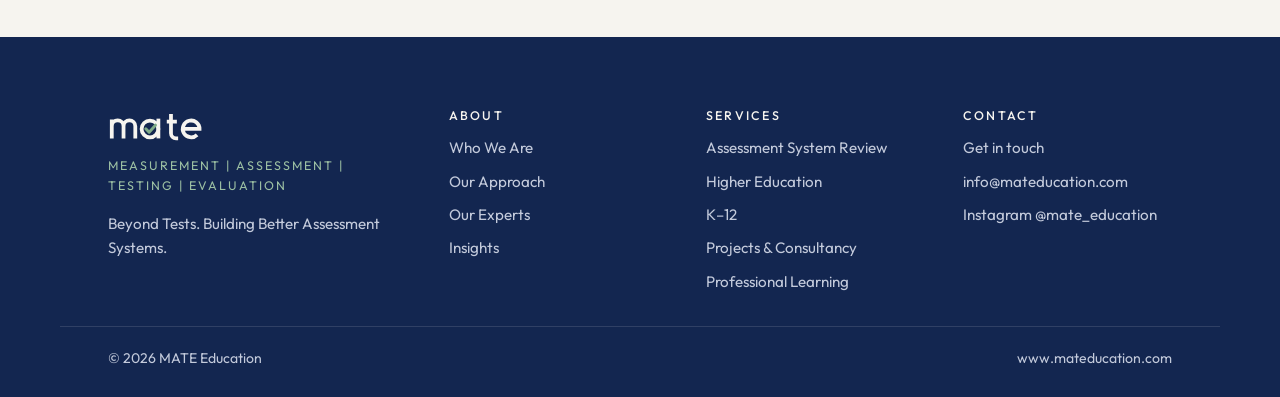
<file: higher-education.html>
<!DOCTYPE html>
<html lang="en">
<head>
<meta charset="utf-8">
<meta name="viewport" content="width=device-width, initial-scale=1, viewport-fit=cover">
<title>Higher Education Solutions | Mate Education</title>
<meta name="description" content="Specialist assessment support for universities: test development, testing office partnership, and an external testing office model.">
<meta property="og:title" content="Higher Education Solutions | Mate Education">
<meta property="og:description" content="Specialist assessment support for universities: test development, testing office partnership, and an external testing office model.">
<link rel="icon" href="data:image/svg+xml,%3Csvg xmlns=%27http://www.w3.org/2000/svg%27 viewBox=%270 0 64 64%27%3E%3Crect width=%2764%27 height=%2764%27 rx=%2714%27 fill=%27%23F6F4EF%27/%3E%3Ccircle cx=%2729%27 cy=%2734%27 r=%2716%27 fill=%27none%27 stroke=%27%23132650%27 stroke-width=%277%27/%3E%3Cpath d=%27M45 16v34%27 stroke=%27%23132650%27 stroke-width=%277%27/%3E%3Cpath d=%27M21 34l6 6 11-12%27 fill=%27none%27 stroke=%27%235E8665%27 stroke-width=%275.5%27 stroke-linecap=%27round%27 stroke-linejoin=%27round%27/%3E%3C/svg%3E">
<meta name="theme-color" content="#F6F4EF">
<link rel="preconnect" href="https://fonts.googleapis.com">
<link rel="preconnect" href="https://fonts.gstatic.com" crossorigin>
<link rel="stylesheet" href="https://fonts.googleapis.com/css2?family=Libre+Caslon+Text:ital,wght@0,400;0,700;1,400&family=Outfit:wght@300;400;500;600&display=swap">
<link rel="stylesheet" href="styles.css">
</head>
<body>
<header class="site-header">
  <div class="wrap nav">
    <a class="brand" href="index.html" aria-label="MATE Education home"><svg class="mark" viewBox="0 0 228 80" role="img" aria-label="mate"><g fill="none" stroke="currentColor" stroke-width="9"><path d="M9 70V25M9 41a14 14 0 0 1 28 0V70M37 41a14 14 0 0 1 28 0V70"/><circle cx="100" cy="47.5" r="20"/><path d="M120 23V70"/><path d="M150 12V58a12 12 0 0 0 12 12h5M140 30h24"/><path d="M178 47.5h40a20 20 0 1 0-5.9 14.1"/></g><path d="M90 47l8 8.5 15-17" fill="none" stroke="#5E8665" stroke-width="7" stroke-linecap="round" stroke-linejoin="round"/></svg></a>
    <nav aria-label="Main">
      <ul class="menu" id="menu">
        <li><a href="index.html">Home</a></li>
        <li>
          <button type="button" aria-expanded="false">About MATE <svg class="chev" viewBox="0 0 10 10" aria-hidden="true"><path d="M1.5 3.5 5 7l3.5-3.5" fill="none" stroke="currentColor" stroke-width="1.4" stroke-linecap="round"/></svg></button>
          <ul class="sub">
            <li><a href="about.html#who-we-are">Who We Are</a></li>
            <li><a href="about.html#our-approach">Our Approach</a></li>
            <li><a href="about.html#our-experts">Our Experts</a></li>
            <li><a href="about.html#founder">Our Founder</a></li>
          </ul>
        </li>
        <li>
          <button type="button" aria-expanded="false" aria-current="page">Institutional Services <svg class="chev" viewBox="0 0 10 10" aria-hidden="true"><path d="M1.5 3.5 5 7l3.5-3.5" fill="none" stroke="currentColor" stroke-width="1.4" stroke-linecap="round"/></svg></button>
          <ul class="sub">
            <li><a href="services.html">All Institutional Services<small>Overview</small></a></li>
            <li><a href="review.html">Assessment System Review<small>Understand where you are</small></a></li>
            <li><a href="higher-education.html">Higher Education Solutions<small>For universities</small></a></li>
            <li><a href="k12.html">K–12 Assessment Solutions<small>For schools and school groups</small></a></li>
            <li><a href="consultancy.html">Institutional Projects &amp; Consultancy<small>Specialist project support</small></a></li>
            <li><a href="consultancy.html#corporate">Corporate Assessment<small>English for professional communication</small></a></li>
          </ul>
        </li>
        <li>
          <button type="button" aria-expanded="false">Professional Learning <svg class="chev" viewBox="0 0 10 10" aria-hidden="true"><path d="M1.5 3.5 5 7l3.5-3.5" fill="none" stroke="currentColor" stroke-width="1.4" stroke-linecap="round"/></svg></button>
          <ul class="sub">
            <li><a href="professional-learning.html#certificates">Certificate Programmes</a></li>
            <li><a href="professional-learning.html#courses">Courses &amp; Workshops</a></li>
            <li><a href="professional-learning.html#bespoke">Bespoke Training</a></li>
            <li><a href="professional-learning.html#events">Events</a></li>
          </ul>
        </li>
        <li><a href="insights.html">Insights</a></li>
        <li class="mobile-cta"><a href="contact.html">Contact us</a></li>
      </ul>
    </nav>
    <a class="nav-cta" href="contact.html">Contact</a>
    <button class="burger" type="button" aria-label="Open menu" aria-expanded="false" aria-controls="menu"><span></span></button>
  </div>
</header>

<main>
  <section class="page-head">
    <span class="ring" aria-hidden="true"></span>
    <span class="dots" aria-hidden="true"></span>
    <div class="wrap">
      <p class="crumbs"><a href="index.html">Home</a> / <a href="services.html">Institutional Services</a> / Higher Education</p>
      <p class="eyebrow">Assessment Solutions for Higher Education</p>
      <h1>Specialist Assessment Support <span class="green">for Universities</span></h1>
      <p class="lede">University language assessment requires expertise across several interconnected areas, including test development, language proficiency, psychometrics, scoring, statistical analysis, and quality assurance.</p>
    </div>
  </section>

  <nav class="onpage" aria-label="On this page">
    <div class="wrap"><a href="#levels">Three Levels of Support</a><a href="#test-development">Test Development</a><a href="#partnership">Testing Office Partnership</a><a href="#external">External Testing Office</a></div>
  </nav>

  <section class="block" id="levels">
    <div class="wrap">
      <div class="split" style="margin-bottom:clamp(36px,5vw,56px)">
        <div class="prose">
          <p>Maintaining all these areas of expertise within a single institutional testing office can be challenging.</p>
          <p>MATE Education provides universities with flexible access to specialist assessment services while allowing them to retain responsibility for their academic policies and decisions.</p>
        </div>
        <p class="callout">Our higher education solutions are organised around <strong>three levels of support.</strong></p>
      </div>
      <div class="ladder">
        <a href="#test-development"><span class="lv">Level 1</span><h3>Test Development</h3><p>Assessment Instruments Designed for Your Institutional Context</p><span class="bar" aria-hidden="true"><i class="on"></i><i></i><i></i></span></a>
        <a href="#partnership"><span class="lv">Level 2</span><h3>Testing Office Partnership</h3><p>Strengthening Your Existing Assessment Team</p><span class="bar" aria-hidden="true"><i class="on"></i><i class="on"></i><i></i></span></a>
        <a href="#external"><span class="lv">Level 3</span><h3>External Testing Office</h3><p>Your Institution. Our Assessment Expertise.</p><span class="bar" aria-hidden="true"><i class="on"></i><i class="on"></i><i class="on"></i></span></a>
      </div>
    </div>
  </section>

  <section class="block alt">
    <div class="wrap">

      <div class="sub-block" id="test-development">
        <div class="split">
          <div class="sticky-col">
            <span class="num">01</span>
            <h2>Test Development</h2>
            <p class="kicker">Assessment Instruments Designed for Your Institutional Context</p>
          </div>
          <div class="prose">
            <p>We develop and review English language assessments aligned with institutional curricula, learning outcomes, and assessment purposes.</p>
            <p class="label">Our services cover</p>
            <ul class="ticks"><li>Placement tests</li><li>Progress tests</li><li>Achievement tests</li><li>Proficiency tests</li></ul>
            <p class="label">Depending on the project, development services may include</p>
            <ul class="ticks">
              <li>Construct definition</li><li>Test specifications and blueprints</li><li>Item writing and review</li><li>Reading and listening task development</li><li>Writing and speaking assessment tasks</li><li>Rating scales and scoring guidelines</li><li>Moderation and quality control</li><li>Assessment documentation</li><li>Pilot testing and statistical analysis, where appropriate</li>
            </ul>
            <p>Our approach considers the linguistic and cognitive demands of assessment tasks, the quality of the evidence they elicit, fairness, and the intended interpretation and use of test scores.</p>
            <p>Test development services can be commissioned for individual assessment instruments or broader assessment programmes.</p>
          </div>
        </div>
      </div>

      <div class="sub-block" id="partnership">
        <div class="split">
          <div class="sticky-col">
            <span class="num">02</span>
            <h2>Testing Office Partnership</h2>
            <p class="kicker">Strengthening Your Existing Assessment Team</p>
          </div>
          <div class="prose">
            <p>The MATE Testing Office Partnership is designed for universities that already have an internal testing team but require additional specialist expertise or ongoing technical support.</p>
            <p>We work collaboratively with institutional staff to strengthen assessment development procedures, improve scoring consistency, support data analysis, and maintain quality standards.</p>
            <p class="label">Depending on institutional priorities, services may include</p>
            <ul class="ticks">
              <li>Review and development of test specifications</li><li>Specialist item writing and item review</li><li>Assessment task development</li><li>Rating scale development and revision</li><li>Rater training and standardisation</li><li>Moderation procedures</li><li>Standard setting</li><li>Item and test analysis</li><li>Technical reporting</li><li>Assessment quality assurance</li><li>Documentation and staff development</li>
            </ul>
            <p class="callout">The university’s testing office continues to manage its assessment activities, while MATE provides specialist support in agreed areas.</p>
            <p>Partnerships may be established for a defined project or maintained throughout the academic year.</p>
          </div>
        </div>
      </div>

      <div class="sub-block" id="external">
        <div class="split">
          <div class="sticky-col">
            <span class="num">03</span>
            <h2>External Testing Office</h2>
            <p class="kicker">Your Institution. Our Assessment Expertise.</p>
          </div>
          <div class="prose">
            <p>The MATE External Testing Office provides an alternative model for institutions seeking comprehensive assessment development and quality assurance services without maintaining a full multidisciplinary testing team internally.</p>
            <p>Under this model, MATE assumes responsibility for agreed assessment development and technical quality assurance functions.</p>
            <p>Our university-based specialists work as an external assessment team, providing expertise in language assessment, item development, psychometrics, CEFR alignment, statistical analysis, and assessment quality assurance.</p>
            <p class="label">Depending on the institutional agreement, services may include</p>
            <ul class="ticks">
              <li>Annual assessment development planning</li><li>Development of placement, progress, achievement, and proficiency tests</li><li>Test specification development and maintenance</li><li>Item writing, review, and revision</li><li>Item-bank development and maintenance</li><li>Assessment moderation and scoring support</li><li>Statistical analyses and technical reporting</li><li>Regular consultation and review meetings</li><li>Ongoing assessment quality assurance</li><li>Periodic evaluation of assessment procedures</li>
            </ul>
            <p>A designated institutional coordinator serves as the primary point of contact between the university and MATE Education.</p>
            <p>The institution retains ownership of its academic policies, assessment decisions, and student-related responsibilities. MATE provides the agreed specialist assessment services and technical support.</p>
            <h3 style="margin-top:10px">A Flexible Institutional Model</h3>
            <p>The External Testing Office can be structured as an annual service agreement, with the scope of assessment activities, reporting arrangements, and consultation procedures determined jointly.</p>
            <p class="callout">This model gives institutions access to multidisciplinary assessment expertise while supporting continuity in assessment development and quality assurance.</p>
          </div>
        </div>
      </div>

    </div>
  </section>

  <section class="block" style="padding-block:clamp(40px,6vw,64px)">
    <div class="wrap"><a class="next-page" href="k12.html"><span><small>Next</small><strong>Explore K–12 Solutions</strong></span></a></div>
  </section>
</main>

<footer class="site-footer">
  <div class="wrap foot-grid">
    <div class="foot-brand">
      <svg class="mark" viewBox="0 0 228 80" role="img" aria-label="mate"><g fill="none" stroke="currentColor" stroke-width="9"><path d="M9 70V25M9 41a14 14 0 0 1 28 0V70M37 41a14 14 0 0 1 28 0V70"/><circle cx="100" cy="47.5" r="20"/><path d="M120 23V70"/><path d="M150 12V58a12 12 0 0 0 12 12h5M140 30h24"/><path d="M178 47.5h40a20 20 0 1 0-5.9 14.1"/></g><path d="M90 47l8 8.5 15-17" fill="none" stroke="#7FAA88" stroke-width="7" stroke-linecap="round" stroke-linejoin="round"/></svg>
      <p class="acr">Measurement | Assessment | Testing | Evaluation</p>
      <p>Beyond Tests. Building Better Assessment Systems.</p>
    </div>
    <div>
      <h4>About</h4>
      <ul>
        <li><a href="about.html#who-we-are">Who We Are</a></li>
        <li><a href="about.html#our-approach">Our Approach</a></li>
        <li><a href="about.html#our-experts">Our Experts</a></li>
        <li><a href="insights.html">Insights</a></li>
      </ul>
    </div>
    <div>
      <h4>Services</h4>
      <ul>
        <li><a href="review.html">Assessment System Review</a></li>
        <li><a href="higher-education.html">Higher Education</a></li>
        <li><a href="k12.html">K–12</a></li>
        <li><a href="consultancy.html">Projects &amp; Consultancy</a></li>
        <li><a href="professional-learning.html">Professional Learning</a></li>
      </ul>
    </div>
    <div>
      <h4>Contact</h4>
      <ul>
        <li><a href="contact.html">Get in touch</a></li>
        <li>info@mateducation.com</li>
        <li><a href="https://www.instagram.com/mate_education/" target="_blank" rel="noopener">Instagram @mate_education</a></li>
      </ul>
    </div>
  </div>
  <div class="wrap foot-bottom"><span>© 2026 MATE Education</span><span>www.mateducation.com</span></div>
</footer>

<script>
(function(){
  var header=document.querySelector('.site-header');
  var burger=header.querySelector('.burger');
  burger.addEventListener('click',function(){
    var open=header.classList.toggle('nav-open');
    burger.setAttribute('aria-expanded',open);
    burger.setAttribute('aria-label',open?'Close menu':'Open menu');
  });
  header.querySelectorAll('.menu>li>button').forEach(function(btn){
    btn.addEventListener('click',function(){
      var li=btn.parentElement, open=!li.classList.contains('open');
      header.querySelectorAll('.menu>li.open').forEach(function(o){o.classList.remove('open');o.firstElementChild.setAttribute('aria-expanded','false');});
      if(open){li.classList.add('open');btn.setAttribute('aria-expanded','true');}
    });
  });
  document.addEventListener('click',function(e){
    if(!header.contains(e.target)) header.querySelectorAll('.menu>li.open').forEach(function(o){o.classList.remove('open');o.firstElementChild.setAttribute('aria-expanded','false');});
  });
  document.addEventListener('keydown',function(e){
    if(e.key==='Escape'){header.classList.remove('nav-open');header.querySelectorAll('.menu>li.open').forEach(function(o){o.classList.remove('open');});}
  });
  header.querySelectorAll('.menu a').forEach(function(a){a.addEventListener('click',function(){header.classList.remove('nav-open');});});
  var logo=document.getElementById('drawLogo');
  if(logo) logo.addEventListener('click',function(){
    logo.querySelectorAll('.ink,.tick,.pop').forEach(function(el){el.style.animation='none';void el.getBoundingClientRect();el.style.animation='';});
  });
  document.querySelectorAll('.copy').forEach(function(b){
    b.addEventListener('click',function(){
      var el=document.getElementById(b.dataset.copy),t=el.textContent;
      function sel(){var r=document.createRange();r.selectNodeContents(el);var s=getSelection();s.removeAllRanges();s.addRange(r);}
      if(navigator.clipboard&&navigator.clipboard.writeText){navigator.clipboard.writeText(t).then(function(){b.textContent='Copied';setTimeout(function(){b.textContent='Copy'},1600)},sel);}else sel();
    });
  });
})();
</script>
</body>
</html>
</file>
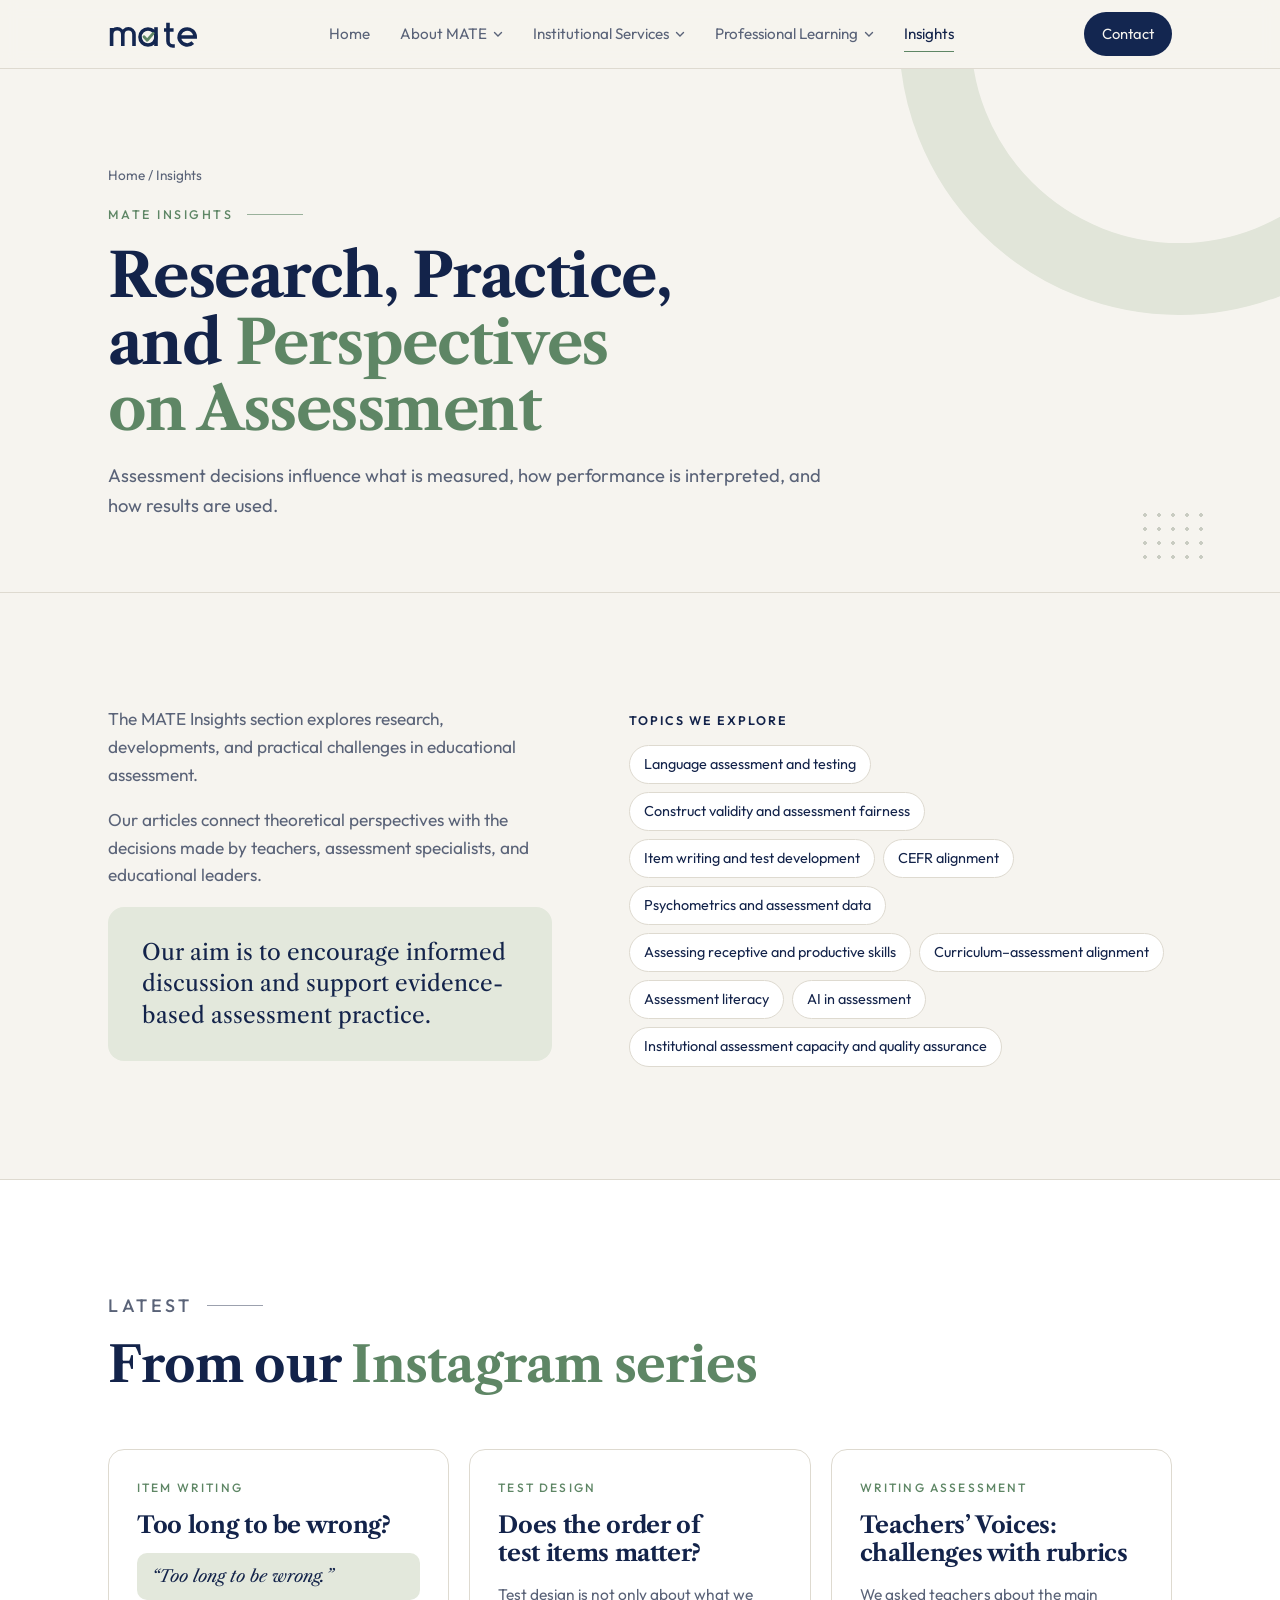
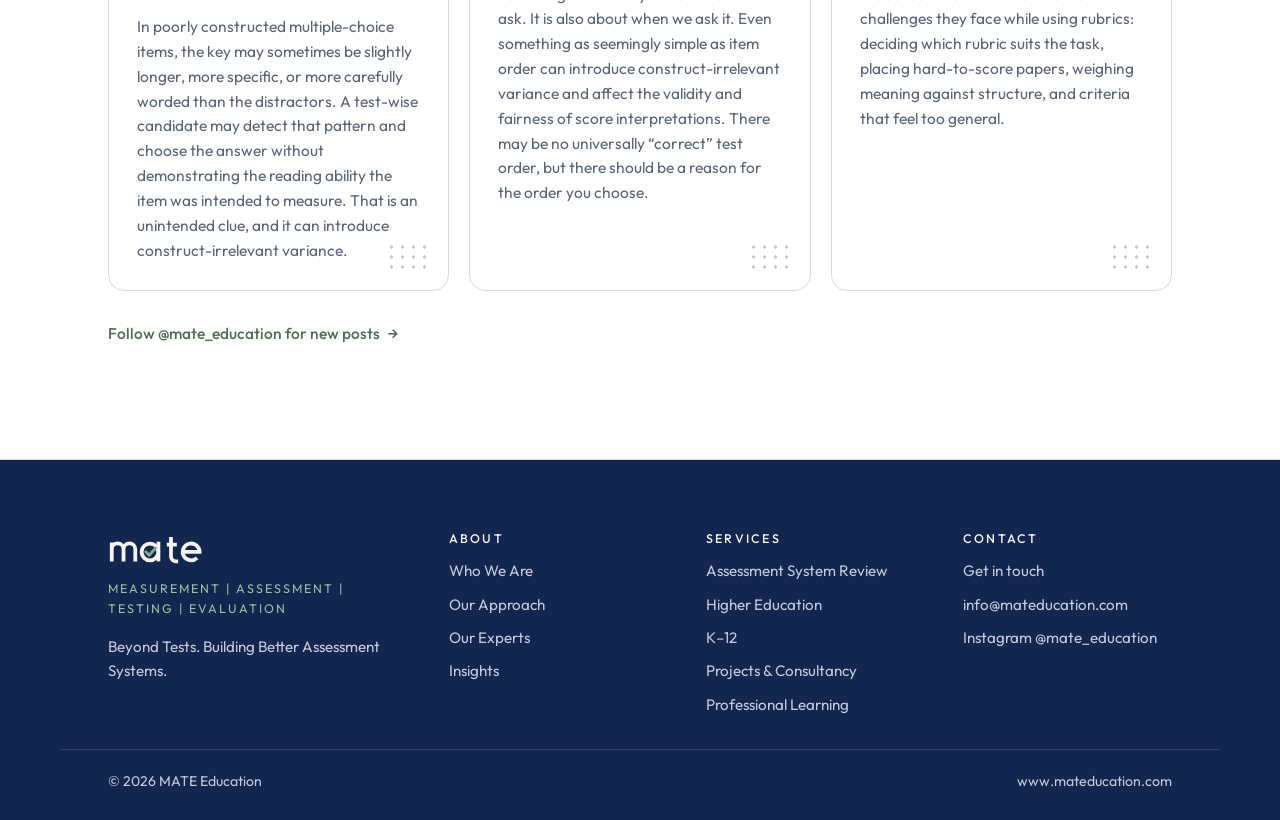
<file: insights.html>
<!DOCTYPE html>
<html lang="en">
<head>
<meta charset="utf-8">
<meta name="viewport" content="width=device-width, initial-scale=1, viewport-fit=cover">
<title>Insights | Mate Education</title>
<meta name="description" content="Research, practice, and perspectives on assessment from MATE Education.">
<meta property="og:title" content="Insights | Mate Education">
<meta property="og:description" content="Research, practice, and perspectives on assessment from MATE Education.">
<link rel="icon" href="data:image/svg+xml,%3Csvg xmlns=%27http://www.w3.org/2000/svg%27 viewBox=%270 0 64 64%27%3E%3Crect width=%2764%27 height=%2764%27 rx=%2714%27 fill=%27%23F6F4EF%27/%3E%3Ccircle cx=%2729%27 cy=%2734%27 r=%2716%27 fill=%27none%27 stroke=%27%23132650%27 stroke-width=%277%27/%3E%3Cpath d=%27M45 16v34%27 stroke=%27%23132650%27 stroke-width=%277%27/%3E%3Cpath d=%27M21 34l6 6 11-12%27 fill=%27none%27 stroke=%27%235E8665%27 stroke-width=%275.5%27 stroke-linecap=%27round%27 stroke-linejoin=%27round%27/%3E%3C/svg%3E">
<meta name="theme-color" content="#F6F4EF">
<link rel="preconnect" href="https://fonts.googleapis.com">
<link rel="preconnect" href="https://fonts.gstatic.com" crossorigin>
<link rel="stylesheet" href="https://fonts.googleapis.com/css2?family=Libre+Caslon+Text:ital,wght@0,400;0,700;1,400&family=Outfit:wght@300;400;500;600&display=swap">
<link rel="stylesheet" href="styles.css">
<style>
/* ===== Latest on Instagram (auto-updating) ===== */
.ig-latest{margin-top:clamp(48px,6vw,72px);padding-top:clamp(36px,5vw,52px);border-top:1px solid var(--line)}
.ig-top{display:flex;justify-content:space-between;align-items:flex-end;gap:16px;flex-wrap:wrap;margin-bottom:26px}
.ig-top h3{font-size:clamp(1.5rem,2.6vw,2rem)}
.ig-handle{display:inline-flex;align-items:center;gap:10px;font-size:.95rem;color:var(--muted);text-decoration:none}
.ig-handle svg{width:20px;height:20px;color:var(--sage)}
.ig-grid{display:grid;grid-template-columns:repeat(3,minmax(0,1fr));gap:20px}
.ig-card{display:flex;flex-direction:column;background:var(--surface);border:1px solid var(--line);border-radius:16px;overflow:hidden;text-decoration:none;color:inherit;min-width:0;transition:transform .35s ease,box-shadow .35s ease,border-color .35s ease}
.ig-media{position:relative;aspect-ratio:4/5;background:var(--sage-soft);overflow:hidden}
.ig-media img{width:100%;height:100%;object-fit:cover;display:block;transition:transform .6s cubic-bezier(.2,.7,.2,1)}
.ig-type{position:absolute;top:12px;right:12px;width:30px;height:30px;border-radius:50%;background:rgba(246,244,239,.92);display:grid;place-items:center;color:var(--navy)}
.ig-type svg{width:15px;height:15px}
.ig-body{padding:18px 20px 20px;display:flex;flex-direction:column;gap:10px;flex:1}
.ig-go{margin-top:auto}
.ig-date{font-size:.75rem;letter-spacing:.16em;text-transform:uppercase;color:var(--sage);font-weight:500}
.ig-cap{color:var(--muted);font-size:.95rem;line-height:1.5;display:-webkit-box;-webkit-line-clamp:3;-webkit-box-orient:vertical;overflow:hidden}
.ig-go{color:var(--sage-deep);font-weight:500;font-size:.92rem}
.ig-go::after{content:" →";display:inline-block;transition:transform .3s ease}
/* loading placeholders */
.ig-card.is-loading .ig-media{background:linear-gradient(100deg,var(--sage-soft) 30%,#EEF1EA 50%,var(--sage-soft) 70%);background-size:300% 100%;animation:ig-shine 1.6s ease-in-out infinite}
.ig-card.is-loading .ig-line{height:10px;border-radius:5px;background:var(--sage-soft)}
@keyframes ig-shine{to{background-position:-100% 0}}
/* preview-only placeholder art */
.ig-ph{position:absolute;inset:0;display:grid;place-items:center;text-align:center;padding:24px;font-family:var(--serif);color:var(--navy);font-size:1.05rem;line-height:1.35}
.ig-ph::before{content:"";position:absolute;width:150%;aspect-ratio:1;border-radius:50%;border:42px solid rgba(255,255,255,.55);right:-80%;top:-70%}
.ig-ph span{position:relative;max-width:16ch}
.ig-ph small{display:block;font-family:var(--sans);font-size:.72rem;letter-spacing:.18em;text-transform:uppercase;color:var(--sage);margin-bottom:10px}
.ig-note{margin-top:16px;font-size:.85rem;color:var(--muted);font-style:italic}
@media (hover:hover) and (pointer:fine){
  .ig-card:hover{transform:translateY(-4px);box-shadow:0 22px 40px -28px rgba(19,35,74,.45);border-color:var(--sage)}
  .ig-card:hover .ig-media img{transform:scale(1.04)}
  .ig-card:hover .ig-go::after{transform:translateX(4px)}
}
@media (max-width:900px){.ig-grid{grid-template-columns:1fr 1fr}.ig-grid>*:nth-child(3){display:none}}
@media (max-width:560px){.ig-grid{grid-template-columns:1fr}.ig-grid>*:nth-child(3){display:flex}}
@media (prefers-reduced-motion:reduce){.ig-card.is-loading .ig-media{animation:none}}
</style>
</head>
<body>
<header class="site-header">
  <div class="wrap nav">
    <a class="brand" href="index.html" aria-label="MATE Education home"><svg class="mark" viewBox="0 0 228 80" role="img" aria-label="mate"><g fill="none" stroke="currentColor" stroke-width="9"><path d="M9 70V25M9 41a14 14 0 0 1 28 0V70M37 41a14 14 0 0 1 28 0V70"/><circle cx="100" cy="47.5" r="20"/><path d="M120 23V70"/><path d="M150 12V58a12 12 0 0 0 12 12h5M140 30h24"/><path d="M178 47.5h40a20 20 0 1 0-5.9 14.1"/></g><path d="M90 47l8 8.5 15-17" fill="none" stroke="#5E8665" stroke-width="7" stroke-linecap="round" stroke-linejoin="round"/></svg></a>
    <nav aria-label="Main">
      <ul class="menu" id="menu">
        <li><a href="index.html">Home</a></li>
        <li>
          <button type="button" aria-expanded="false">About MATE <svg class="chev" viewBox="0 0 10 10" aria-hidden="true"><path d="M1.5 3.5 5 7l3.5-3.5" fill="none" stroke="currentColor" stroke-width="1.4" stroke-linecap="round"/></svg></button>
          <ul class="sub">
            <li><a href="about.html#who-we-are">Who We Are</a></li>
            <li><a href="about.html#our-approach">Our Approach</a></li>
            <li><a href="about.html#our-experts">Our Experts</a></li>
            <li><a href="about.html#founder">Our Founder</a></li>
          </ul>
        </li>
        <li>
          <button type="button" aria-expanded="false">Institutional Services <svg class="chev" viewBox="0 0 10 10" aria-hidden="true"><path d="M1.5 3.5 5 7l3.5-3.5" fill="none" stroke="currentColor" stroke-width="1.4" stroke-linecap="round"/></svg></button>
          <ul class="sub">
            <li><a href="services.html">All Institutional Services<small>Overview</small></a></li>
            <li><a href="review.html">Assessment System Review<small>Understand where you are</small></a></li>
            <li><a href="higher-education.html">Higher Education Solutions<small>For universities</small></a></li>
            <li><a href="k12.html">K–12 Assessment Solutions<small>For schools and school groups</small></a></li>
            <li><a href="consultancy.html">Institutional Projects &amp; Consultancy<small>Specialist project support</small></a></li>
            <li><a href="consultancy.html#corporate">Corporate Assessment<small>English for professional communication</small></a></li>
          </ul>
        </li>
        <li>
          <button type="button" aria-expanded="false">Professional Learning <svg class="chev" viewBox="0 0 10 10" aria-hidden="true"><path d="M1.5 3.5 5 7l3.5-3.5" fill="none" stroke="currentColor" stroke-width="1.4" stroke-linecap="round"/></svg></button>
          <ul class="sub">
            <li><a href="professional-learning.html#certificates">Certificate Programmes</a></li>
            <li><a href="professional-learning.html#courses">Courses &amp; Workshops</a></li>
            <li><a href="professional-learning.html#bespoke">Bespoke Training</a></li>
            <li><a href="professional-learning.html#events">Events</a></li>
          </ul>
        </li>
        <li><a href="insights.html" aria-current="page">Insights</a></li>
        <li class="mobile-cta"><a href="contact.html">Contact us</a></li>
      </ul>
    </nav>
    <a class="nav-cta" href="contact.html">Contact</a>
    <button class="burger" type="button" aria-label="Open menu" aria-expanded="false" aria-controls="menu"><span></span></button>
  </div>
</header>

<main>
  <section class="page-head">
    <span class="ring" aria-hidden="true"></span>
    <span class="dots" aria-hidden="true"></span>
    <div class="wrap">
      <p class="crumbs"><a href="index.html">Home</a> / Insights</p>
      <p class="eyebrow">MATE Insights</p>
      <h1>Research, Practice, and <span class="green">Perspectives on Assessment</span></h1>
      <p class="lede">Assessment decisions influence what is measured, how performance is interpreted, and how results are used.</p>
    </div>
  </section>

  <section class="block">
    <div class="wrap split">
      <div class="prose">
        <p>The MATE Insights section explores research, developments, and practical challenges in educational assessment.</p>
        <p>Our articles connect theoretical perspectives with the decisions made by teachers, assessment specialists, and educational leaders.</p>
        <p class="callout">Our aim is to encourage informed discussion and support evidence-based assessment practice.</p>
      </div>
      <div class="prose">
        <p class="label">Topics We Explore</p>
        <div class="topics">
          <span>Language assessment and testing</span><span>Construct validity and assessment fairness</span><span>Item writing and test development</span><span>CEFR alignment</span><span>Psychometrics and assessment data</span><span>Assessing receptive and productive skills</span><span>Curriculum–assessment alignment</span><span>Assessment literacy</span><span>AI in assessment</span><span>Institutional assessment capacity and quality assurance</span>
        </div>
      </div>
    </div>
  </section>

  <section class="block alt">
    <div class="wrap">
      <div class="head">
        <p class="eyebrow">Latest</p>
        <h2>From our <span class="green">Instagram series</span></h2>
      </div>
      <div class="insights">
        <article class="card">
          <span class="kicker">Item writing</span>
          <h3>Too long to be wrong?</h3>
          <p class="quote">“Too long to be wrong.”</p>
          <p>In poorly constructed multiple-choice items, the key may sometimes be slightly longer, more specific, or more carefully worded than the distractors. A test-wise candidate may detect that pattern and choose the answer without demonstrating the reading ability the item was intended to measure. That is an unintended clue, and it can introduce construct-irrelevant variance.</p>
          <span class="dots" aria-hidden="true"></span>
        </article>
        <article class="card">
          <span class="kicker">Test design</span>
          <h3>Does the order of test items matter?</h3>
          <p>Test design is not only about what we ask. It is also about when we ask it. Even something as seemingly simple as item order can introduce construct-irrelevant variance and affect the validity and fairness of score interpretations. There may be no universally “correct” test order, but there should be a reason for the order you choose.</p>
          <span class="dots" aria-hidden="true"></span>
        </article>
        <article class="card">
          <span class="kicker">Writing assessment</span>
          <h3>Teachers’ Voices: challenges with rubrics</h3>
          <p>We asked teachers about the main challenges they face while using rubrics: deciding which rubric suits the task, placing hard-to-score papers, weighing meaning against structure, and criteria that feel too general.</p>
          <span class="dots" aria-hidden="true"></span>
        </article>
      </div>
      <div class="ig-latest" id="ig-latest">
        <div class="ig-top">
          <div>
            <p class="eyebrow">Latest on Instagram</p>
            <h3 style="margin-top:14px">Recent posts from <span class="green">@mate_education</span></h3>
          </div>
          <a class="ig-handle" href="https://www.instagram.com/mate_education/" target="_blank" rel="noopener"><svg viewBox="0 0 24 24" fill="none" stroke="currentColor" stroke-width="1.7"><rect x="3" y="3" width="18" height="18" rx="5"/><circle cx="12" cy="12" r="4"/><circle cx="17.3" cy="6.7" r="1" fill="currentColor" stroke="none"/></svg>@mate_education</a>
        </div>
        <div class="ig-grid" id="ig-grid" aria-live="polite"></div>
      </div>
      <p style="margin-top:28px"><a class="link-arrow" href="https://www.instagram.com/mate_education/" target="_blank" rel="noopener">Follow @mate_education for new posts</a></p>
    </div>
  </section>
</main>

<footer class="site-footer">
  <div class="wrap foot-grid">
    <div class="foot-brand">
      <svg class="mark" viewBox="0 0 228 80" role="img" aria-label="mate"><g fill="none" stroke="currentColor" stroke-width="9"><path d="M9 70V25M9 41a14 14 0 0 1 28 0V70M37 41a14 14 0 0 1 28 0V70"/><circle cx="100" cy="47.5" r="20"/><path d="M120 23V70"/><path d="M150 12V58a12 12 0 0 0 12 12h5M140 30h24"/><path d="M178 47.5h40a20 20 0 1 0-5.9 14.1"/></g><path d="M90 47l8 8.5 15-17" fill="none" stroke="#7FAA88" stroke-width="7" stroke-linecap="round" stroke-linejoin="round"/></svg>
      <p class="acr">Measurement | Assessment | Testing | Evaluation</p>
      <p>Beyond Tests. Building Better Assessment Systems.</p>
    </div>
    <div>
      <h4>About</h4>
      <ul>
        <li><a href="about.html#who-we-are">Who We Are</a></li>
        <li><a href="about.html#our-approach">Our Approach</a></li>
        <li><a href="about.html#our-experts">Our Experts</a></li>
        <li><a href="insights.html">Insights</a></li>
      </ul>
    </div>
    <div>
      <h4>Services</h4>
      <ul>
        <li><a href="review.html">Assessment System Review</a></li>
        <li><a href="higher-education.html">Higher Education</a></li>
        <li><a href="k12.html">K–12</a></li>
        <li><a href="consultancy.html">Projects &amp; Consultancy</a></li>
        <li><a href="professional-learning.html">Professional Learning</a></li>
      </ul>
    </div>
    <div>
      <h4>Contact</h4>
      <ul>
        <li><a href="contact.html">Get in touch</a></li>
        <li>info@mateducation.com</li>
        <li><a href="https://www.instagram.com/mate_education/" target="_blank" rel="noopener">Instagram @mate_education</a></li>
      </ul>
    </div>
  </div>
  <div class="wrap foot-bottom"><span>© 2026 MATE Education</span><span>www.mateducation.com</span></div>
</footer>

<script>
/* ===== Latest on Instagram =====
   Paste your Behold JSON feed URL between the quotes below.
   Leave it empty to see the preview placeholders. */
(function(){
  var FEED_URL = "https://feeds.behold.so/NBRzieQD9LDdrh6tdDEe";
  var COUNT = 3;
  var grid = document.getElementById('ig-grid');
  if(!grid) return;

  var typeIcon = {
    VIDEO:'<svg viewBox="0 0 16 16" fill="currentColor"><path d="M5 3.5v9l7-4.5z"/></svg>',
    CAROUSEL_ALBUM:'<svg viewBox="0 0 16 16" fill="none" stroke="currentColor" stroke-width="1.5"><rect x="2" y="4.5" width="9" height="9" rx="1.5"/><path d="M5 2.5h7a1.5 1.5 0 0 1 1.5 1.5v7"/></svg>'
  };
  function esc(t){var d=document.createElement('div');d.textContent=t||'';return d.innerHTML;}
  function fmt(ts){try{var d=new Date(String(ts).replace(/([+-]\d\d)(\d\d)$/,'$1:$2'));return isNaN(d)?'':d.toLocaleDateString('en-GB',{day:'numeric',month:'long',year:'numeric'});}catch(e){return '';}}

  /* loading state */
  var sk='';
  for(var i=0;i<COUNT;i++){sk+='<div class="ig-card is-loading" aria-hidden="true"><div class="ig-media"></div><div class="ig-body"><div class="ig-line" style="width:40%"></div><div class="ig-line"></div><div class="ig-line" style="width:75%"></div></div></div>';}
  grid.innerHTML=sk;

  function render(posts){
    grid.innerHTML = posts.slice(0,COUNT).map(function(p){
      var img = (p.sizes && p.sizes.medium && p.sizes.medium.mediaUrl) || (p.mediaType==='VIDEO' ? p.thumbnailUrl : p.mediaUrl) || p.thumbnailUrl;
      var cap = (p.prunedCaption || p.caption || '').replace(/(^|\s)#[\w\u00C0-\u024F\u0130\u0131\u015E\u015F\u011E\u011F]+/g,' ').replace(/\s+/g,' ').trim();
      var first = cap.split('\n')[0];
      return '<a class="ig-card" href="'+esc(p.permalink)+'" target="_blank" rel="noopener">'+
        '<div class="ig-media"><img src="'+esc(img)+'" alt="'+esc(first||'Instagram post from @mate_education')+'" loading="lazy">'+
        (typeIcon[p.mediaType]?'<span class="ig-type" aria-hidden="true">'+typeIcon[p.mediaType]+'</span>':'')+'</div>'+
        '<div class="ig-body"><span class="ig-date">'+esc(fmt(p.timestamp))+'</span>'+
        (cap?'<p class="ig-cap">'+esc(cap)+'</p>':'')+'<span class="ig-go">View on Instagram</span></div></a>';
    }).join('');
  }

  function preview(){
    var labels=['Your newest post','Your second-newest post','Your third-newest post'];
    grid.innerHTML = labels.map(function(l){
      return '<a class="ig-card" href="https://www.instagram.com/mate_education/" target="_blank" rel="noopener">'+
        '<div class="ig-media"><div class="ig-ph"><span><small>Placeholder</small>'+l+' will appear here</span></div></div>'+
        '<div class="ig-body"><span class="ig-date">Date of the post</span>'+
        '<p class="ig-cap">The first lines of the post caption show here, cut off neatly after three lines so all three cards stay the same height.</p>'+
        '<span class="ig-go">View on Instagram</span></div></a>';
    }).join('');
    var n=document.createElement('p');n.className='ig-note';
    n.textContent='Preview: these placeholders are replaced by your real posts once the feed link is added.';
    grid.parentNode.appendChild(n);
  }

  if(!FEED_URL){ setTimeout(preview,900); return; }
  fetch(FEED_URL).then(function(r){return r.json();}).then(function(d){
    var posts = Array.isArray(d) ? d : (d.posts||[]);
    if(!posts.length) throw new Error('empty');
    render(posts);
  }).catch(function(){
    /* if Instagram can't be reached, hide the section quietly */
    document.getElementById('ig-latest').style.display='none';
  });
})();
</script>
<script>
(function(){
  var header=document.querySelector('.site-header');
  var burger=header.querySelector('.burger');
  burger.addEventListener('click',function(){
    var open=header.classList.toggle('nav-open');
    burger.setAttribute('aria-expanded',open);
    burger.setAttribute('aria-label',open?'Close menu':'Open menu');
  });
  header.querySelectorAll('.menu>li>button').forEach(function(btn){
    btn.addEventListener('click',function(){
      var li=btn.parentElement, open=!li.classList.contains('open');
      header.querySelectorAll('.menu>li.open').forEach(function(o){o.classList.remove('open');o.firstElementChild.setAttribute('aria-expanded','false');});
      if(open){li.classList.add('open');btn.setAttribute('aria-expanded','true');}
    });
  });
  document.addEventListener('click',function(e){
    if(!header.contains(e.target)) header.querySelectorAll('.menu>li.open').forEach(function(o){o.classList.remove('open');o.firstElementChild.setAttribute('aria-expanded','false');});
  });
  document.addEventListener('keydown',function(e){
    if(e.key==='Escape'){header.classList.remove('nav-open');header.querySelectorAll('.menu>li.open').forEach(function(o){o.classList.remove('open');});}
  });
  header.querySelectorAll('.menu a').forEach(function(a){a.addEventListener('click',function(){header.classList.remove('nav-open');});});
  var logo=document.getElementById('drawLogo');
  if(logo) logo.addEventListener('click',function(){
    logo.querySelectorAll('.ink,.tick,.pop').forEach(function(el){el.style.animation='none';void el.getBoundingClientRect();el.style.animation='';});
  });
  document.querySelectorAll('.copy').forEach(function(b){
    b.addEventListener('click',function(){
      var el=document.getElementById(b.dataset.copy),t=el.textContent;
      function sel(){var r=document.createRange();r.selectNodeContents(el);var s=getSelection();s.removeAllRanges();s.addRange(r);}
      if(navigator.clipboard&&navigator.clipboard.writeText){navigator.clipboard.writeText(t).then(function(){b.textContent='Copied';setTimeout(function(){b.textContent='Copy'},1600)},sel);}else sel();
    });
  });
})();
</script>
</body>
</html>
</file>
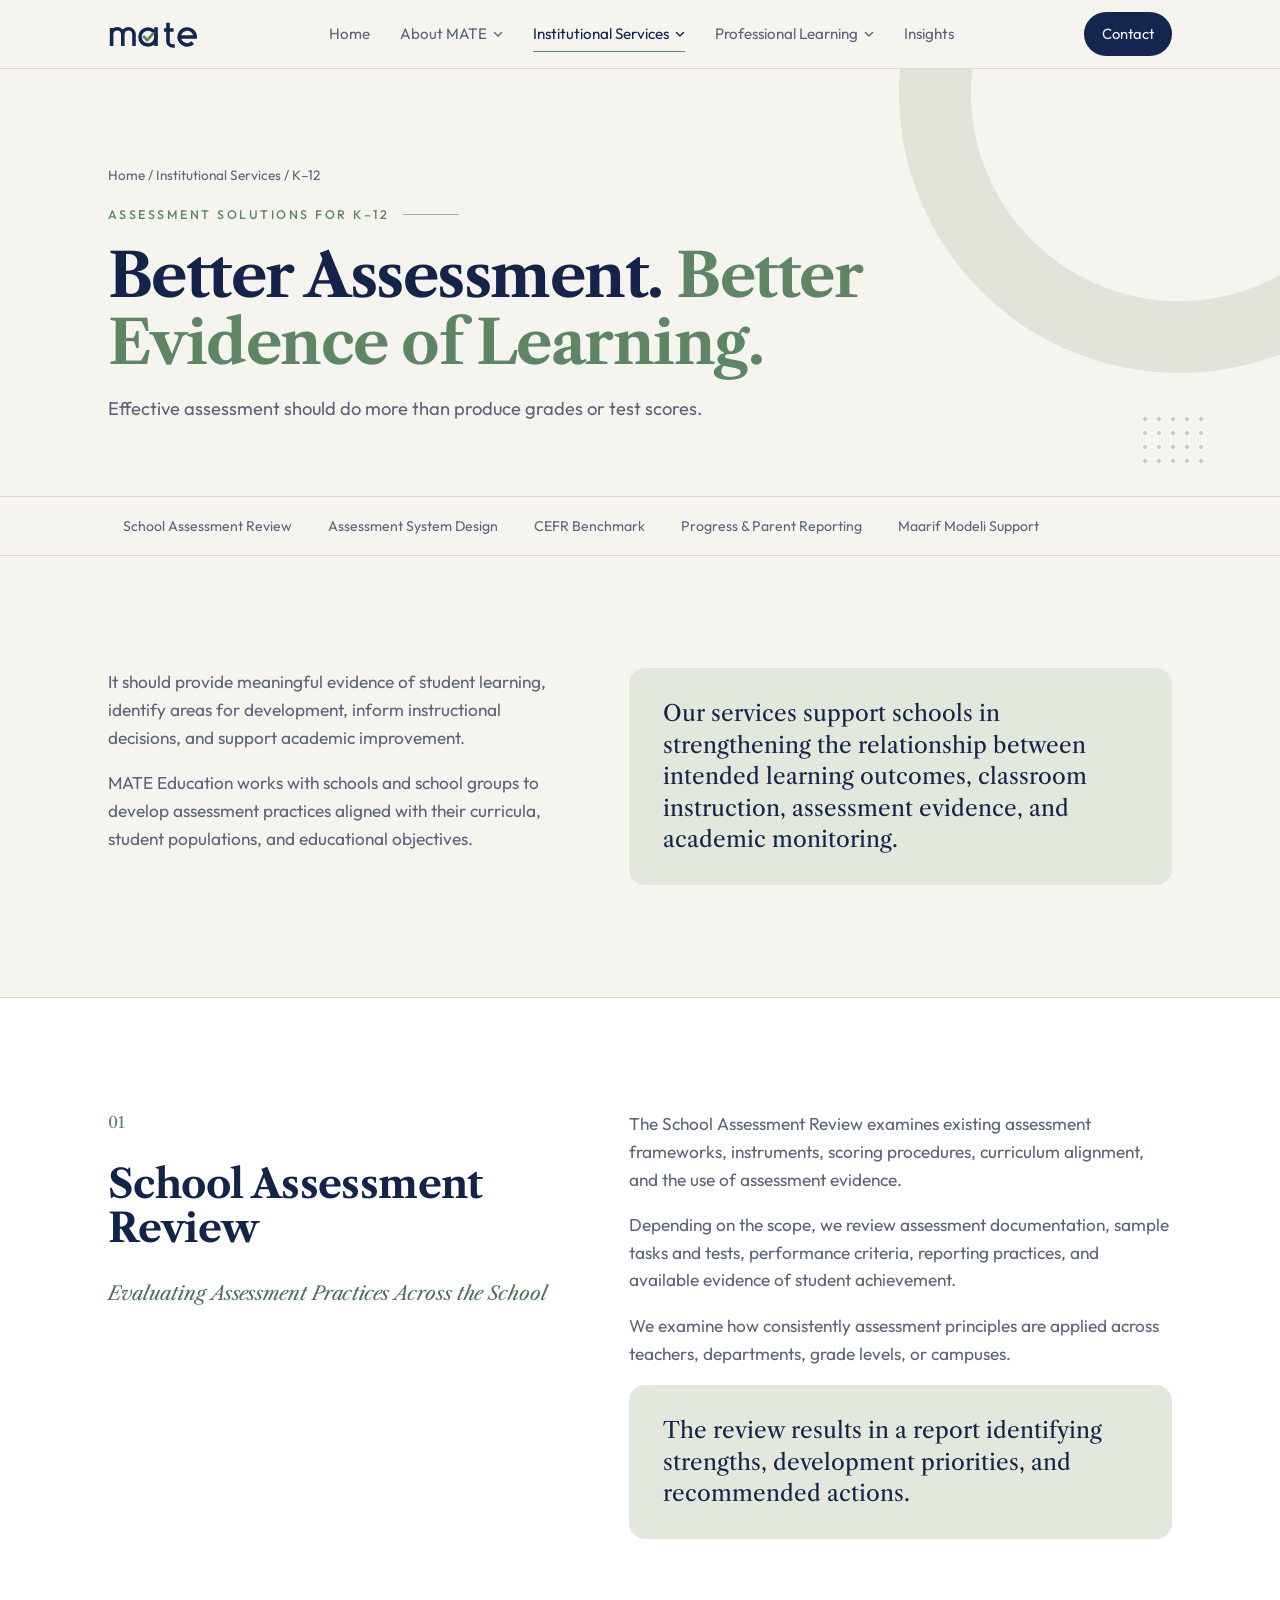
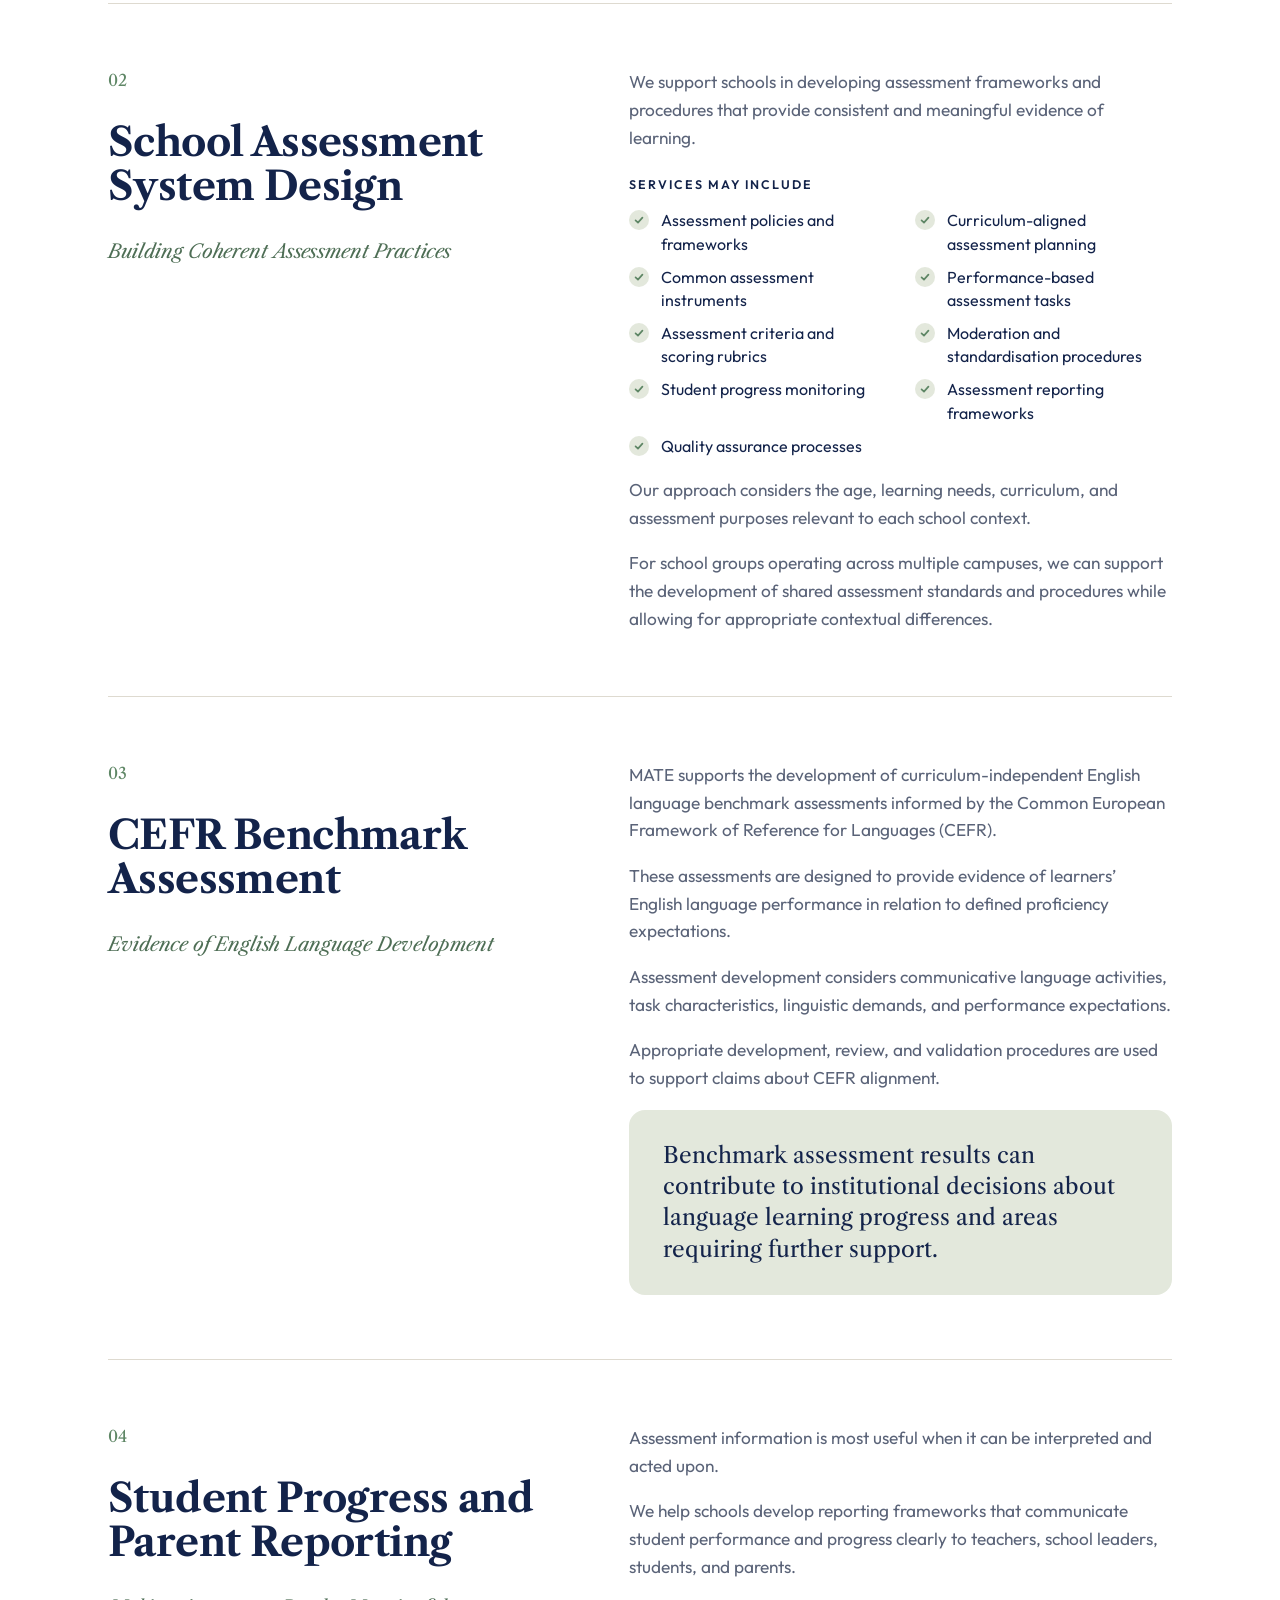
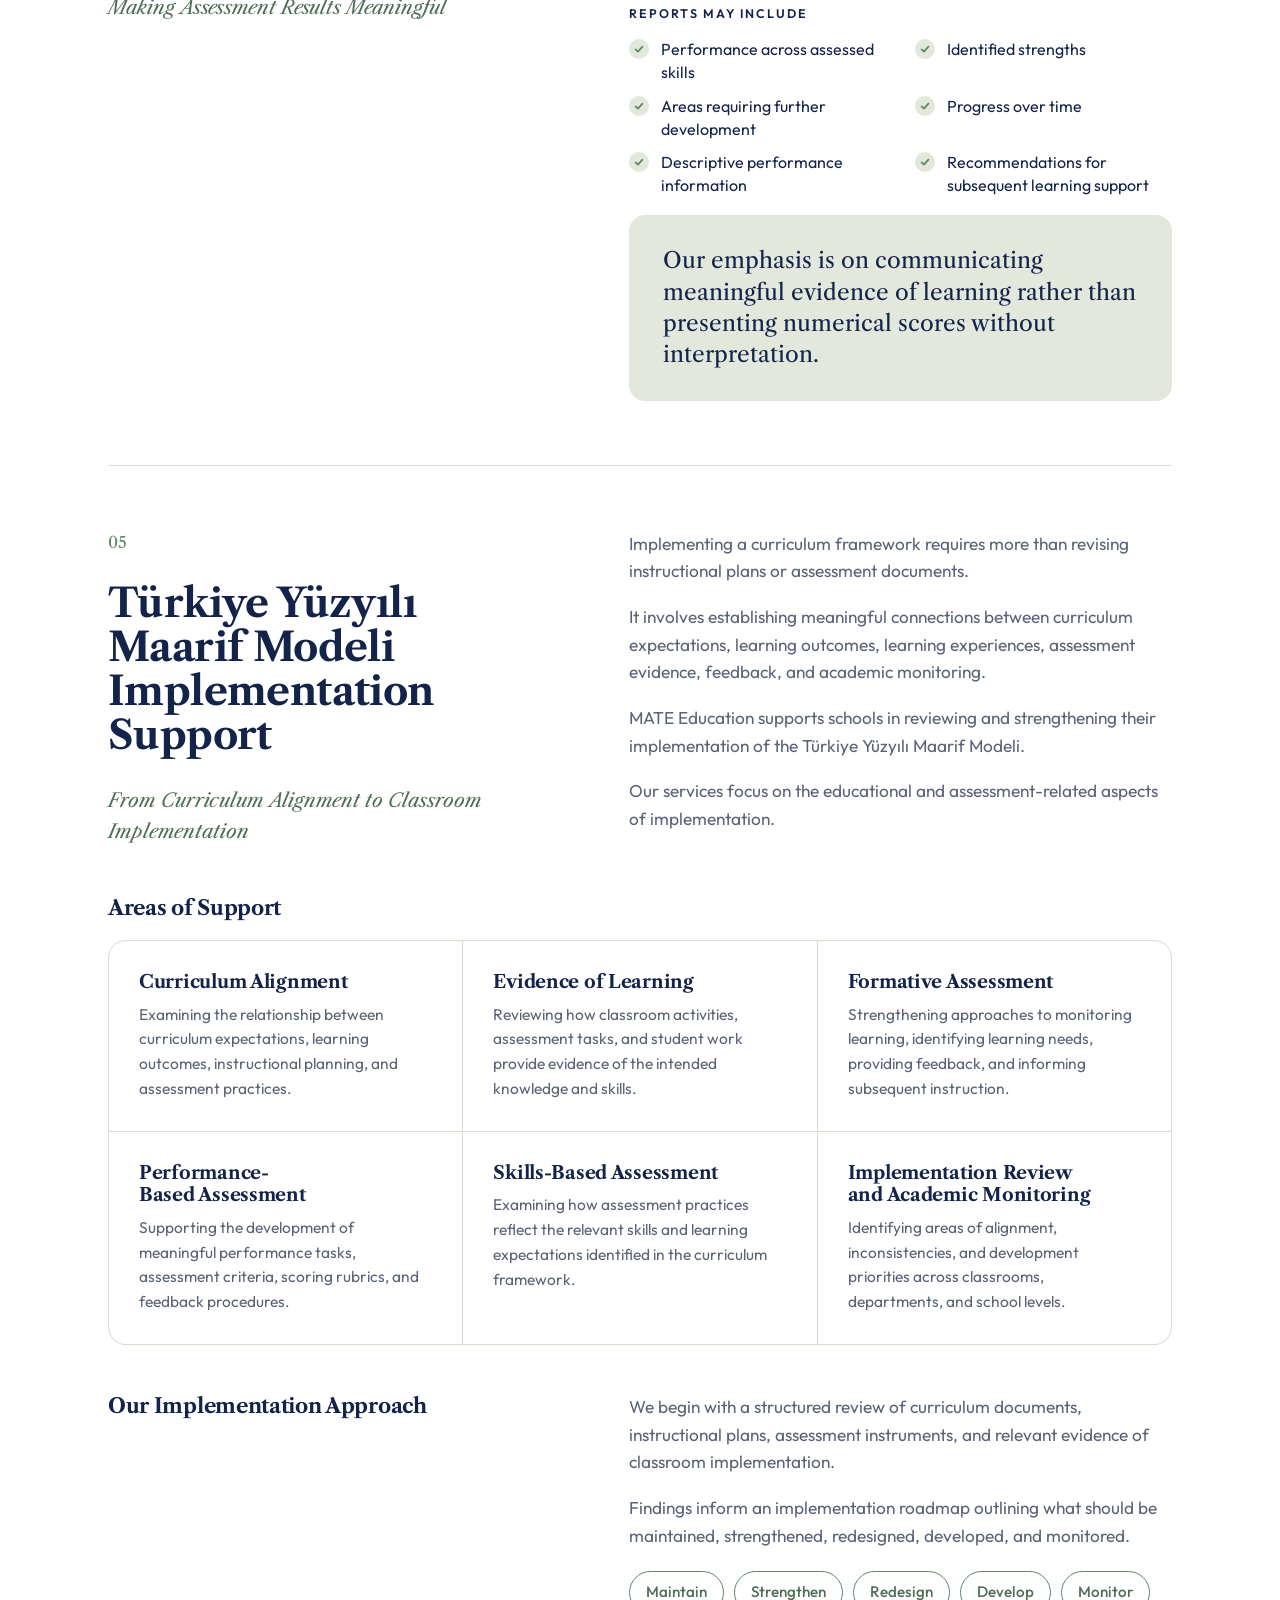
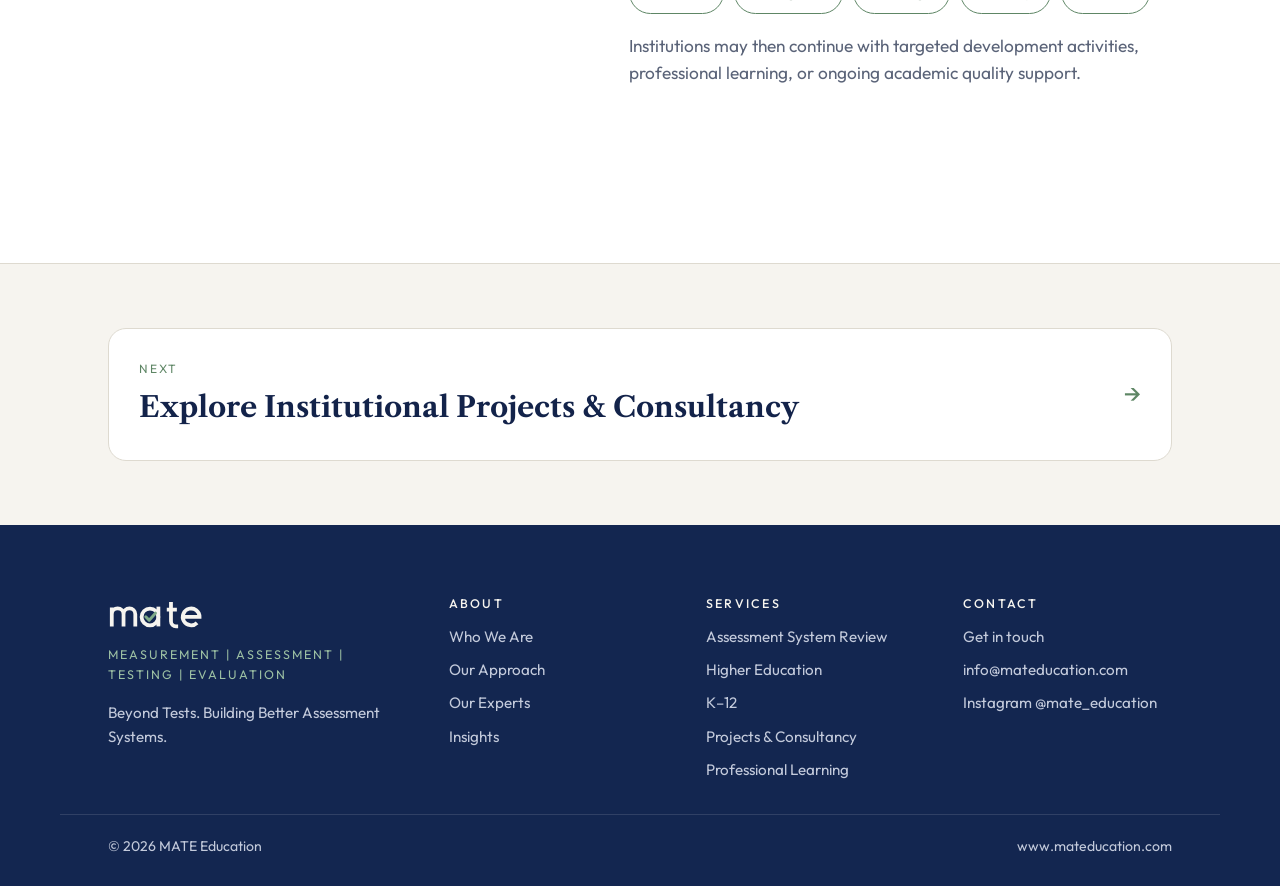
<file: k12.html>
<!DOCTYPE html>
<html lang="en">
<head>
<meta charset="utf-8">
<meta name="viewport" content="width=device-width, initial-scale=1, viewport-fit=cover">
<title>K–12 Assessment Solutions | Mate Education</title>
<meta name="description" content="Assessment practices for schools and school groups: school assessment review, system design, CEFR benchmark assessment, progress reporting, and Türkiye Yüzyılı Maarif Modeli implementation support.">
<meta property="og:title" content="K–12 Assessment Solutions | Mate Education">
<meta property="og:description" content="Assessment practices for schools and school groups: school assessment review, system design, CEFR benchmark assessment, progress reporting, and Türkiye Yüzyılı Maarif Modeli implementation support.">
<link rel="icon" href="data:image/svg+xml,%3Csvg xmlns=%27http://www.w3.org/2000/svg%27 viewBox=%270 0 64 64%27%3E%3Crect width=%2764%27 height=%2764%27 rx=%2714%27 fill=%27%23F6F4EF%27/%3E%3Ccircle cx=%2729%27 cy=%2734%27 r=%2716%27 fill=%27none%27 stroke=%27%23132650%27 stroke-width=%277%27/%3E%3Cpath d=%27M45 16v34%27 stroke=%27%23132650%27 stroke-width=%277%27/%3E%3Cpath d=%27M21 34l6 6 11-12%27 fill=%27none%27 stroke=%27%235E8665%27 stroke-width=%275.5%27 stroke-linecap=%27round%27 stroke-linejoin=%27round%27/%3E%3C/svg%3E">
<meta name="theme-color" content="#F6F4EF">
<link rel="preconnect" href="https://fonts.googleapis.com">
<link rel="preconnect" href="https://fonts.gstatic.com" crossorigin>
<link rel="stylesheet" href="https://fonts.googleapis.com/css2?family=Libre+Caslon+Text:ital,wght@0,400;0,700;1,400&family=Outfit:wght@300;400;500;600&display=swap">
<link rel="stylesheet" href="styles.css">
</head>
<body>
<header class="site-header">
  <div class="wrap nav">
    <a class="brand" href="index.html" aria-label="MATE Education home"><svg class="mark" viewBox="0 0 228 80" role="img" aria-label="mate"><g fill="none" stroke="currentColor" stroke-width="9"><path d="M9 70V25M9 41a14 14 0 0 1 28 0V70M37 41a14 14 0 0 1 28 0V70"/><circle cx="100" cy="47.5" r="20"/><path d="M120 23V70"/><path d="M150 12V58a12 12 0 0 0 12 12h5M140 30h24"/><path d="M178 47.5h40a20 20 0 1 0-5.9 14.1"/></g><path d="M90 47l8 8.5 15-17" fill="none" stroke="#5E8665" stroke-width="7" stroke-linecap="round" stroke-linejoin="round"/></svg></a>
    <nav aria-label="Main">
      <ul class="menu" id="menu">
        <li><a href="index.html">Home</a></li>
        <li>
          <button type="button" aria-expanded="false">About MATE <svg class="chev" viewBox="0 0 10 10" aria-hidden="true"><path d="M1.5 3.5 5 7l3.5-3.5" fill="none" stroke="currentColor" stroke-width="1.4" stroke-linecap="round"/></svg></button>
          <ul class="sub">
            <li><a href="about.html#who-we-are">Who We Are</a></li>
            <li><a href="about.html#our-approach">Our Approach</a></li>
            <li><a href="about.html#our-experts">Our Experts</a></li>
            <li><a href="about.html#founder">Our Founder</a></li>
          </ul>
        </li>
        <li>
          <button type="button" aria-expanded="false" aria-current="page">Institutional Services <svg class="chev" viewBox="0 0 10 10" aria-hidden="true"><path d="M1.5 3.5 5 7l3.5-3.5" fill="none" stroke="currentColor" stroke-width="1.4" stroke-linecap="round"/></svg></button>
          <ul class="sub">
            <li><a href="services.html">All Institutional Services<small>Overview</small></a></li>
            <li><a href="review.html">Assessment System Review<small>Understand where you are</small></a></li>
            <li><a href="higher-education.html">Higher Education Solutions<small>For universities</small></a></li>
            <li><a href="k12.html">K–12 Assessment Solutions<small>For schools and school groups</small></a></li>
            <li><a href="consultancy.html">Institutional Projects &amp; Consultancy<small>Specialist project support</small></a></li>
            <li><a href="consultancy.html#corporate">Corporate Assessment<small>English for professional communication</small></a></li>
          </ul>
        </li>
        <li>
          <button type="button" aria-expanded="false">Professional Learning <svg class="chev" viewBox="0 0 10 10" aria-hidden="true"><path d="M1.5 3.5 5 7l3.5-3.5" fill="none" stroke="currentColor" stroke-width="1.4" stroke-linecap="round"/></svg></button>
          <ul class="sub">
            <li><a href="professional-learning.html#certificates">Certificate Programmes</a></li>
            <li><a href="professional-learning.html#courses">Courses &amp; Workshops</a></li>
            <li><a href="professional-learning.html#bespoke">Bespoke Training</a></li>
            <li><a href="professional-learning.html#events">Events</a></li>
          </ul>
        </li>
        <li><a href="insights.html">Insights</a></li>
        <li class="mobile-cta"><a href="contact.html">Contact us</a></li>
      </ul>
    </nav>
    <a class="nav-cta" href="contact.html">Contact</a>
    <button class="burger" type="button" aria-label="Open menu" aria-expanded="false" aria-controls="menu"><span></span></button>
  </div>
</header>

<main>
  <section class="page-head">
    <span class="ring" aria-hidden="true"></span>
    <span class="dots" aria-hidden="true"></span>
    <div class="wrap">
      <p class="crumbs"><a href="index.html">Home</a> / <a href="services.html">Institutional Services</a> / K–12</p>
      <p class="eyebrow">Assessment Solutions for K–12</p>
      <h1>Better Assessment. <span class="green">Better Evidence of Learning.</span></h1>
      <p class="lede">Effective assessment should do more than produce grades or test scores.</p>
    </div>
  </section>

  <nav class="onpage" aria-label="On this page">
    <div class="wrap"><a href="#school-review">School Assessment Review</a><a href="#system-design">Assessment System Design</a><a href="#cefr">CEFR Benchmark</a><a href="#reporting">Progress &amp; Parent Reporting</a><a href="#maarif">Maarif Modeli Support</a></div>
  </nav>

  <section class="block">
    <div class="wrap split">
      <div class="prose">
        <p>It should provide meaningful evidence of student learning, identify areas for development, inform instructional decisions, and support academic improvement.</p>
        <p>MATE Education works with schools and school groups to develop assessment practices aligned with their curricula, student populations, and educational objectives.</p>
      </div>
      <p class="callout">Our services support schools in strengthening the relationship between intended learning outcomes, classroom instruction, assessment evidence, and academic monitoring.</p>
    </div>
  </section>

  <section class="block alt">
    <div class="wrap">

      <div class="sub-block" id="school-review">
        <div class="split">
          <div class="sticky-col"><span class="num">01</span><h2>School Assessment Review</h2><p class="kicker">Evaluating Assessment Practices Across the School</p></div>
          <div class="prose">
            <p>The School Assessment Review examines existing assessment frameworks, instruments, scoring procedures, curriculum alignment, and the use of assessment evidence.</p>
            <p>Depending on the scope, we review assessment documentation, sample tasks and tests, performance criteria, reporting practices, and available evidence of student achievement.</p>
            <p>We examine how consistently assessment principles are applied across teachers, departments, grade levels, or campuses.</p>
            <p class="callout">The review results in a report identifying strengths, development priorities, and recommended actions.</p>
          </div>
        </div>
      </div>

      <div class="sub-block" id="system-design">
        <div class="split">
          <div class="sticky-col"><span class="num">02</span><h2>School Assessment System Design</h2><p class="kicker">Building Coherent Assessment Practices</p></div>
          <div class="prose">
            <p>We support schools in developing assessment frameworks and procedures that provide consistent and meaningful evidence of learning.</p>
            <p class="label">Services may include</p>
            <ul class="ticks">
              <li>Assessment policies and frameworks</li><li>Curriculum-aligned assessment planning</li><li>Common assessment instruments</li><li>Performance-based assessment tasks</li><li>Assessment criteria and scoring rubrics</li><li>Moderation and standardisation procedures</li><li>Student progress monitoring</li><li>Assessment reporting frameworks</li><li>Quality assurance processes</li>
            </ul>
            <p>Our approach considers the age, learning needs, curriculum, and assessment purposes relevant to each school context.</p>
            <p>For school groups operating across multiple campuses, we can support the development of shared assessment standards and procedures while allowing for appropriate contextual differences.</p>
          </div>
        </div>
      </div>

      <div class="sub-block" id="cefr">
        <div class="split">
          <div class="sticky-col"><span class="num">03</span><h2>CEFR Benchmark Assessment</h2><p class="kicker">Evidence of English Language Development</p></div>
          <div class="prose">
            <p>MATE supports the development of curriculum-independent English language benchmark assessments informed by the Common European Framework of Reference for Languages (CEFR).</p>
            <p>These assessments are designed to provide evidence of learners’ English language performance in relation to defined proficiency expectations.</p>
            <p>Assessment development considers communicative language activities, task characteristics, linguistic demands, and performance expectations.</p>
            <p>Appropriate development, review, and validation procedures are used to support claims about CEFR alignment.</p>
            <p class="callout">Benchmark assessment results can contribute to institutional decisions about language learning progress and areas requiring further support.</p>
          </div>
        </div>
      </div>

      <div class="sub-block" id="reporting">
        <div class="split">
          <div class="sticky-col"><span class="num">04</span><h2>Student Progress and Parent Reporting</h2><p class="kicker">Making Assessment Results Meaningful</p></div>
          <div class="prose">
            <p>Assessment information is most useful when it can be interpreted and acted upon.</p>
            <p>We help schools develop reporting frameworks that communicate student performance and progress clearly to teachers, school leaders, students, and parents.</p>
            <p class="label">Reports may include</p>
            <ul class="ticks">
              <li>Performance across assessed skills</li><li>Identified strengths</li><li>Areas requiring further development</li><li>Progress over time</li><li>Descriptive performance information</li><li>Recommendations for subsequent learning support</li>
            </ul>
            <p class="callout">Our emphasis is on communicating meaningful evidence of learning rather than presenting numerical scores without interpretation.</p>
          </div>
        </div>
      </div>

      <div class="sub-block" id="maarif">
        <div class="split">
          <div class="sticky-col"><span class="num">05</span><h2>Türkiye Yüzyılı Maarif Modeli Implementation Support</h2><p class="kicker">From Curriculum Alignment to Classroom Implementation</p></div>
          <div class="prose">
            <p>Implementing a curriculum framework requires more than revising instructional plans or assessment documents.</p>
            <p>It involves establishing meaningful connections between curriculum expectations, learning outcomes, learning experiences, assessment evidence, feedback, and academic monitoring.</p>
            <p>MATE Education supports schools in reviewing and strengthening their implementation of the Türkiye Yüzyılı Maarif Modeli.</p>
            <p>Our services focus on the educational and assessment-related aspects of implementation.</p>
          </div>
        </div>
        <h3 style="margin:clamp(32px,5vw,48px) 0 20px">Areas of Support</h3>
        <div class="features three">
          <div><h3>Curriculum Alignment</h3><p>Examining the relationship between curriculum expectations, learning outcomes, instructional planning, and assessment practices.</p></div>
          <div><h3>Evidence of Learning</h3><p>Reviewing how classroom activities, assessment tasks, and student work provide evidence of the intended knowledge and skills.</p></div>
          <div><h3>Formative Assessment</h3><p>Strengthening approaches to monitoring learning, identifying learning needs, providing feedback, and informing subsequent instruction.</p></div>
          <div><h3>Performance-Based Assessment</h3><p>Supporting the development of meaningful performance tasks, assessment criteria, scoring rubrics, and feedback procedures.</p></div>
          <div><h3>Skills-Based Assessment</h3><p>Examining how assessment practices reflect the relevant skills and learning expectations identified in the curriculum framework.</p></div>
          <div><h3>Implementation Review and Academic Monitoring</h3><p>Identifying areas of alignment, inconsistencies, and development priorities across classrooms, departments, and school levels.</p></div>
        </div>
        <div class="split" style="margin-top:clamp(32px,5vw,48px)">
          <div class="sticky-col"><h3>Our Implementation Approach</h3></div>
          <div class="prose">
            <p>We begin with a structured review of curriculum documents, instructional plans, assessment instruments, and relevant evidence of classroom implementation.</p>
            <p>Findings inform an implementation roadmap outlining what should be maintained, strengthened, redesigned, developed, and monitored.</p>
            <div class="roadmap" aria-hidden="true"><span>Maintain</span><span>Strengthen</span><span>Redesign</span><span>Develop</span><span>Monitor</span></div>
            <p>Institutions may then continue with targeted development activities, professional learning, or ongoing academic quality support.</p>
          </div>
        </div>
      </div>

    </div>
  </section>

  <section class="block" style="padding-block:clamp(40px,6vw,64px)">
    <div class="wrap"><a class="next-page" href="consultancy.html"><span><small>Next</small><strong>Explore Institutional Projects &amp; Consultancy</strong></span></a></div>
  </section>
</main>

<footer class="site-footer">
  <div class="wrap foot-grid">
    <div class="foot-brand">
      <svg class="mark" viewBox="0 0 228 80" role="img" aria-label="mate"><g fill="none" stroke="currentColor" stroke-width="9"><path d="M9 70V25M9 41a14 14 0 0 1 28 0V70M37 41a14 14 0 0 1 28 0V70"/><circle cx="100" cy="47.5" r="20"/><path d="M120 23V70"/><path d="M150 12V58a12 12 0 0 0 12 12h5M140 30h24"/><path d="M178 47.5h40a20 20 0 1 0-5.9 14.1"/></g><path d="M90 47l8 8.5 15-17" fill="none" stroke="#7FAA88" stroke-width="7" stroke-linecap="round" stroke-linejoin="round"/></svg>
      <p class="acr">Measurement | Assessment | Testing | Evaluation</p>
      <p>Beyond Tests. Building Better Assessment Systems.</p>
    </div>
    <div>
      <h4>About</h4>
      <ul>
        <li><a href="about.html#who-we-are">Who We Are</a></li>
        <li><a href="about.html#our-approach">Our Approach</a></li>
        <li><a href="about.html#our-experts">Our Experts</a></li>
        <li><a href="insights.html">Insights</a></li>
      </ul>
    </div>
    <div>
      <h4>Services</h4>
      <ul>
        <li><a href="review.html">Assessment System Review</a></li>
        <li><a href="higher-education.html">Higher Education</a></li>
        <li><a href="k12.html">K–12</a></li>
        <li><a href="consultancy.html">Projects &amp; Consultancy</a></li>
        <li><a href="professional-learning.html">Professional Learning</a></li>
      </ul>
    </div>
    <div>
      <h4>Contact</h4>
      <ul>
        <li><a href="contact.html">Get in touch</a></li>
        <li>info@mateducation.com</li>
        <li><a href="https://www.instagram.com/mate_education/" target="_blank" rel="noopener">Instagram @mate_education</a></li>
      </ul>
    </div>
  </div>
  <div class="wrap foot-bottom"><span>© 2026 MATE Education</span><span>www.mateducation.com</span></div>
</footer>

<script>
(function(){
  var header=document.querySelector('.site-header');
  var burger=header.querySelector('.burger');
  burger.addEventListener('click',function(){
    var open=header.classList.toggle('nav-open');
    burger.setAttribute('aria-expanded',open);
    burger.setAttribute('aria-label',open?'Close menu':'Open menu');
  });
  header.querySelectorAll('.menu>li>button').forEach(function(btn){
    btn.addEventListener('click',function(){
      var li=btn.parentElement, open=!li.classList.contains('open');
      header.querySelectorAll('.menu>li.open').forEach(function(o){o.classList.remove('open');o.firstElementChild.setAttribute('aria-expanded','false');});
      if(open){li.classList.add('open');btn.setAttribute('aria-expanded','true');}
    });
  });
  document.addEventListener('click',function(e){
    if(!header.contains(e.target)) header.querySelectorAll('.menu>li.open').forEach(function(o){o.classList.remove('open');o.firstElementChild.setAttribute('aria-expanded','false');});
  });
  document.addEventListener('keydown',function(e){
    if(e.key==='Escape'){header.classList.remove('nav-open');header.querySelectorAll('.menu>li.open').forEach(function(o){o.classList.remove('open');});}
  });
  header.querySelectorAll('.menu a').forEach(function(a){a.addEventListener('click',function(){header.classList.remove('nav-open');});});
  var logo=document.getElementById('drawLogo');
  if(logo) logo.addEventListener('click',function(){
    logo.querySelectorAll('.ink,.tick,.pop').forEach(function(el){el.style.animation='none';void el.getBoundingClientRect();el.style.animation='';});
  });
  document.querySelectorAll('.copy').forEach(function(b){
    b.addEventListener('click',function(){
      var el=document.getElementById(b.dataset.copy),t=el.textContent;
      function sel(){var r=document.createRange();r.selectNodeContents(el);var s=getSelection();s.removeAllRanges();s.addRange(r);}
      if(navigator.clipboard&&navigator.clipboard.writeText){navigator.clipboard.writeText(t).then(function(){b.textContent='Copied';setTimeout(function(){b.textContent='Copy'},1600)},sel);}else sel();
    });
  });
})();
</script>
</body>
</html>
</file>
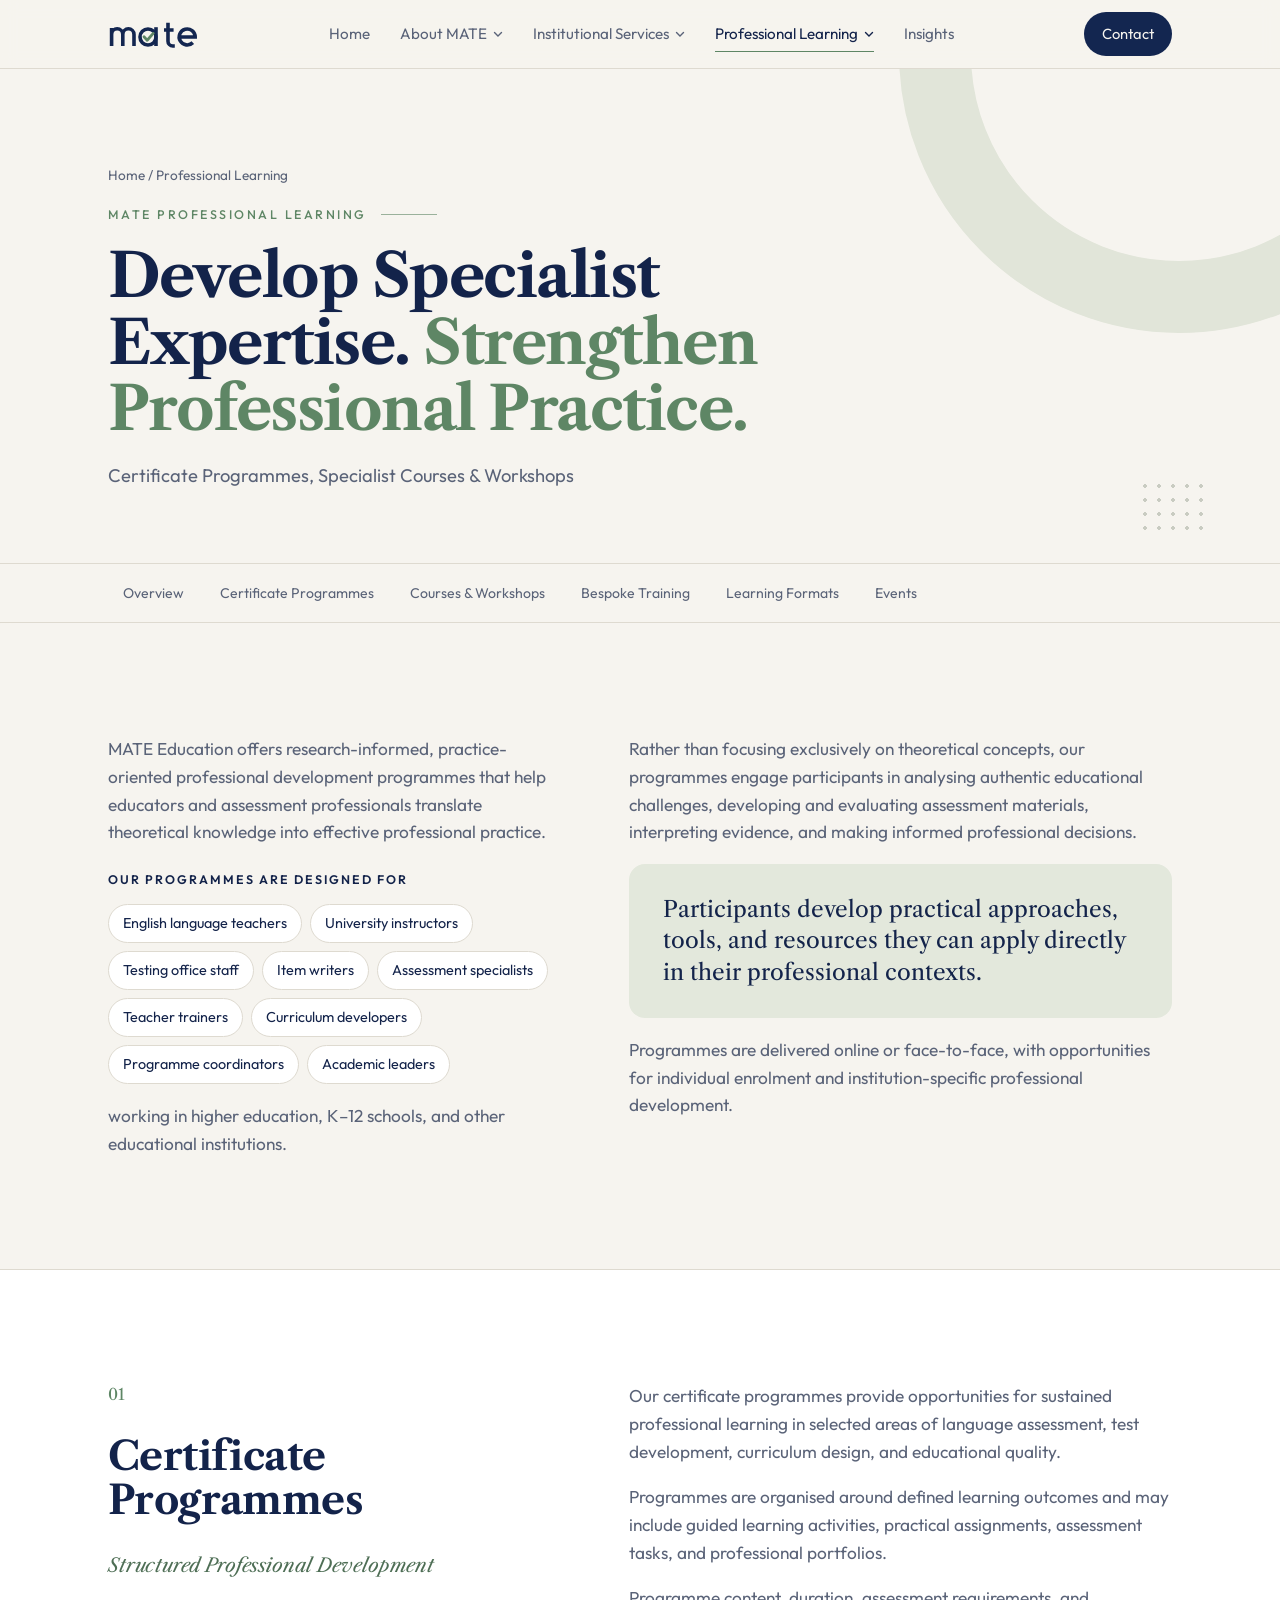
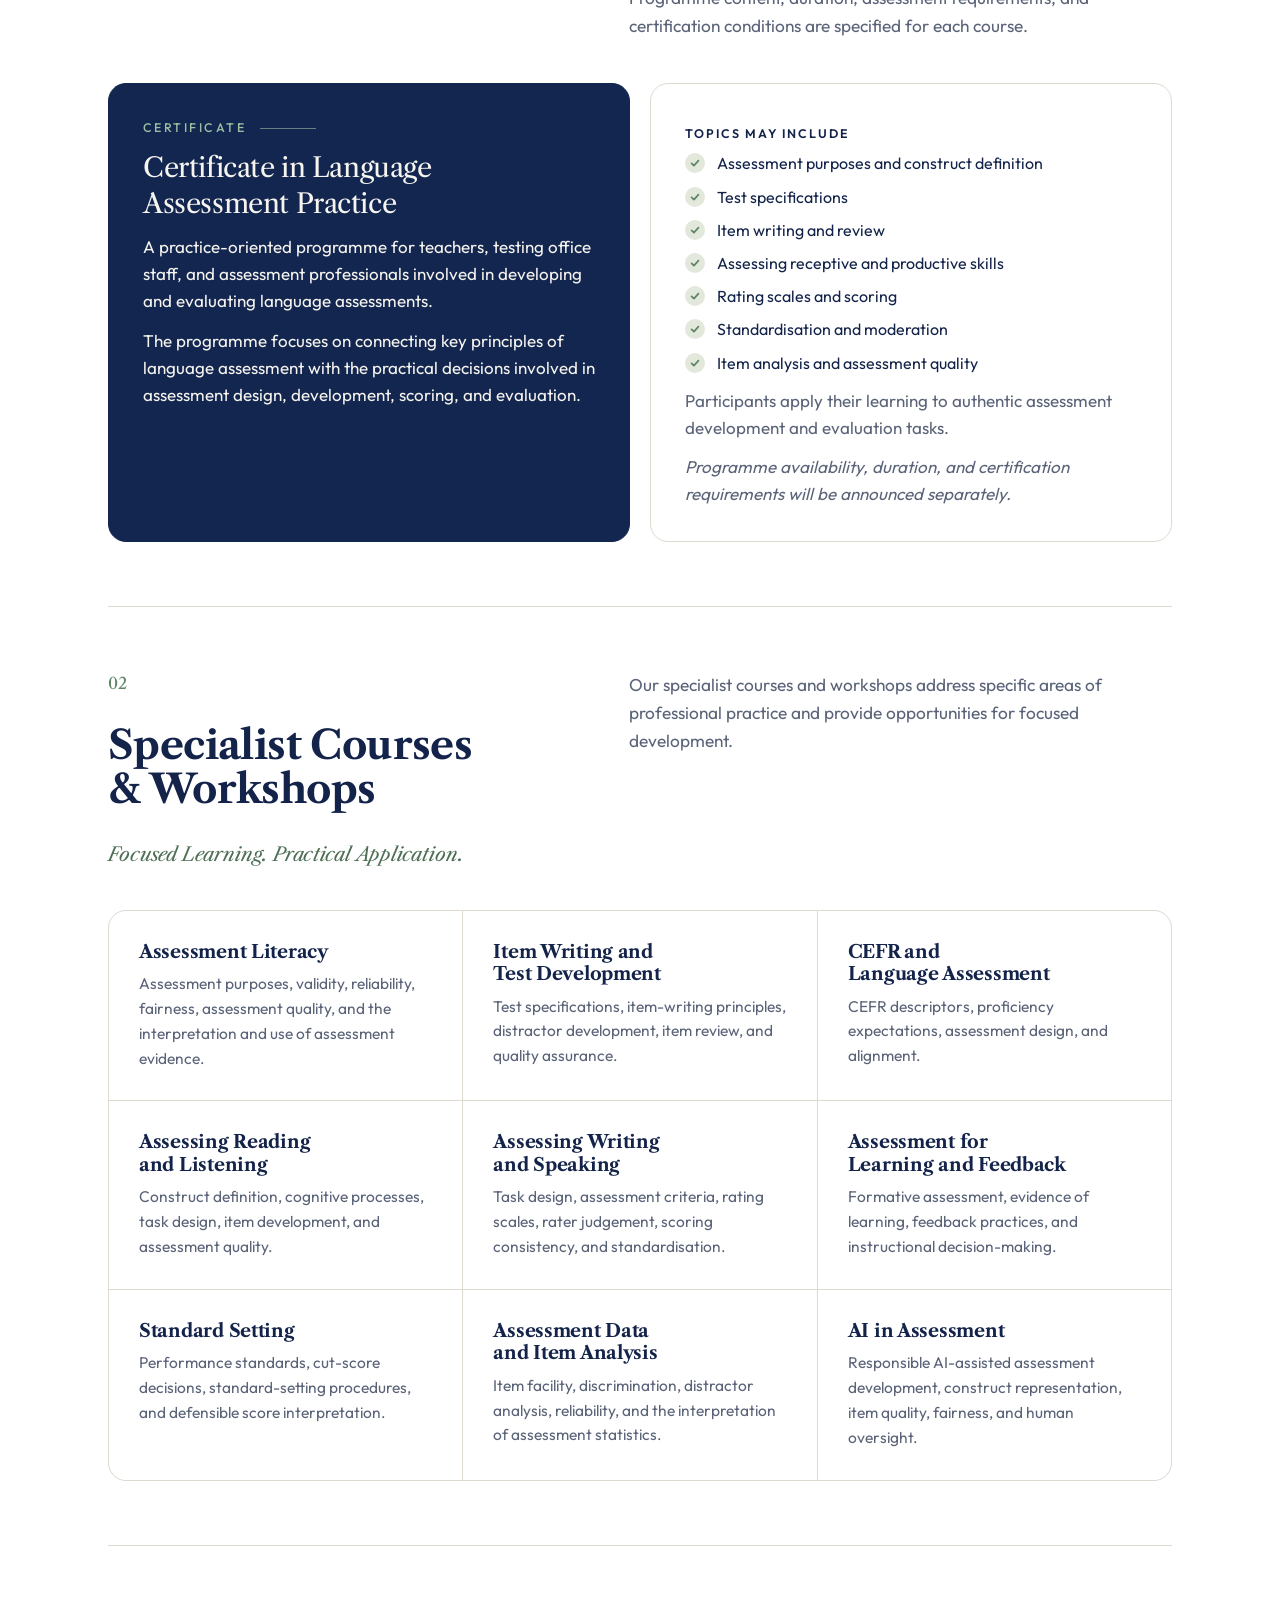
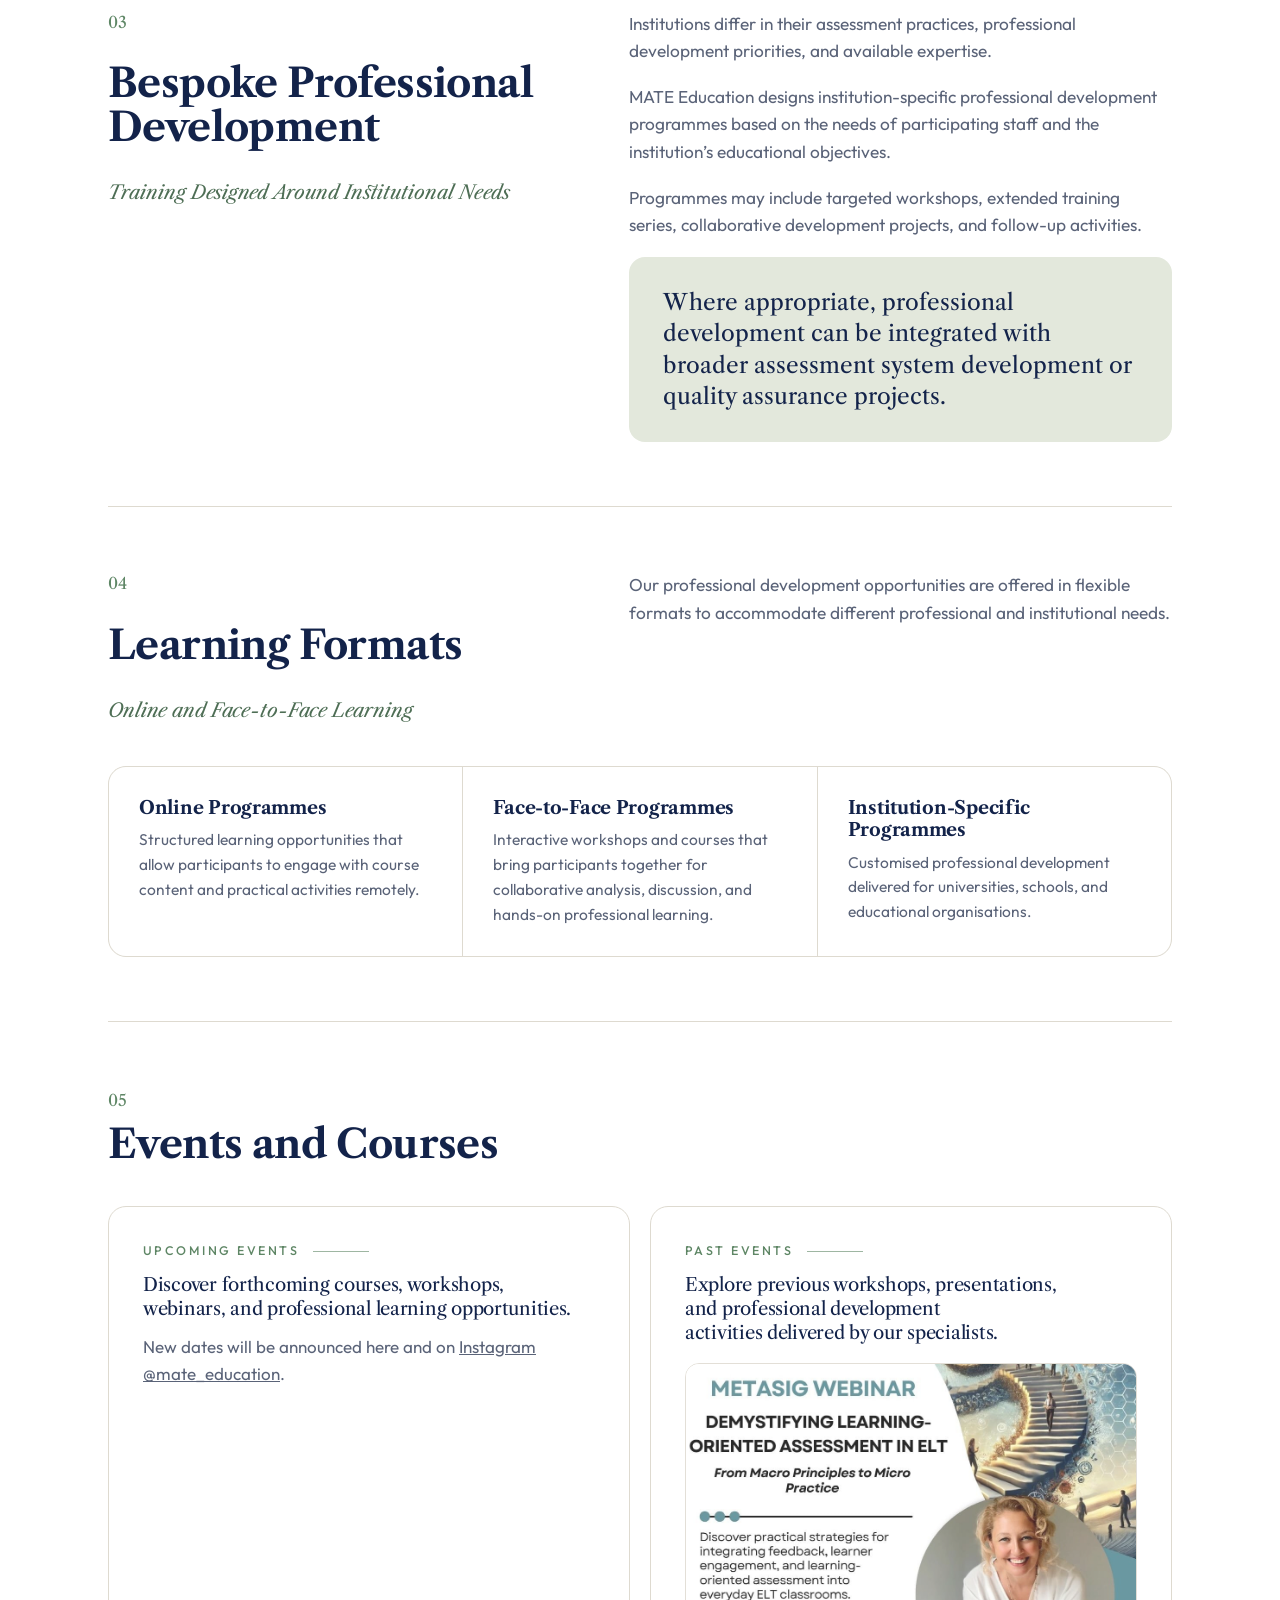
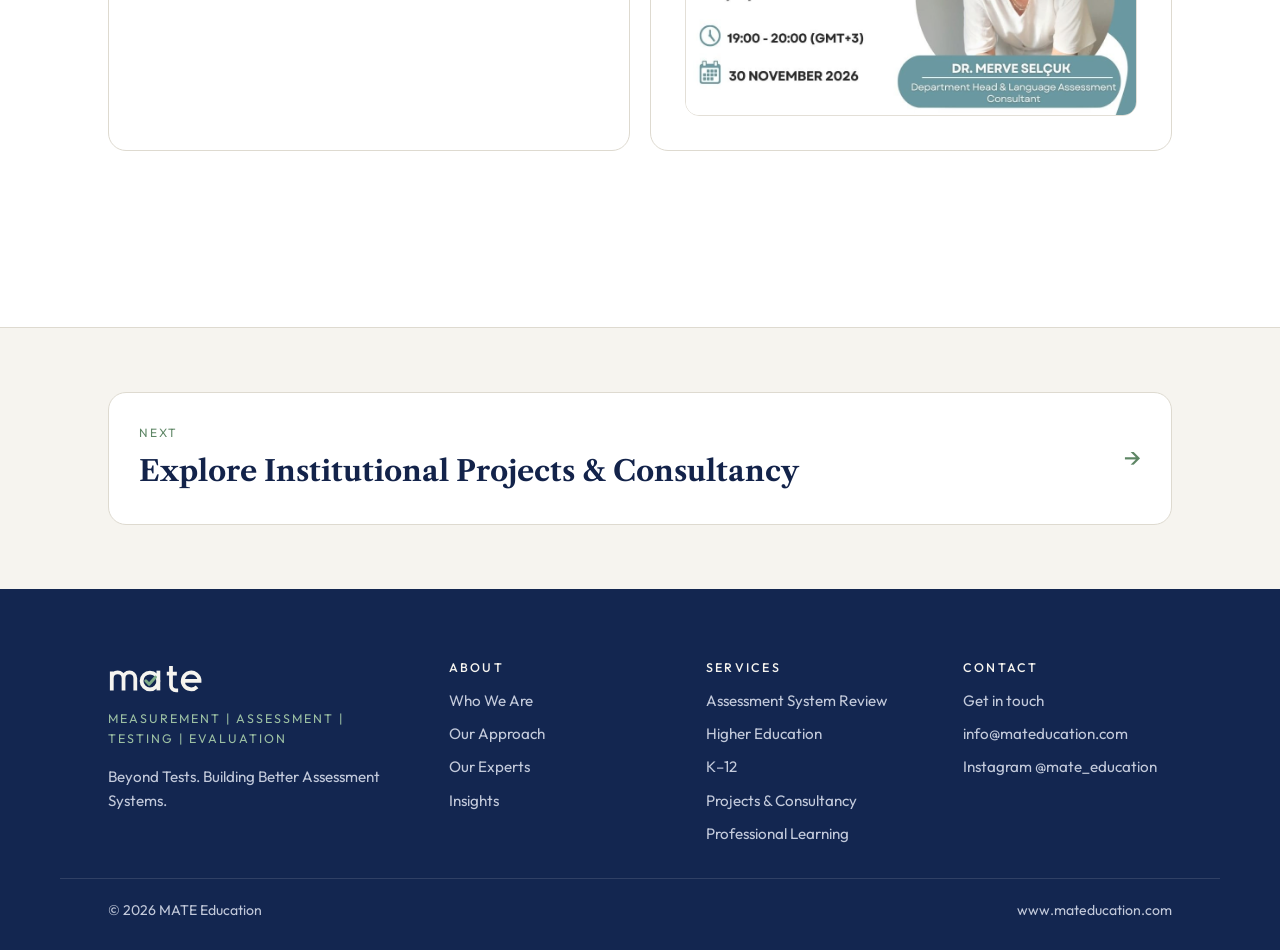
<file: professional-learning.html>
<!DOCTYPE html>
<html lang="en">
<head>
<meta charset="utf-8">
<meta name="viewport" content="width=device-width, initial-scale=1, viewport-fit=cover">
<title>Professional Learning | Mate Education</title>
<meta name="description" content="Research-informed, practice-oriented certificate programmes, specialist courses and workshops in language assessment, test development, and educational quality.">
<meta property="og:title" content="Professional Learning | Mate Education">
<meta property="og:description" content="Research-informed, practice-oriented certificate programmes, specialist courses and workshops in language assessment, test development, and educational quality.">
<link rel="icon" href="data:image/svg+xml,%3Csvg xmlns=%27http://www.w3.org/2000/svg%27 viewBox=%270 0 64 64%27%3E%3Crect width=%2764%27 height=%2764%27 rx=%2714%27 fill=%27%23F6F4EF%27/%3E%3Ccircle cx=%2729%27 cy=%2734%27 r=%2716%27 fill=%27none%27 stroke=%27%23132650%27 stroke-width=%277%27/%3E%3Cpath d=%27M45 16v34%27 stroke=%27%23132650%27 stroke-width=%277%27/%3E%3Cpath d=%27M21 34l6 6 11-12%27 fill=%27none%27 stroke=%27%235E8665%27 stroke-width=%275.5%27 stroke-linecap=%27round%27 stroke-linejoin=%27round%27/%3E%3C/svg%3E">
<meta name="theme-color" content="#F6F4EF">
<link rel="preconnect" href="https://fonts.googleapis.com">
<link rel="preconnect" href="https://fonts.gstatic.com" crossorigin>
<link rel="stylesheet" href="https://fonts.googleapis.com/css2?family=Libre+Caslon+Text:ital,wght@0,400;0,700;1,400&family=Outfit:wght@300;400;500;600&display=swap">
<link rel="stylesheet" href="styles.css">
<style>
/* ===== Events list (Professional Learning > Events and Courses) ===== */
.pl-ev{list-style:none;margin:6px 0 0;padding:0;display:grid;gap:14px}
.pl-ev:empty{display:none}
.pl-poster{position:relative;display:block;border-radius:14px;overflow:hidden;border:1px solid var(--line);background:var(--bg);text-decoration:none;transition:transform .3s ease,box-shadow .3s ease,border-color .3s ease}
.pl-poster img{width:100%;height:auto;display:block}
.pl-noimg{display:block;padding:18px;font-family:var(--serif);color:var(--fg)}
.pl-reg{display:flex;justify-content:center;align-items:center;gap:8px;padding:13px 16px;background:var(--navy);color:var(--bg);font-weight:500;font-size:.98rem}
.pl-reg span{transition:transform .3s ease}
@media (hover:hover) and (pointer:fine){
  a.pl-poster:hover{transform:translateY(-3px);box-shadow:0 22px 40px -28px rgba(19,35,74,.5);border-color:var(--sage)}
  a.pl-poster:hover .pl-reg{background:var(--sage)}
  a.pl-poster:hover .pl-reg span{transform:translateX(4px)}
}
.pl-ev.past .pl-poster{opacity:.85}
/* the events boxes are white, so use dark text in both (the first box was inheriting cream text) */
#events .mv>div:first-child h3,#events .mv>div:first-child h4{color:var(--fg)}
#events .mv>div:first-child p{color:var(--muted)}
#events .mv>div:first-child .eyebrow{color:var(--sage)}
#events .mv>div:first-child{border-color:var(--line)}
</style>
</head>
<body>
<header class="site-header">
  <div class="wrap nav">
    <a class="brand" href="index.html" aria-label="MATE Education home"><svg class="mark" viewBox="0 0 228 80" role="img" aria-label="mate"><g fill="none" stroke="currentColor" stroke-width="9"><path d="M9 70V25M9 41a14 14 0 0 1 28 0V70M37 41a14 14 0 0 1 28 0V70"/><circle cx="100" cy="47.5" r="20"/><path d="M120 23V70"/><path d="M150 12V58a12 12 0 0 0 12 12h5M140 30h24"/><path d="M178 47.5h40a20 20 0 1 0-5.9 14.1"/></g><path d="M90 47l8 8.5 15-17" fill="none" stroke="#5E8665" stroke-width="7" stroke-linecap="round" stroke-linejoin="round"/></svg></a>
    <nav aria-label="Main">
      <ul class="menu" id="menu">
        <li><a href="index.html">Home</a></li>
        <li>
          <button type="button" aria-expanded="false">About MATE <svg class="chev" viewBox="0 0 10 10" aria-hidden="true"><path d="M1.5 3.5 5 7l3.5-3.5" fill="none" stroke="currentColor" stroke-width="1.4" stroke-linecap="round"/></svg></button>
          <ul class="sub">
            <li><a href="about.html#who-we-are">Who We Are</a></li>
            <li><a href="about.html#our-approach">Our Approach</a></li>
            <li><a href="about.html#our-experts">Our Experts</a></li>
            <li><a href="about.html#founder">Our Founder</a></li>
          </ul>
        </li>
        <li>
          <button type="button" aria-expanded="false">Institutional Services <svg class="chev" viewBox="0 0 10 10" aria-hidden="true"><path d="M1.5 3.5 5 7l3.5-3.5" fill="none" stroke="currentColor" stroke-width="1.4" stroke-linecap="round"/></svg></button>
          <ul class="sub">
            <li><a href="services.html">All Institutional Services<small>Overview</small></a></li>
            <li><a href="review.html">Assessment System Review<small>Understand where you are</small></a></li>
            <li><a href="higher-education.html">Higher Education Solutions<small>For universities</small></a></li>
            <li><a href="k12.html">K–12 Assessment Solutions<small>For schools and school groups</small></a></li>
            <li><a href="consultancy.html">Institutional Projects &amp; Consultancy<small>Specialist project support</small></a></li>
            <li><a href="consultancy.html#corporate">Corporate Assessment<small>English for professional communication</small></a></li>
          </ul>
        </li>
        <li>
          <button type="button" aria-expanded="false" aria-current="page">Professional Learning <svg class="chev" viewBox="0 0 10 10" aria-hidden="true"><path d="M1.5 3.5 5 7l3.5-3.5" fill="none" stroke="currentColor" stroke-width="1.4" stroke-linecap="round"/></svg></button>
          <ul class="sub">
            <li><a href="professional-learning.html#certificates">Certificate Programmes</a></li>
            <li><a href="professional-learning.html#courses">Courses &amp; Workshops</a></li>
            <li><a href="professional-learning.html#bespoke">Bespoke Training</a></li>
            <li><a href="professional-learning.html#events">Events</a></li>
          </ul>
        </li>
        <li><a href="insights.html">Insights</a></li>
        <li class="mobile-cta"><a href="contact.html">Contact us</a></li>
      </ul>
    </nav>
    <a class="nav-cta" href="contact.html">Contact</a>
    <button class="burger" type="button" aria-label="Open menu" aria-expanded="false" aria-controls="menu"><span></span></button>
  </div>
</header>

<main>
  <section class="page-head">
    <span class="ring" aria-hidden="true"></span>
    <span class="dots" aria-hidden="true"></span>
    <div class="wrap">
      <p class="crumbs"><a href="index.html">Home</a> / Professional Learning</p>
      <p class="eyebrow">MATE Professional Learning</p>
      <h1>Develop Specialist Expertise. <span class="green">Strengthen Professional Practice.</span></h1>
      <p class="lede">Certificate Programmes, Specialist Courses &amp; Workshops</p>
    </div>
  </section>

  <nav class="onpage" aria-label="On this page">
    <div class="wrap"><a href="#overview">Overview</a><a href="#certificates">Certificate Programmes</a><a href="#courses">Courses &amp; Workshops</a><a href="#bespoke">Bespoke Training</a><a href="#formats">Learning Formats</a><a href="#events">Events</a></div>
  </nav>

  <section class="block" id="overview">
    <div class="wrap split">
      <div class="prose">
        <p>MATE Education offers research-informed, practice-oriented professional development programmes that help educators and assessment professionals translate theoretical knowledge into effective professional practice.</p>
        <p class="label">Our programmes are designed for</p>
        <div class="topics">
          <span>English language teachers</span><span>University instructors</span><span>Testing office staff</span><span>Item writers</span><span>Assessment specialists</span><span>Teacher trainers</span><span>Curriculum developers</span><span>Programme coordinators</span><span>Academic leaders</span>
        </div>
        <p>working in higher education, K–12 schools, and other educational institutions.</p>
      </div>
      <div class="prose">
        <p>Rather than focusing exclusively on theoretical concepts, our programmes engage participants in analysing authentic educational challenges, developing and evaluating assessment materials, interpreting evidence, and making informed professional decisions.</p>
        <p class="callout">Participants develop practical approaches, tools, and resources they can apply directly in their professional contexts.</p>
        <p>Programmes are delivered online or face-to-face, with opportunities for individual enrolment and institution-specific professional development.</p>
      </div>
    </div>
  </section>

  <section class="block alt">
    <div class="wrap">

      <div class="sub-block" id="certificates">
        <div class="split">
          <div class="sticky-col"><span class="num">01</span><h2>Certificate Programmes</h2><p class="kicker">Structured Professional Development</p></div>
          <div class="prose">
            <p>Our certificate programmes provide opportunities for sustained professional learning in selected areas of language assessment, test development, curriculum design, and educational quality.</p>
            <p>Programmes are organised around defined learning outcomes and may include guided learning activities, practical assignments, assessment tasks, and professional portfolios.</p>
            <p>Programme content, duration, assessment requirements, and certification conditions are specified for each course.</p>
          </div>
        </div>
        <div class="mv" style="margin-top:clamp(28px,4vw,44px)">
          <div>
            <p class="eyebrow">Certificate</p>
            <h3>Certificate in Language Assessment Practice</h3>
            <p>A practice-oriented programme for teachers, testing office staff, and assessment professionals involved in developing and evaluating language assessments.</p>
            <p>The programme focuses on connecting key principles of language assessment with the practical decisions involved in assessment design, development, scoring, and evaluation.</p>
          </div>
          <div>
            <p class="label">Topics may include</p>
            <ul class="ticks one">
              <li>Assessment purposes and construct definition</li><li>Test specifications</li><li>Item writing and review</li><li>Assessing receptive and productive skills</li><li>Rating scales and scoring</li><li>Standardisation and moderation</li><li>Item analysis and assessment quality</li>
            </ul>
            <p style="color:var(--muted)">Participants apply their learning to authentic assessment development and evaluation tasks.</p>
            <p style="color:var(--muted);font-style:italic">Programme availability, duration, and certification requirements will be announced separately.</p>
          </div>
        </div>
      </div>

      <div class="sub-block" id="courses">
        <div class="split" style="margin-bottom:clamp(28px,4vw,40px)">
          <div class="sticky-col"><span class="num">02</span><h2>Specialist Courses &amp; Workshops</h2><p class="kicker">Focused Learning. Practical Application.</p></div>
          <div class="prose"><p>Our specialist courses and workshops address specific areas of professional practice and provide opportunities for focused development.</p></div>
        </div>
        <div class="features three">
          <div><h3>Assessment Literacy</h3><p>Assessment purposes, validity, reliability, fairness, assessment quality, and the interpretation and use of assessment evidence.</p></div>
          <div><h3>Item Writing and Test Development</h3><p>Test specifications, item-writing principles, distractor development, item review, and quality assurance.</p></div>
          <div><h3>CEFR and Language Assessment</h3><p>CEFR descriptors, proficiency expectations, assessment design, and alignment.</p></div>
          <div><h3>Assessing Reading and Listening</h3><p>Construct definition, cognitive processes, task design, item development, and assessment quality.</p></div>
          <div><h3>Assessing Writing and Speaking</h3><p>Task design, assessment criteria, rating scales, rater judgement, scoring consistency, and standardisation.</p></div>
          <div><h3>Assessment for Learning and Feedback</h3><p>Formative assessment, evidence of learning, feedback practices, and instructional decision-making.</p></div>
          <div><h3>Standard Setting</h3><p>Performance standards, cut-score decisions, standard-setting procedures, and defensible score interpretation.</p></div>
          <div><h3>Assessment Data and Item Analysis</h3><p>Item facility, discrimination, distractor analysis, reliability, and the interpretation of assessment statistics.</p></div>
          <div><h3>AI in Assessment</h3><p>Responsible AI-assisted assessment development, construct representation, item quality, fairness, and human oversight.</p></div>
        </div>
      </div>

      <div class="sub-block" id="bespoke">
        <div class="split">
          <div class="sticky-col"><span class="num">03</span><h2>Bespoke Professional Development</h2><p class="kicker">Training Designed Around Institutional Needs</p></div>
          <div class="prose">
            <p>Institutions differ in their assessment practices, professional development priorities, and available expertise.</p>
            <p>MATE Education designs institution-specific professional development programmes based on the needs of participating staff and the institution’s educational objectives.</p>
            <p>Programmes may include targeted workshops, extended training series, collaborative development projects, and follow-up activities.</p>
            <p class="callout">Where appropriate, professional development can be integrated with broader assessment system development or quality assurance projects.</p>
          </div>
        </div>
      </div>

      <div class="sub-block" id="formats">
        <div class="split" style="margin-bottom:clamp(28px,4vw,40px)">
          <div class="sticky-col"><span class="num">04</span><h2>Learning Formats</h2><p class="kicker">Online and Face-to-Face Learning</p></div>
          <div class="prose"><p>Our professional development opportunities are offered in flexible formats to accommodate different professional and institutional needs.</p></div>
        </div>
        <div class="features three">
          <div><h3>Online Programmes</h3><p>Structured learning opportunities that allow participants to engage with course content and practical activities remotely.</p></div>
          <div><h3>Face-to-Face Programmes</h3><p>Interactive workshops and courses that bring participants together for collaborative analysis, discussion, and hands-on professional learning.</p></div>
          <div><h3>Institution-Specific Programmes</h3><p>Customised professional development delivered for universities, schools, and educational organisations.</p></div>
        </div>
      </div>

      <div class="sub-block" id="events">
        <div style="margin-bottom:clamp(28px,4vw,40px)"><span class="num">05</span><h2>Events and Courses</h2></div>
        <div class="mv">
          <div class="empty" style="background:var(--surface)">
            <p class="eyebrow">Upcoming Events</p>
            <h3>Discover forthcoming courses, workshops, webinars, and professional learning opportunities.</h3>
            <p>New dates will be announced here and on <a href="https://www.instagram.com/mate_education/" target="_blank" rel="noopener">Instagram @mate_education</a>.</p>
            <ul class="pl-ev" id="plUpcoming"></ul>
          </div>
          <div class="empty" style="background:var(--surface)">
            <p class="eyebrow">Past Events</p>
            <h3>Explore previous workshops, presentations, and professional development activities delivered by our specialists.</h3>
            <p id="plPastNote">Past events will be listed here.</p>
            <ul class="pl-ev past" id="plPast"></ul>
          </div>
        </div>
      </div>

    </div>
  </section>

  <section class="block" style="padding-block:clamp(40px,6vw,64px)">
    <div class="wrap"><a class="next-page" href="consultancy.html"><span><small>Next</small><strong>Explore Institutional Projects &amp; Consultancy</strong></span></a></div>
  </section>
</main>

<footer class="site-footer">
  <div class="wrap foot-grid">
    <div class="foot-brand">
      <svg class="mark" viewBox="0 0 228 80" role="img" aria-label="mate"><g fill="none" stroke="currentColor" stroke-width="9"><path d="M9 70V25M9 41a14 14 0 0 1 28 0V70M37 41a14 14 0 0 1 28 0V70"/><circle cx="100" cy="47.5" r="20"/><path d="M120 23V70"/><path d="M150 12V58a12 12 0 0 0 12 12h5M140 30h24"/><path d="M178 47.5h40a20 20 0 1 0-5.9 14.1"/></g><path d="M90 47l8 8.5 15-17" fill="none" stroke="#7FAA88" stroke-width="7" stroke-linecap="round" stroke-linejoin="round"/></svg>
      <p class="acr">Measurement | Assessment | Testing | Evaluation</p>
      <p>Beyond Tests. Building Better Assessment Systems.</p>
    </div>
    <div>
      <h4>About</h4>
      <ul>
        <li><a href="about.html#who-we-are">Who We Are</a></li>
        <li><a href="about.html#our-approach">Our Approach</a></li>
        <li><a href="about.html#our-experts">Our Experts</a></li>
        <li><a href="insights.html">Insights</a></li>
      </ul>
    </div>
    <div>
      <h4>Services</h4>
      <ul>
        <li><a href="review.html">Assessment System Review</a></li>
        <li><a href="higher-education.html">Higher Education</a></li>
        <li><a href="k12.html">K–12</a></li>
        <li><a href="consultancy.html">Projects &amp; Consultancy</a></li>
        <li><a href="professional-learning.html">Professional Learning</a></li>
      </ul>
    </div>
    <div>
      <h4>Contact</h4>
      <ul>
        <li><a href="contact.html">Get in touch</a></li>
        <li>info@mateducation.com</li>
        <li><a href="https://www.instagram.com/mate_education/" target="_blank" rel="noopener">Instagram @mate_education</a></li>
      </ul>
    </div>
  </div>
  <div class="wrap foot-bottom"><span>© 2026 MATE Education</span><span>www.mateducation.com</span></div>
</footer>

<script>
/* ===== Events and Courses =====
   To add an event, copy one block inside PL_EVENTS and change it.
   Upcoming events move to "Past Events" by themselves the day after they happen.
   image: put the picture file in the same folder as this page and write its file name. */
var PL_EVENTS = [
  {
    date: "2026-11-30",
    time: "19:00 - 20:00 (GMT+3)",
    title: "TESOL TÜRKİYE - Demystifying Learning-Oriented Assessment in ELT by Dr. Merve Selçuk",
    subtitle: "From Macro Principles to Micro Practice",
    format: "METASIG Webinar",
    image: "tesol-turkiye-webinar-2026.jpg",
    register: "https://docs.google.com/forms/d/e/1FAIpQLSckLC6AqCk9sEFX3vQsRpq3K8EtXwRewOzfloHF3BzzOnMyew/viewform"
  },
];
(function(){
  var up=document.getElementById('plUpcoming'), past=document.getElementById('plPast');
  if(!up||!past) return;
  var today=new Date(); today.setHours(0,0,0,0);
  function esc(t){var n=document.createElement('div');n.textContent=t||'';return n.innerHTML;}
  function card(e,d,isPast){
    var label=e.title+(e.time?', '+e.time:'');
    var img=e.image?'<img src="'+esc(e.image)+'" alt="'+esc(label)+'" loading="lazy">':'<span class="pl-noimg">'+esc(e.title)+'</span>';
    if(!isPast && e.register){
      return '<li><a class="pl-poster" href="'+esc(e.register)+'" target="_blank" rel="noopener" aria-label="Register: '+esc(label)+'">'+img+
        '<span class="pl-reg">Click to register <span aria-hidden="true">→</span></span></a></li>';
    }
    return '<li><div class="pl-poster">'+img+'</div></li>';
  }
  var upcoming=[], done=[];
  (window.PL_EVENTS||[]).forEach(function(e){
    var d=new Date(e.date+'T00:00:00'); if(isNaN(d)) return;
    (d>=today?upcoming:done).push({e:e,d:d});
  });
  upcoming.sort(function(a,b){return a.d-b.d;});
  done.sort(function(a,b){return b.d-a.d;});
  up.innerHTML=upcoming.map(function(x){return card(x.e,x.d,false);}).join('');
  past.innerHTML=done.map(function(x){return card(x.e,x.d,true);}).join('');
  if(done.length){var n=document.getElementById('plPastNote'); if(n) n.style.display='none';}
})();
</script>
<script>
(function(){
  var header=document.querySelector('.site-header');
  var burger=header.querySelector('.burger');
  burger.addEventListener('click',function(){
    var open=header.classList.toggle('nav-open');
    burger.setAttribute('aria-expanded',open);
    burger.setAttribute('aria-label',open?'Close menu':'Open menu');
  });
  header.querySelectorAll('.menu>li>button').forEach(function(btn){
    btn.addEventListener('click',function(){
      var li=btn.parentElement, open=!li.classList.contains('open');
      header.querySelectorAll('.menu>li.open').forEach(function(o){o.classList.remove('open');o.firstElementChild.setAttribute('aria-expanded','false');});
      if(open){li.classList.add('open');btn.setAttribute('aria-expanded','true');}
    });
  });
  document.addEventListener('click',function(e){
    if(!header.contains(e.target)) header.querySelectorAll('.menu>li.open').forEach(function(o){o.classList.remove('open');o.firstElementChild.setAttribute('aria-expanded','false');});
  });
  document.addEventListener('keydown',function(e){
    if(e.key==='Escape'){header.classList.remove('nav-open');header.querySelectorAll('.menu>li.open').forEach(function(o){o.classList.remove('open');});}
  });
  header.querySelectorAll('.menu a').forEach(function(a){a.addEventListener('click',function(){header.classList.remove('nav-open');});});
  var logo=document.getElementById('drawLogo');
  if(logo) logo.addEventListener('click',function(){
    logo.querySelectorAll('.ink,.tick,.pop').forEach(function(el){el.style.animation='none';void el.getBoundingClientRect();el.style.animation='';});
  });
  document.querySelectorAll('.copy').forEach(function(b){
    b.addEventListener('click',function(){
      var el=document.getElementById(b.dataset.copy),t=el.textContent;
      function sel(){var r=document.createRange();r.selectNodeContents(el);var s=getSelection();s.removeAllRanges();s.addRange(r);}
      if(navigator.clipboard&&navigator.clipboard.writeText){navigator.clipboard.writeText(t).then(function(){b.textContent='Copied';setTimeout(function(){b.textContent='Copy'},1600)},sel);}else sel();
    });
  });
})();
</script>
</body>
</html>
</file>
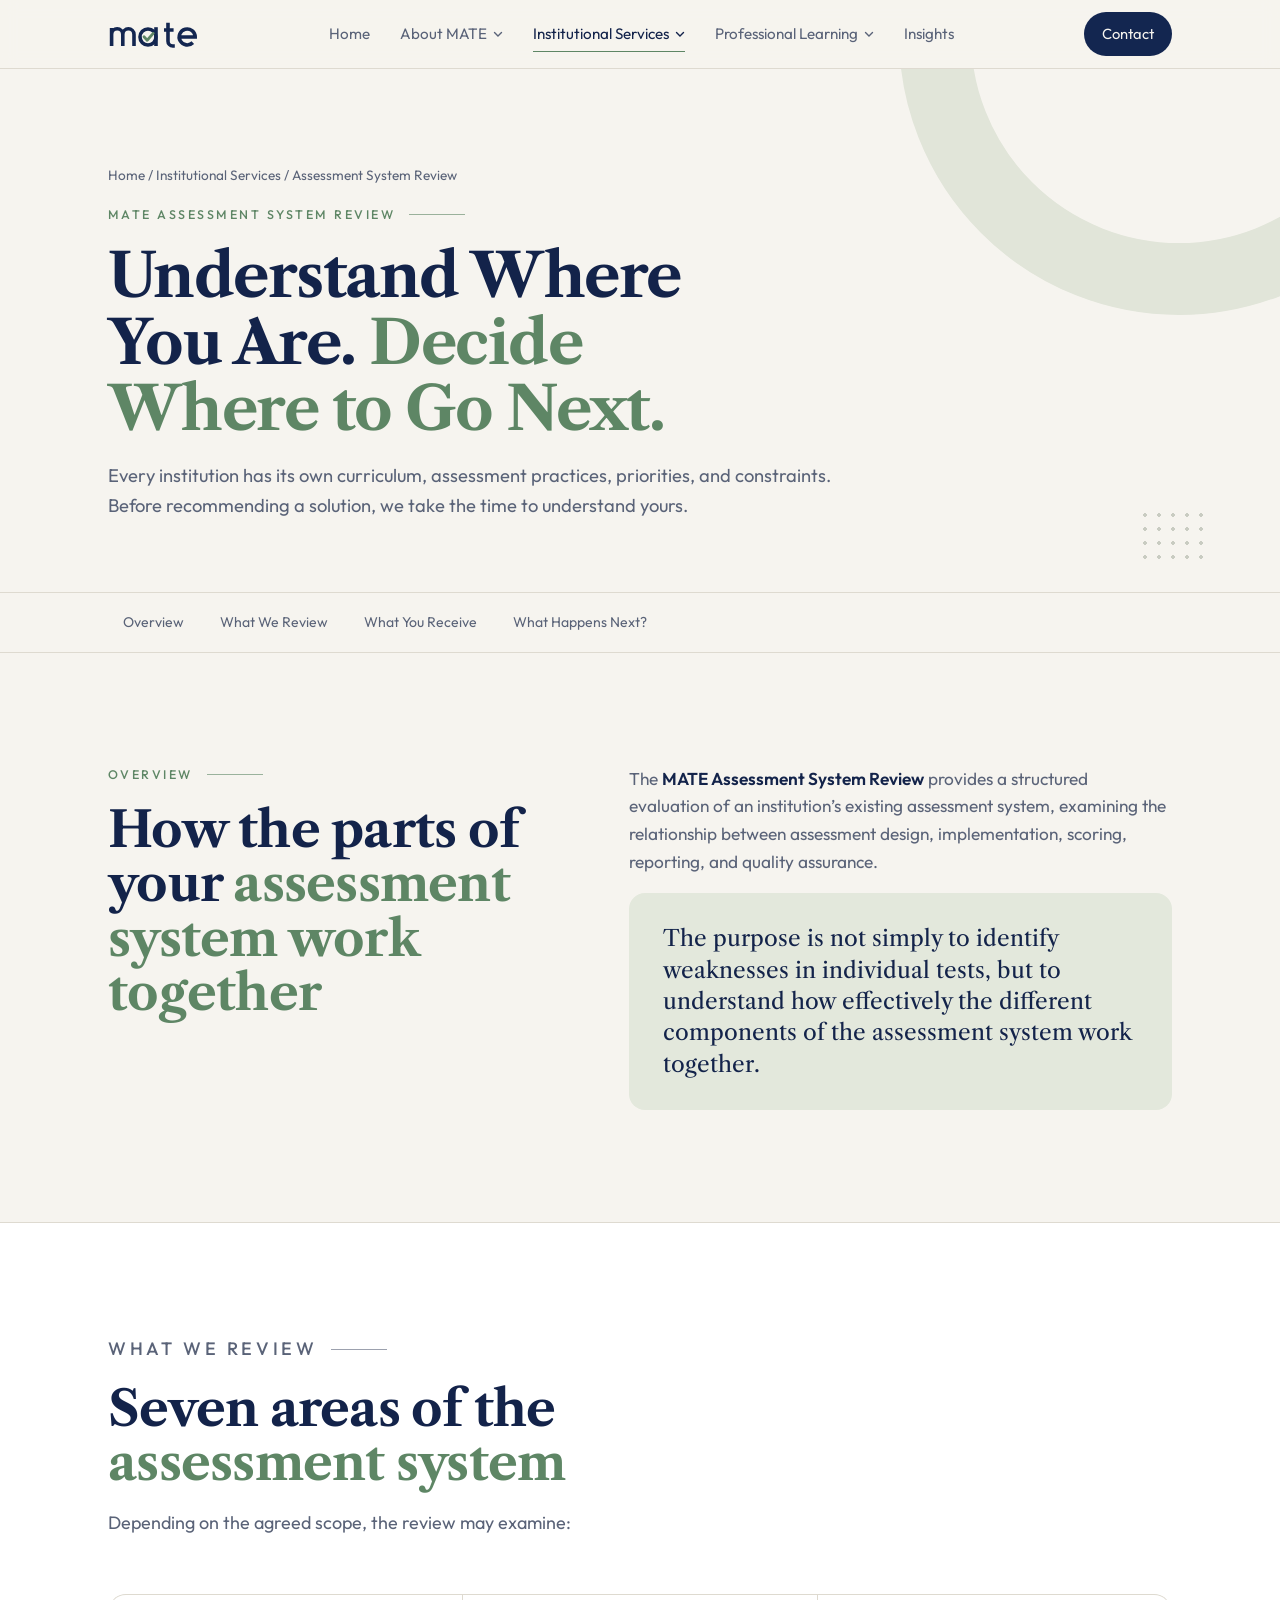
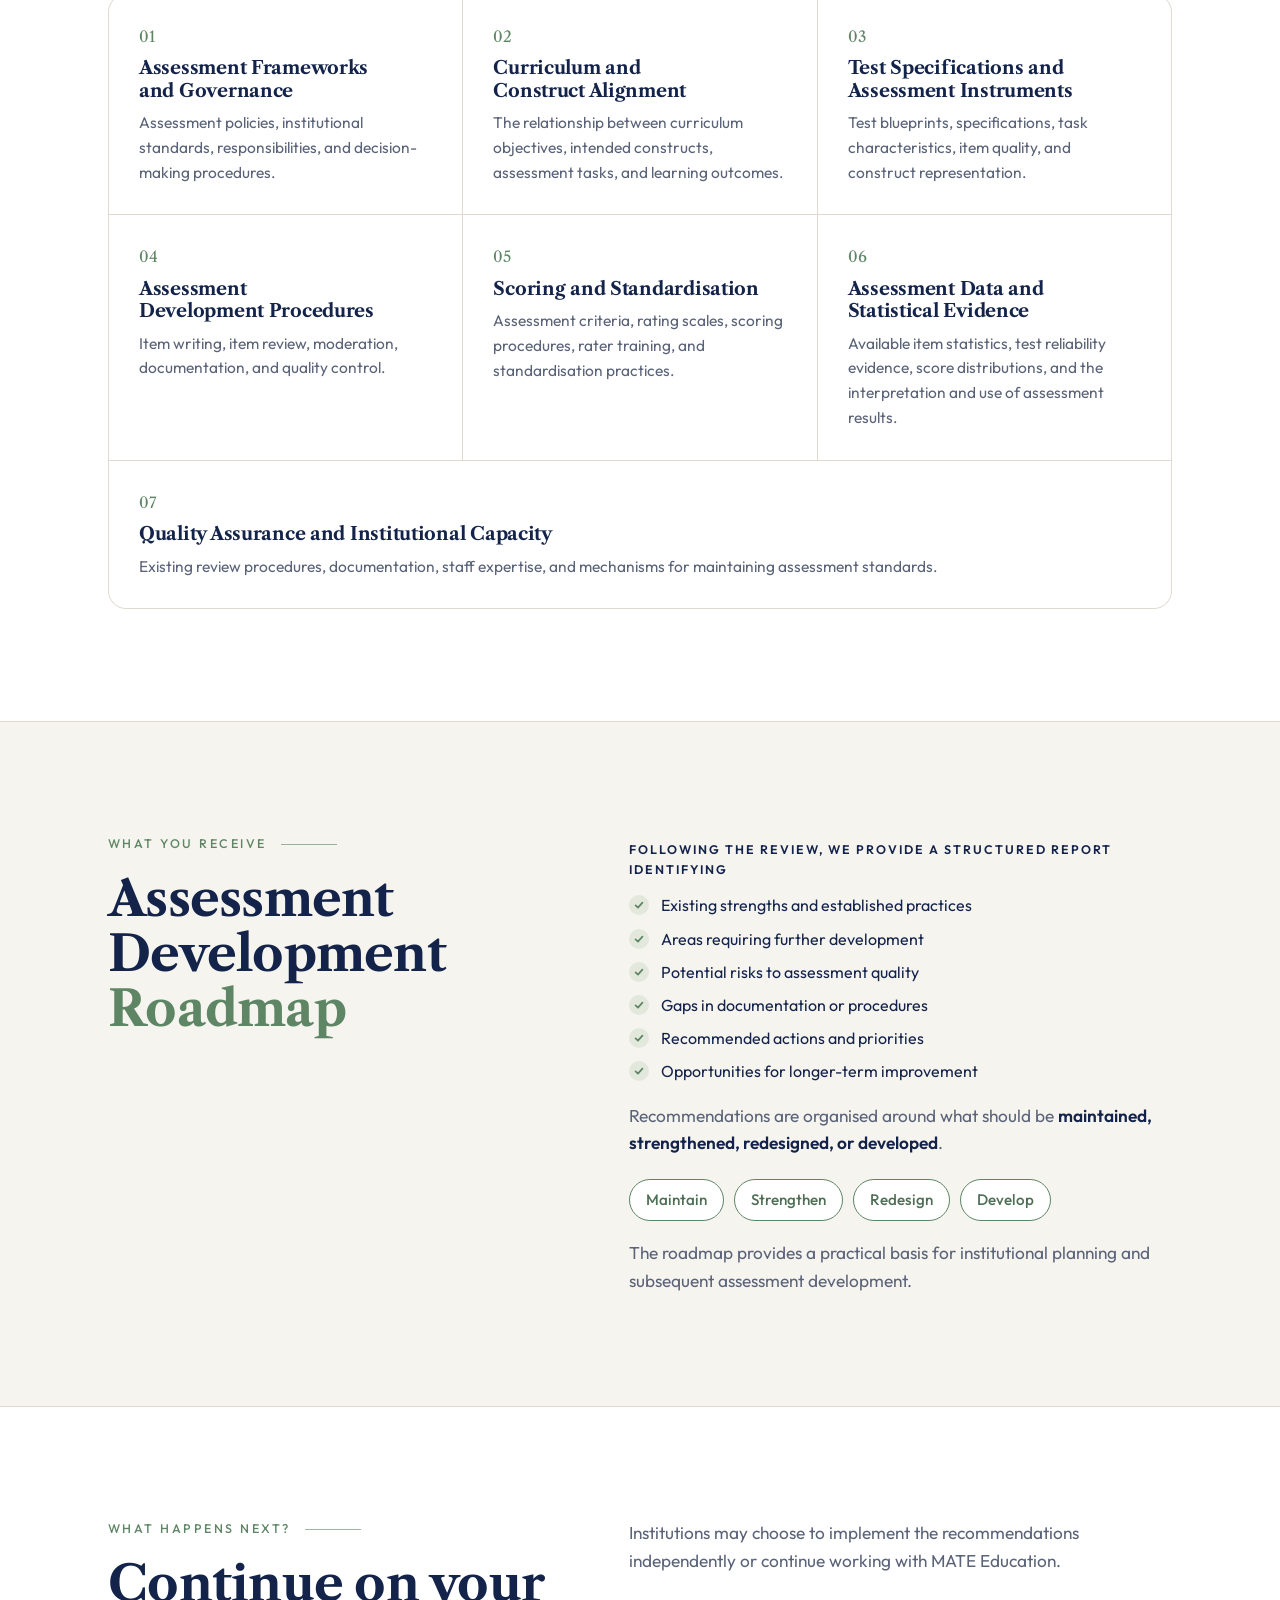
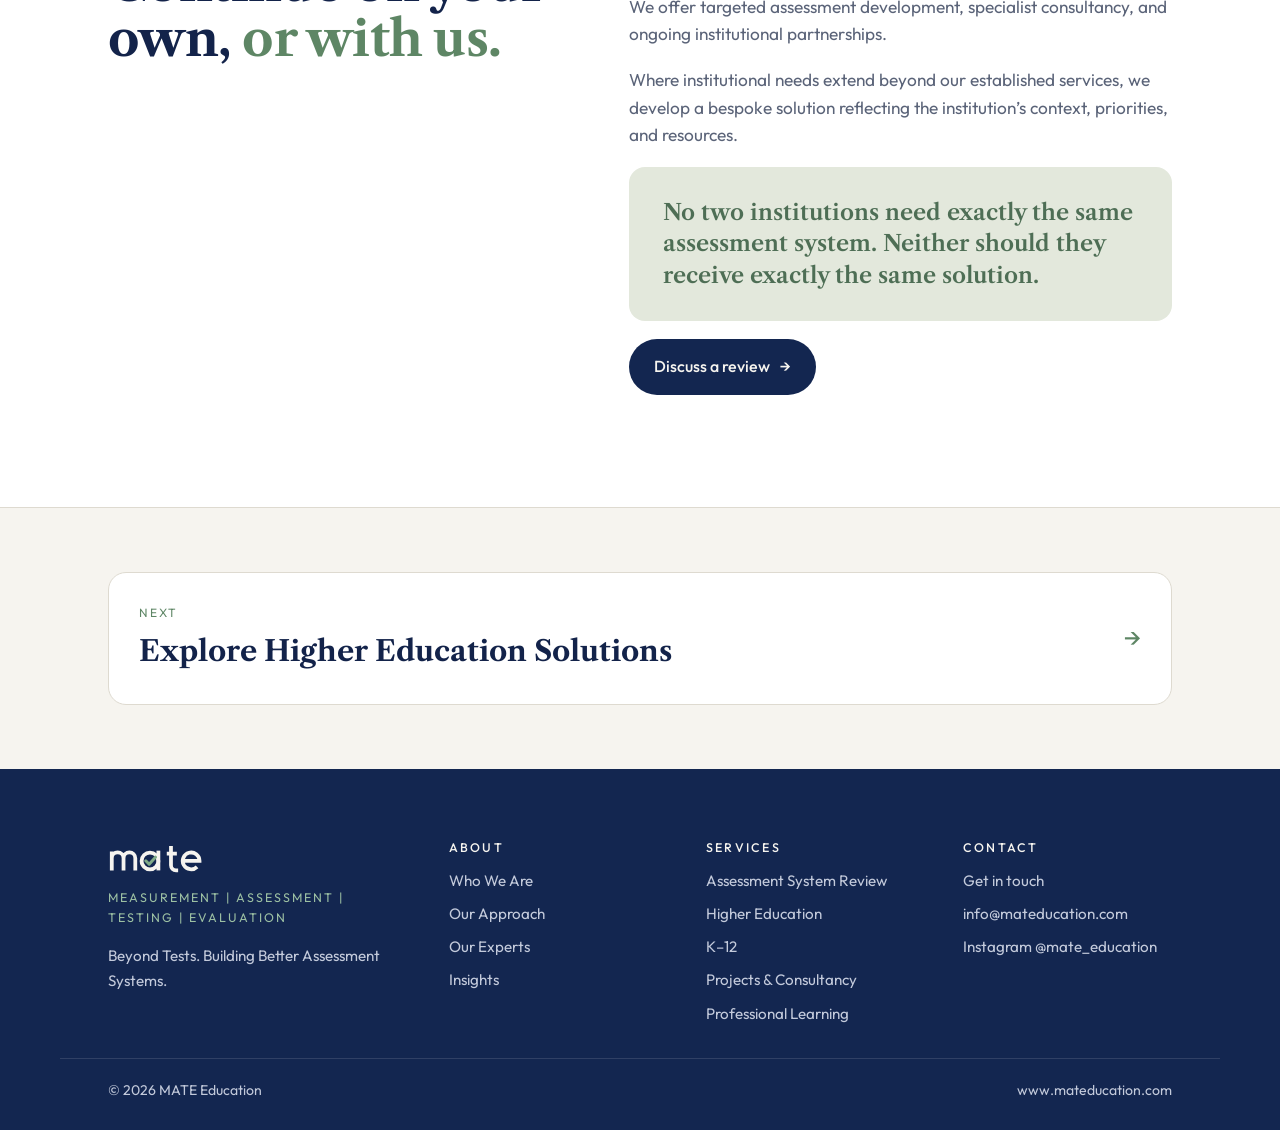
<file: review.html>
<!DOCTYPE html>
<html lang="en">
<head>
<meta charset="utf-8">
<meta name="viewport" content="width=device-width, initial-scale=1, viewport-fit=cover">
<title>Assessment System Review | Mate Education</title>
<meta name="description" content="The MATE Assessment System Review provides a structured evaluation of an institution's existing assessment system and an actionable Assessment Development Roadmap.">
<meta property="og:title" content="Assessment System Review | Mate Education">
<meta property="og:description" content="The MATE Assessment System Review provides a structured evaluation of an institution's existing assessment system and an actionable Assessment Development Roadmap.">
<link rel="icon" href="data:image/svg+xml,%3Csvg xmlns=%27http://www.w3.org/2000/svg%27 viewBox=%270 0 64 64%27%3E%3Crect width=%2764%27 height=%2764%27 rx=%2714%27 fill=%27%23F6F4EF%27/%3E%3Ccircle cx=%2729%27 cy=%2734%27 r=%2716%27 fill=%27none%27 stroke=%27%23132650%27 stroke-width=%277%27/%3E%3Cpath d=%27M45 16v34%27 stroke=%27%23132650%27 stroke-width=%277%27/%3E%3Cpath d=%27M21 34l6 6 11-12%27 fill=%27none%27 stroke=%27%235E8665%27 stroke-width=%275.5%27 stroke-linecap=%27round%27 stroke-linejoin=%27round%27/%3E%3C/svg%3E">
<meta name="theme-color" content="#F6F4EF">
<link rel="preconnect" href="https://fonts.googleapis.com">
<link rel="preconnect" href="https://fonts.gstatic.com" crossorigin>
<link rel="stylesheet" href="https://fonts.googleapis.com/css2?family=Libre+Caslon+Text:ital,wght@0,400;0,700;1,400&family=Outfit:wght@300;400;500;600&display=swap">
<link rel="stylesheet" href="styles.css">
</head>
<body>
<header class="site-header">
  <div class="wrap nav">
    <a class="brand" href="index.html" aria-label="MATE Education home"><svg class="mark" viewBox="0 0 228 80" role="img" aria-label="mate"><g fill="none" stroke="currentColor" stroke-width="9"><path d="M9 70V25M9 41a14 14 0 0 1 28 0V70M37 41a14 14 0 0 1 28 0V70"/><circle cx="100" cy="47.5" r="20"/><path d="M120 23V70"/><path d="M150 12V58a12 12 0 0 0 12 12h5M140 30h24"/><path d="M178 47.5h40a20 20 0 1 0-5.9 14.1"/></g><path d="M90 47l8 8.5 15-17" fill="none" stroke="#5E8665" stroke-width="7" stroke-linecap="round" stroke-linejoin="round"/></svg></a>
    <nav aria-label="Main">
      <ul class="menu" id="menu">
        <li><a href="index.html">Home</a></li>
        <li>
          <button type="button" aria-expanded="false">About MATE <svg class="chev" viewBox="0 0 10 10" aria-hidden="true"><path d="M1.5 3.5 5 7l3.5-3.5" fill="none" stroke="currentColor" stroke-width="1.4" stroke-linecap="round"/></svg></button>
          <ul class="sub">
            <li><a href="about.html#who-we-are">Who We Are</a></li>
            <li><a href="about.html#our-approach">Our Approach</a></li>
            <li><a href="about.html#our-experts">Our Experts</a></li>
            <li><a href="about.html#founder">Our Founder</a></li>
          </ul>
        </li>
        <li>
          <button type="button" aria-expanded="false" aria-current="page">Institutional Services <svg class="chev" viewBox="0 0 10 10" aria-hidden="true"><path d="M1.5 3.5 5 7l3.5-3.5" fill="none" stroke="currentColor" stroke-width="1.4" stroke-linecap="round"/></svg></button>
          <ul class="sub">
            <li><a href="services.html">All Institutional Services<small>Overview</small></a></li>
            <li><a href="review.html">Assessment System Review<small>Understand where you are</small></a></li>
            <li><a href="higher-education.html">Higher Education Solutions<small>For universities</small></a></li>
            <li><a href="k12.html">K–12 Assessment Solutions<small>For schools and school groups</small></a></li>
            <li><a href="consultancy.html">Institutional Projects &amp; Consultancy<small>Specialist project support</small></a></li>
            <li><a href="consultancy.html#corporate">Corporate Assessment<small>English for professional communication</small></a></li>
          </ul>
        </li>
        <li>
          <button type="button" aria-expanded="false">Professional Learning <svg class="chev" viewBox="0 0 10 10" aria-hidden="true"><path d="M1.5 3.5 5 7l3.5-3.5" fill="none" stroke="currentColor" stroke-width="1.4" stroke-linecap="round"/></svg></button>
          <ul class="sub">
            <li><a href="professional-learning.html#certificates">Certificate Programmes</a></li>
            <li><a href="professional-learning.html#courses">Courses &amp; Workshops</a></li>
            <li><a href="professional-learning.html#bespoke">Bespoke Training</a></li>
            <li><a href="professional-learning.html#events">Events</a></li>
          </ul>
        </li>
        <li><a href="insights.html">Insights</a></li>
        <li class="mobile-cta"><a href="contact.html">Contact us</a></li>
      </ul>
    </nav>
    <a class="nav-cta" href="contact.html">Contact</a>
    <button class="burger" type="button" aria-label="Open menu" aria-expanded="false" aria-controls="menu"><span></span></button>
  </div>
</header>

<main>
  <section class="page-head">
    <span class="ring" aria-hidden="true"></span>
    <span class="dots" aria-hidden="true"></span>
    <div class="wrap">
      <p class="crumbs"><a href="index.html">Home</a> / <a href="services.html">Institutional Services</a> / Assessment System Review</p>
      <p class="eyebrow">MATE Assessment System Review</p>
      <h1>Understand Where You Are. <span class="green">Decide Where to Go Next.</span></h1>
      <p class="lede">Every institution has its own curriculum, assessment practices, priorities, and constraints. Before recommending a solution, we take the time to understand yours.</p>
    </div>
  </section>

  <nav class="onpage" aria-label="On this page">
    <div class="wrap"><a href="#overview">Overview</a><a href="#what-we-review">What We Review</a><a href="#what-you-receive">What You Receive</a><a href="#next">What Happens Next?</a></div>
  </nav>

  <section class="block" id="overview">
    <div class="wrap split">
      <div class="sticky-col">
        <p class="eyebrow">Overview</p>
        <h2>How the parts of your <span class="green">assessment system work together</span></h2>
      </div>
      <div class="prose">
        <p>The <strong>MATE Assessment System Review</strong> provides a structured evaluation of an institution’s existing assessment system, examining the relationship between assessment design, implementation, scoring, reporting, and quality assurance.</p>
        <p class="callout">The purpose is not simply to identify weaknesses in individual tests, but to understand how effectively the different components of the assessment system work together.</p>
      </div>
    </div>
  </section>

  <section class="block alt" id="what-we-review">
    <div class="wrap">
      <div class="head">
        <p class="eyebrow">What We Review</p>
        <h2>Seven areas of the <span class="green">assessment system</span></h2>
        <p>Depending on the agreed scope, the review may examine:</p>
      </div>
      <div class="features three">
        <div><span class="tag-n">01</span><h3>Assessment Frameworks and Governance</h3><p>Assessment policies, institutional standards, responsibilities, and decision-making procedures.</p></div>
        <div><span class="tag-n">02</span><h3>Curriculum and Construct Alignment</h3><p>The relationship between curriculum objectives, intended constructs, assessment tasks, and learning outcomes.</p></div>
        <div><span class="tag-n">03</span><h3>Test Specifications and Assessment Instruments</h3><p>Test blueprints, specifications, task characteristics, item quality, and construct representation.</p></div>
        <div><span class="tag-n">04</span><h3>Assessment Development Procedures</h3><p>Item writing, item review, moderation, documentation, and quality control.</p></div>
        <div><span class="tag-n">05</span><h3>Scoring and Standardisation</h3><p>Assessment criteria, rating scales, scoring procedures, rater training, and standardisation practices.</p></div>
        <div><span class="tag-n">06</span><h3>Assessment Data and Statistical Evidence</h3><p>Available item statistics, test reliability evidence, score distributions, and the interpretation and use of assessment results.</p></div>
        <div><span class="tag-n">07</span><h3>Quality Assurance and Institutional Capacity</h3><p>Existing review procedures, documentation, staff expertise, and mechanisms for maintaining assessment standards.</p></div>
      </div>
    </div>
  </section>

  <section class="block" id="what-you-receive">
    <div class="wrap split">
      <div class="sticky-col">
        <p class="eyebrow">What You Receive</p>
        <h2>Assessment Development <span class="green">Roadmap</span></h2>
      </div>
      <div class="prose">
        <p class="label">Following the review, we provide a structured report identifying</p>
        <ul class="ticks one">
          <li>Existing strengths and established practices</li>
          <li>Areas requiring further development</li>
          <li>Potential risks to assessment quality</li>
          <li>Gaps in documentation or procedures</li>
          <li>Recommended actions and priorities</li>
          <li>Opportunities for longer-term improvement</li>
        </ul>
        <p>Recommendations are organised around what should be <strong>maintained, strengthened, redesigned, or developed</strong>.</p>
        <div class="roadmap" aria-hidden="true"><span>Maintain</span><span>Strengthen</span><span>Redesign</span><span>Develop</span></div>
        <p>The roadmap provides a practical basis for institutional planning and subsequent assessment development.</p>
      </div>
    </div>
  </section>

  <section class="block alt" id="next">
    <div class="wrap split">
      <div class="sticky-col">
        <p class="eyebrow">What Happens Next?</p>
        <h2>Continue on your own, <span class="green">or with us.</span></h2>
      </div>
      <div class="prose">
        <p>Institutions may choose to implement the recommendations independently or continue working with MATE Education.</p>
        <p>We offer targeted assessment development, specialist consultancy, and ongoing institutional partnerships.</p>
        <p>Where institutional needs extend beyond our established services, we develop a bespoke solution reflecting the institution’s context, priorities, and resources.</p>
        <p class="callout"><strong>No two institutions need exactly the same assessment system. Neither should they receive exactly the same solution.</strong></p>
        <div class="btns"><a class="btn btn-primary" href="contact.html">Discuss a review</a></div>
      </div>
    </div>
  </section>

  <section class="block" style="padding-block:clamp(40px,6vw,64px)">
    <div class="wrap"><a class="next-page" href="higher-education.html"><span><small>Next</small><strong>Explore Higher Education Solutions</strong></span></a></div>
  </section>
</main>

<footer class="site-footer">
  <div class="wrap foot-grid">
    <div class="foot-brand">
      <svg class="mark" viewBox="0 0 228 80" role="img" aria-label="mate"><g fill="none" stroke="currentColor" stroke-width="9"><path d="M9 70V25M9 41a14 14 0 0 1 28 0V70M37 41a14 14 0 0 1 28 0V70"/><circle cx="100" cy="47.5" r="20"/><path d="M120 23V70"/><path d="M150 12V58a12 12 0 0 0 12 12h5M140 30h24"/><path d="M178 47.5h40a20 20 0 1 0-5.9 14.1"/></g><path d="M90 47l8 8.5 15-17" fill="none" stroke="#7FAA88" stroke-width="7" stroke-linecap="round" stroke-linejoin="round"/></svg>
      <p class="acr">Measurement | Assessment | Testing | Evaluation</p>
      <p>Beyond Tests. Building Better Assessment Systems.</p>
    </div>
    <div>
      <h4>About</h4>
      <ul>
        <li><a href="about.html#who-we-are">Who We Are</a></li>
        <li><a href="about.html#our-approach">Our Approach</a></li>
        <li><a href="about.html#our-experts">Our Experts</a></li>
        <li><a href="insights.html">Insights</a></li>
      </ul>
    </div>
    <div>
      <h4>Services</h4>
      <ul>
        <li><a href="review.html">Assessment System Review</a></li>
        <li><a href="higher-education.html">Higher Education</a></li>
        <li><a href="k12.html">K–12</a></li>
        <li><a href="consultancy.html">Projects &amp; Consultancy</a></li>
        <li><a href="professional-learning.html">Professional Learning</a></li>
      </ul>
    </div>
    <div>
      <h4>Contact</h4>
      <ul>
        <li><a href="contact.html">Get in touch</a></li>
        <li>info@mateducation.com</li>
        <li><a href="https://www.instagram.com/mate_education/" target="_blank" rel="noopener">Instagram @mate_education</a></li>
      </ul>
    </div>
  </div>
  <div class="wrap foot-bottom"><span>© 2026 MATE Education</span><span>www.mateducation.com</span></div>
</footer>

<script>
(function(){
  var header=document.querySelector('.site-header');
  var burger=header.querySelector('.burger');
  burger.addEventListener('click',function(){
    var open=header.classList.toggle('nav-open');
    burger.setAttribute('aria-expanded',open);
    burger.setAttribute('aria-label',open?'Close menu':'Open menu');
  });
  header.querySelectorAll('.menu>li>button').forEach(function(btn){
    btn.addEventListener('click',function(){
      var li=btn.parentElement, open=!li.classList.contains('open');
      header.querySelectorAll('.menu>li.open').forEach(function(o){o.classList.remove('open');o.firstElementChild.setAttribute('aria-expanded','false');});
      if(open){li.classList.add('open');btn.setAttribute('aria-expanded','true');}
    });
  });
  document.addEventListener('click',function(e){
    if(!header.contains(e.target)) header.querySelectorAll('.menu>li.open').forEach(function(o){o.classList.remove('open');o.firstElementChild.setAttribute('aria-expanded','false');});
  });
  document.addEventListener('keydown',function(e){
    if(e.key==='Escape'){header.classList.remove('nav-open');header.querySelectorAll('.menu>li.open').forEach(function(o){o.classList.remove('open');});}
  });
  header.querySelectorAll('.menu a').forEach(function(a){a.addEventListener('click',function(){header.classList.remove('nav-open');});});
  var logo=document.getElementById('drawLogo');
  if(logo) logo.addEventListener('click',function(){
    logo.querySelectorAll('.ink,.tick,.pop').forEach(function(el){el.style.animation='none';void el.getBoundingClientRect();el.style.animation='';});
  });
  document.querySelectorAll('.copy').forEach(function(b){
    b.addEventListener('click',function(){
      var el=document.getElementById(b.dataset.copy),t=el.textContent;
      function sel(){var r=document.createRange();r.selectNodeContents(el);var s=getSelection();s.removeAllRanges();s.addRange(r);}
      if(navigator.clipboard&&navigator.clipboard.writeText){navigator.clipboard.writeText(t).then(function(){b.textContent='Copied';setTimeout(function(){b.textContent='Copy'},1600)},sel);}else sel();
    });
  });
})();
</script>
</body>
</html>
</file>
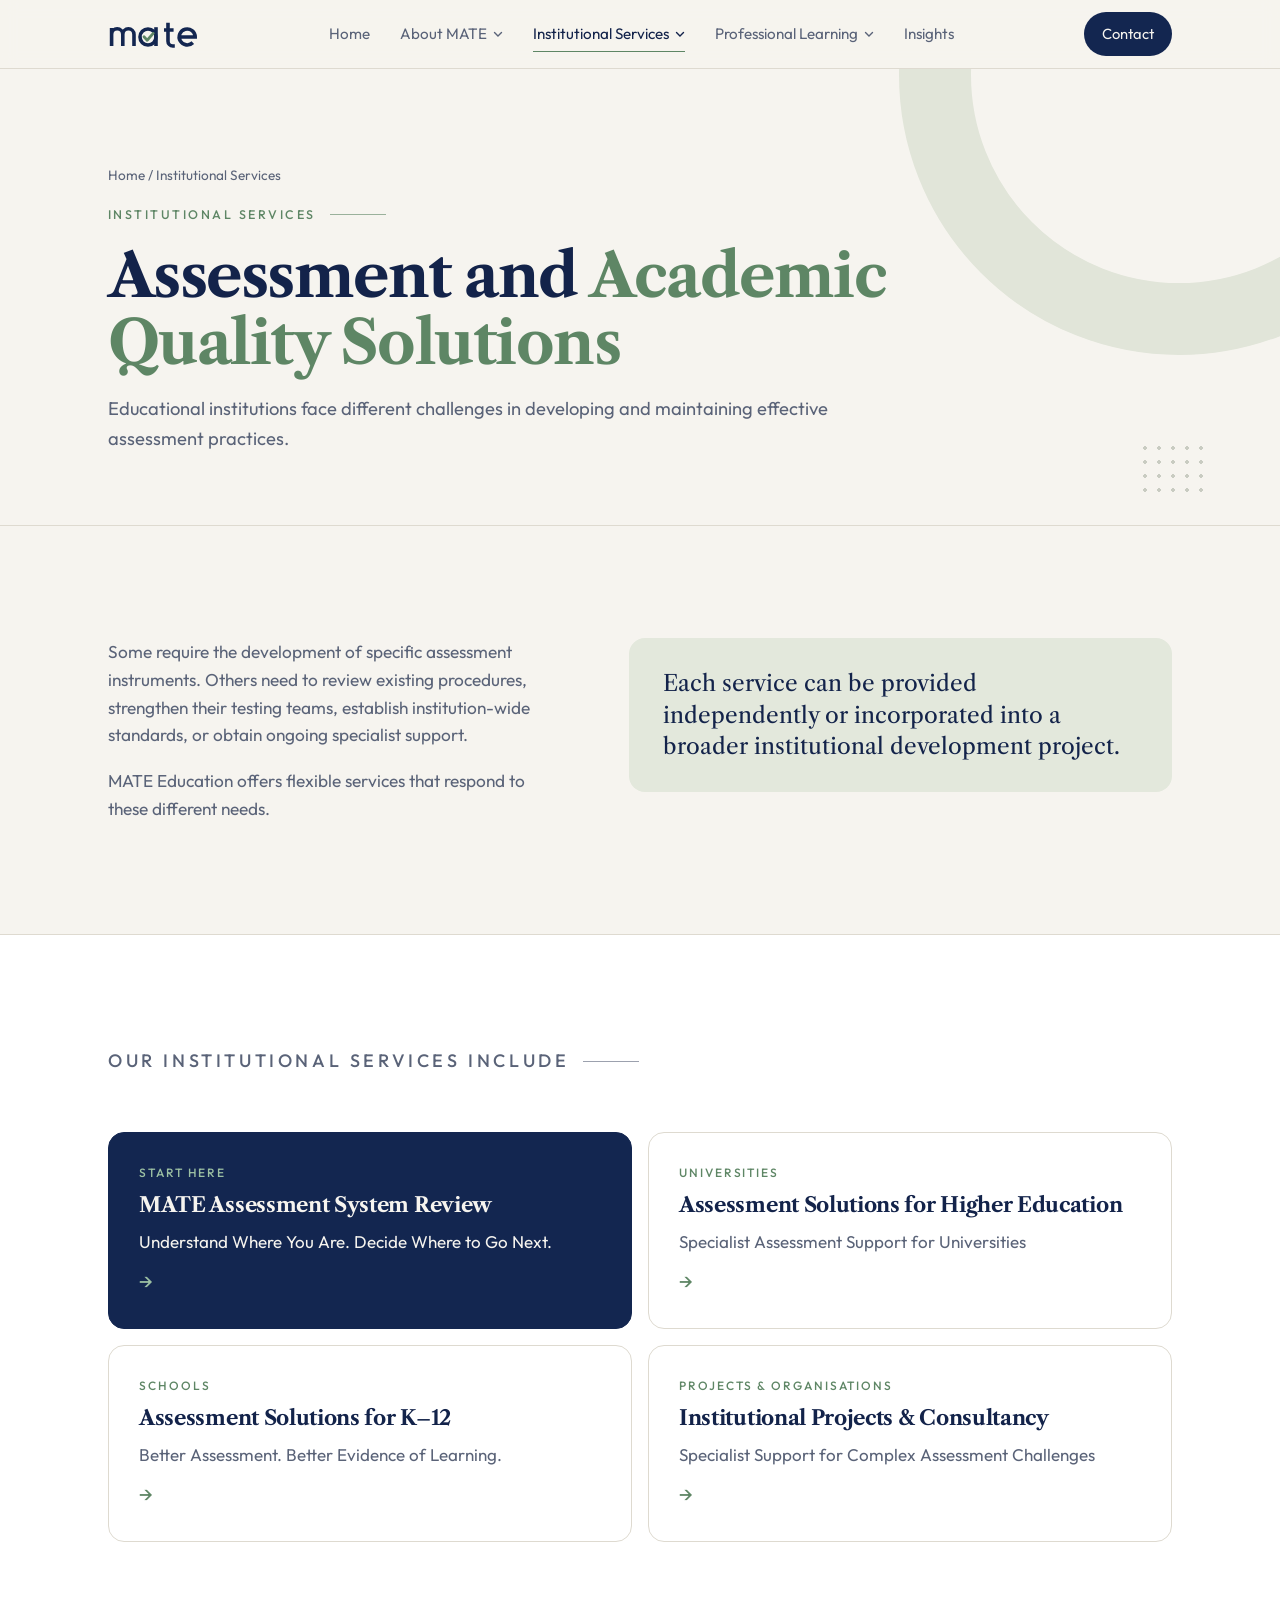
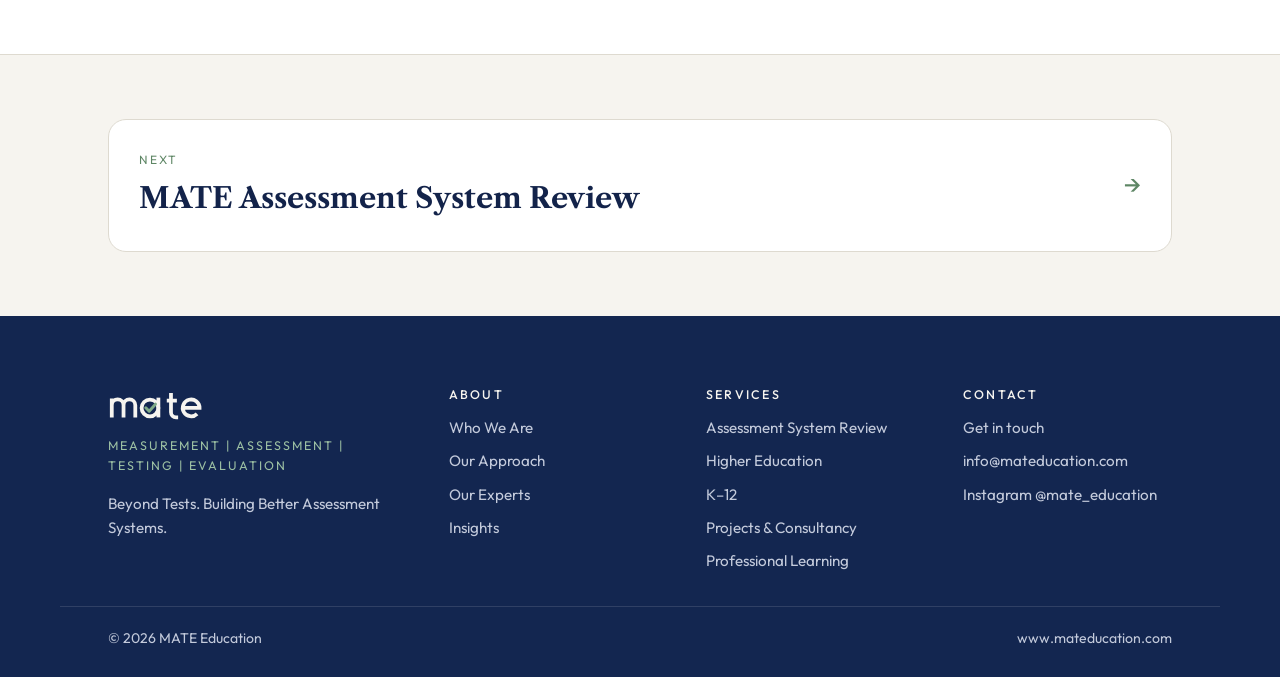
<file: services.html>
<!DOCTYPE html>
<html lang="en">
<head>
<meta charset="utf-8">
<meta name="viewport" content="width=device-width, initial-scale=1, viewport-fit=cover">
<title>Institutional Services | Mate Education</title>
<meta name="description" content="Assessment and academic quality solutions for institutions: assessment system review, higher education and K–12 assessment solutions, and institutional projects and consultancy.">
<meta property="og:title" content="Institutional Services | Mate Education">
<meta property="og:description" content="Assessment and academic quality solutions for institutions: assessment system review, higher education and K–12 assessment solutions, and institutional projects and consultancy.">
<link rel="icon" href="data:image/svg+xml,%3Csvg xmlns=%27http://www.w3.org/2000/svg%27 viewBox=%270 0 64 64%27%3E%3Crect width=%2764%27 height=%2764%27 rx=%2714%27 fill=%27%23F6F4EF%27/%3E%3Ccircle cx=%2729%27 cy=%2734%27 r=%2716%27 fill=%27none%27 stroke=%27%23132650%27 stroke-width=%277%27/%3E%3Cpath d=%27M45 16v34%27 stroke=%27%23132650%27 stroke-width=%277%27/%3E%3Cpath d=%27M21 34l6 6 11-12%27 fill=%27none%27 stroke=%27%235E8665%27 stroke-width=%275.5%27 stroke-linecap=%27round%27 stroke-linejoin=%27round%27/%3E%3C/svg%3E">
<meta name="theme-color" content="#F6F4EF">
<link rel="preconnect" href="https://fonts.googleapis.com">
<link rel="preconnect" href="https://fonts.gstatic.com" crossorigin>
<link rel="stylesheet" href="https://fonts.googleapis.com/css2?family=Libre+Caslon+Text:ital,wght@0,400;0,700;1,400&family=Outfit:wght@300;400;500;600&display=swap">
<link rel="stylesheet" href="styles.css">
</head>
<body>
<header class="site-header">
  <div class="wrap nav">
    <a class="brand" href="index.html" aria-label="MATE Education home"><svg class="mark" viewBox="0 0 228 80" role="img" aria-label="mate"><g fill="none" stroke="currentColor" stroke-width="9"><path d="M9 70V25M9 41a14 14 0 0 1 28 0V70M37 41a14 14 0 0 1 28 0V70"/><circle cx="100" cy="47.5" r="20"/><path d="M120 23V70"/><path d="M150 12V58a12 12 0 0 0 12 12h5M140 30h24"/><path d="M178 47.5h40a20 20 0 1 0-5.9 14.1"/></g><path d="M90 47l8 8.5 15-17" fill="none" stroke="#5E8665" stroke-width="7" stroke-linecap="round" stroke-linejoin="round"/></svg></a>
    <nav aria-label="Main">
      <ul class="menu" id="menu">
        <li><a href="index.html">Home</a></li>
        <li>
          <button type="button" aria-expanded="false">About MATE <svg class="chev" viewBox="0 0 10 10" aria-hidden="true"><path d="M1.5 3.5 5 7l3.5-3.5" fill="none" stroke="currentColor" stroke-width="1.4" stroke-linecap="round"/></svg></button>
          <ul class="sub">
            <li><a href="about.html#who-we-are">Who We Are</a></li>
            <li><a href="about.html#our-approach">Our Approach</a></li>
            <li><a href="about.html#our-experts">Our Experts</a></li>
            <li><a href="about.html#founder">Our Founder</a></li>
          </ul>
        </li>
        <li>
          <button type="button" aria-expanded="false" aria-current="page">Institutional Services <svg class="chev" viewBox="0 0 10 10" aria-hidden="true"><path d="M1.5 3.5 5 7l3.5-3.5" fill="none" stroke="currentColor" stroke-width="1.4" stroke-linecap="round"/></svg></button>
          <ul class="sub">
            <li><a href="services.html">All Institutional Services<small>Overview</small></a></li>
            <li><a href="review.html">Assessment System Review<small>Understand where you are</small></a></li>
            <li><a href="higher-education.html">Higher Education Solutions<small>For universities</small></a></li>
            <li><a href="k12.html">K–12 Assessment Solutions<small>For schools and school groups</small></a></li>
            <li><a href="consultancy.html">Institutional Projects &amp; Consultancy<small>Specialist project support</small></a></li>
            <li><a href="consultancy.html#corporate">Corporate Assessment<small>English for professional communication</small></a></li>
          </ul>
        </li>
        <li>
          <button type="button" aria-expanded="false">Professional Learning <svg class="chev" viewBox="0 0 10 10" aria-hidden="true"><path d="M1.5 3.5 5 7l3.5-3.5" fill="none" stroke="currentColor" stroke-width="1.4" stroke-linecap="round"/></svg></button>
          <ul class="sub">
            <li><a href="professional-learning.html#certificates">Certificate Programmes</a></li>
            <li><a href="professional-learning.html#courses">Courses &amp; Workshops</a></li>
            <li><a href="professional-learning.html#bespoke">Bespoke Training</a></li>
            <li><a href="professional-learning.html#events">Events</a></li>
          </ul>
        </li>
        <li><a href="insights.html">Insights</a></li>
        <li class="mobile-cta"><a href="contact.html">Contact us</a></li>
      </ul>
    </nav>
    <a class="nav-cta" href="contact.html">Contact</a>
    <button class="burger" type="button" aria-label="Open menu" aria-expanded="false" aria-controls="menu"><span></span></button>
  </div>
</header>

<main>
  <section class="page-head">
    <span class="ring" aria-hidden="true"></span>
    <span class="dots" aria-hidden="true"></span>
    <div class="wrap">
      <p class="crumbs"><a href="index.html">Home</a> / Institutional Services</p>
      <p class="eyebrow">Institutional Services</p>
      <h1>Assessment and <span class="green">Academic Quality Solutions</span></h1>
      <p class="lede">Educational institutions face different challenges in developing and maintaining effective assessment practices.</p>
    </div>
  </section>

  <section class="block">
    <div class="wrap split">
      <div class="prose">
        <p>Some require the development of specific assessment instruments. Others need to review existing procedures, strengthen their testing teams, establish institution-wide standards, or obtain ongoing specialist support.</p>
        <p>MATE Education offers flexible services that respond to these different needs.</p>
      </div>
      <p class="callout">Each service can be provided independently or incorporated into a broader institutional development project.</p>
    </div>
  </section>

  <section class="block alt">
    <div class="wrap">
      <div class="head">
        <p class="eyebrow">Our institutional services include</p>
      </div>
      <div class="svc-links">
        <a href="review.html" class="lead"><span class="lv">Start here</span><h3>MATE Assessment System Review</h3><p>Understand Where You Are. Decide Where to Go Next.</p></a>
        <a href="higher-education.html"><span class="lv">Universities</span><h3>Assessment Solutions for Higher Education</h3><p>Specialist Assessment Support for Universities</p></a>
        <a href="k12.html"><span class="lv">Schools</span><h3>Assessment Solutions for K–12</h3><p>Better Assessment. Better Evidence of Learning.</p></a>
        <a href="consultancy.html"><span class="lv">Projects &amp; organisations</span><h3>Institutional Projects &amp; Consultancy</h3><p>Specialist Support for Complex Assessment Challenges</p></a>
      </div>
    </div>
  </section>

  <section class="block" style="padding-block:clamp(40px,6vw,64px)">
    <div class="wrap"><a class="next-page" href="review.html"><span><small>Next</small><strong>MATE Assessment System Review</strong></span></a></div>
  </section>
</main>

<footer class="site-footer">
  <div class="wrap foot-grid">
    <div class="foot-brand">
      <svg class="mark" viewBox="0 0 228 80" role="img" aria-label="mate"><g fill="none" stroke="currentColor" stroke-width="9"><path d="M9 70V25M9 41a14 14 0 0 1 28 0V70M37 41a14 14 0 0 1 28 0V70"/><circle cx="100" cy="47.5" r="20"/><path d="M120 23V70"/><path d="M150 12V58a12 12 0 0 0 12 12h5M140 30h24"/><path d="M178 47.5h40a20 20 0 1 0-5.9 14.1"/></g><path d="M90 47l8 8.5 15-17" fill="none" stroke="#7FAA88" stroke-width="7" stroke-linecap="round" stroke-linejoin="round"/></svg>
      <p class="acr">Measurement | Assessment | Testing | Evaluation</p>
      <p>Beyond Tests. Building Better Assessment Systems.</p>
    </div>
    <div>
      <h4>About</h4>
      <ul>
        <li><a href="about.html#who-we-are">Who We Are</a></li>
        <li><a href="about.html#our-approach">Our Approach</a></li>
        <li><a href="about.html#our-experts">Our Experts</a></li>
        <li><a href="insights.html">Insights</a></li>
      </ul>
    </div>
    <div>
      <h4>Services</h4>
      <ul>
        <li><a href="review.html">Assessment System Review</a></li>
        <li><a href="higher-education.html">Higher Education</a></li>
        <li><a href="k12.html">K–12</a></li>
        <li><a href="consultancy.html">Projects &amp; Consultancy</a></li>
        <li><a href="professional-learning.html">Professional Learning</a></li>
      </ul>
    </div>
    <div>
      <h4>Contact</h4>
      <ul>
        <li><a href="contact.html">Get in touch</a></li>
        <li>info@mateducation.com</li>
        <li><a href="https://www.instagram.com/mate_education/" target="_blank" rel="noopener">Instagram @mate_education</a></li>
      </ul>
    </div>
  </div>
  <div class="wrap foot-bottom"><span>© 2026 MATE Education</span><span>www.mateducation.com</span></div>
</footer>

<script>
(function(){
  var header=document.querySelector('.site-header');
  var burger=header.querySelector('.burger');
  burger.addEventListener('click',function(){
    var open=header.classList.toggle('nav-open');
    burger.setAttribute('aria-expanded',open);
    burger.setAttribute('aria-label',open?'Close menu':'Open menu');
  });
  header.querySelectorAll('.menu>li>button').forEach(function(btn){
    btn.addEventListener('click',function(){
      var li=btn.parentElement, open=!li.classList.contains('open');
      header.querySelectorAll('.menu>li.open').forEach(function(o){o.classList.remove('open');o.firstElementChild.setAttribute('aria-expanded','false');});
      if(open){li.classList.add('open');btn.setAttribute('aria-expanded','true');}
    });
  });
  document.addEventListener('click',function(e){
    if(!header.contains(e.target)) header.querySelectorAll('.menu>li.open').forEach(function(o){o.classList.remove('open');o.firstElementChild.setAttribute('aria-expanded','false');});
  });
  document.addEventListener('keydown',function(e){
    if(e.key==='Escape'){header.classList.remove('nav-open');header.querySelectorAll('.menu>li.open').forEach(function(o){o.classList.remove('open');});}
  });
  header.querySelectorAll('.menu a').forEach(function(a){a.addEventListener('click',function(){header.classList.remove('nav-open');});});
  var logo=document.getElementById('drawLogo');
  if(logo) logo.addEventListener('click',function(){
    logo.querySelectorAll('.ink,.tick,.pop').forEach(function(el){el.style.animation='none';void el.getBoundingClientRect();el.style.animation='';});
  });
  document.querySelectorAll('.copy').forEach(function(b){
    b.addEventListener('click',function(){
      var el=document.getElementById(b.dataset.copy),t=el.textContent;
      function sel(){var r=document.createRange();r.selectNodeContents(el);var s=getSelection();s.removeAllRanges();s.addRange(r);}
      if(navigator.clipboard&&navigator.clipboard.writeText){navigator.clipboard.writeText(t).then(function(){b.textContent='Copied';setTimeout(function(){b.textContent='Copy'},1600)},sel);}else sel();
    });
  });
})();
</script>
</body>
</html>
</file>
<file: styles.css>
/* MATE Education: shared styles for every page.
   Layout: cream paper, navy serif headlines, sage accents; pale sage rings and dot grids from the Instagram carousels as the recurring motif. */
:root{
  --navy:#132650;
  --sage:#5E8665;
  --sage-deep:#4E6E55;
  --sage-soft:#E3E8DC;
  --sage-ring:#E1E5D9;
  --sand:#EFE7DA;
  --bg:#F6F4EF;
  --surface:#FFFFFF;
  --fg:#13234A;
  --muted:#5A6378;
  --line:#DEDAD0;
  --dot:#C9CCC2;
  --serif:"Libre Caslon Text",Georgia,"Times New Roman",serif;
  --sans:"Outfit","Segoe UI",system-ui,-apple-system,sans-serif;
  --header-h:68px;
  color-scheme:light;
}

/* base */
*{box-sizing:border-box}
html{scroll-behavior:smooth;scroll-padding-top:calc(var(--header-h) + 16px)}
body{margin:0;background:var(--bg);color:var(--fg);font-family:var(--sans);font-size:1.0625rem;line-height:1.6}
a{color:inherit}
img{max-width:100%}
::selection{background:var(--sage-soft);color:var(--fg)}
:focus-visible{outline:2px solid var(--sage);outline-offset:3px;border-radius:4px}
.wrap{max-width:1160px;margin:0 auto;padding-inline:clamp(16px,5vw,48px)}
h1,h2,h3,h4{font-family:var(--serif);font-weight:700;line-height:1.1;letter-spacing:-.015em;text-wrap:balance;margin:0;color:var(--fg)}
h2{font-size:clamp(2rem,4.4vw,3.1rem)}
h3{font-size:1.3rem;line-height:1.22}
p{margin:0}
.green{color:var(--sage)}
.eyebrow{font-size:.78rem;letter-spacing:.2em;text-transform:uppercase;color:var(--sage);display:flex;align-items:center;gap:14px;font-weight:500;margin:0}
.eyebrow::after{content:"";width:56px;height:1px;background:currentColor;opacity:.6}
.dots{background-image:radial-gradient(var(--dot) 1.7px,transparent 1.8px);background-size:14px 14px}
.ring{position:absolute;border-radius:50%;pointer-events:none;border:solid var(--sage-ring)}

/* header + navigation */
.site-header{position:sticky;top:env(safe-area-inset-top,0px);z-index:50;background:rgba(246,244,239,.94);backdrop-filter:blur(8px);-webkit-backdrop-filter:blur(8px);border-bottom:1px solid var(--line)}
.nav{display:flex;align-items:center;justify-content:space-between;gap:20px;min-height:var(--header-h)}
.brand{display:block;text-decoration:none;flex:none}
.brand .mark{display:block;height:2rem;width:auto;color:var(--navy)}
.menu{display:flex;align-items:center;gap:clamp(4px,1.2vw,14px);list-style:none;margin:0;padding:0}
.menu>li{position:relative}
.menu>li>a,.menu>li>button{display:inline-flex;align-items:center;gap:6px;padding:10px 8px;font:inherit;font-size:.95rem;color:var(--muted);text-decoration:none;background:none;border:0;cursor:pointer;position:relative}
.menu>li>a::after,.menu>li>button::after{content:"";position:absolute;left:8px;right:8px;bottom:4px;height:1px;background:var(--sage);transform:scaleX(0);transform-origin:left;transition:transform .3s ease}
.menu>li>a[aria-current="page"],.menu>li>button[aria-current="page"]{color:var(--fg)}
.menu>li>a[aria-current="page"]::after,.menu>li>button[aria-current="page"]::after{transform:scaleX(1)}
.chev{width:10px;height:10px;transition:transform .25s ease}
.sub{position:absolute;top:100%;left:-8px;min-width:310px;list-style:none;margin:0;padding:10px;background:var(--surface);border:1px solid var(--line);border-radius:14px;box-shadow:0 20px 40px -24px rgba(19,35,74,.35);opacity:0;visibility:hidden;transform:translateY(6px);transition:opacity .2s ease,transform .2s ease,visibility 0s linear .2s}
.sub a{display:block;padding:9px 12px;border-radius:9px;text-decoration:none;font-size:.95rem;color:var(--fg)}
.sub a small{display:block;color:var(--muted);font-size:.8rem;line-height:1.35;margin-top:2px}
.sub a:hover,.sub a:focus-visible{background:var(--sage-soft)}
.menu>li:hover>.sub,.menu>li:focus-within>.sub,.menu>li.open>.sub{opacity:1;visibility:visible;transform:none;transition:opacity .2s ease,transform .2s ease}
.menu>li:hover .chev,.menu>li.open .chev{transform:rotate(180deg)}
.nav-cta{background:var(--navy);color:var(--bg);padding:10px 18px;border-radius:999px;text-decoration:none;font-size:.92rem;white-space:nowrap;transition:background-color .25s ease}
.burger{display:none;width:44px;height:44px;border:1px solid var(--line);border-radius:12px;background:var(--surface);cursor:pointer;place-items:center}
.burger span,.burger span::before,.burger span::after{display:block;width:18px;height:1.5px;background:var(--fg);position:relative;transition:transform .25s ease,background-color .25s ease}
.burger span::before,.burger span::after{content:"";position:absolute;left:0}
.burger span::before{top:-6px}.burger span::after{top:6px}
.nav-open .burger span{background:transparent}
.nav-open .burger span::before{transform:translateY(6px) rotate(45deg)}
.nav-open .burger span::after{transform:translateY(-6px) rotate(-45deg)}
@media (max-width:980px){
  .burger{display:grid}
  .nav-cta{display:none}
  .menu{position:fixed;inset:calc(var(--header-h) + env(safe-area-inset-top,0px)) 0 auto 0;max-height:calc(100svh - var(--header-h));overflow-y:auto;flex-direction:column;align-items:stretch;gap:0;padding:8px clamp(16px,5vw,48px) 24px;background:var(--bg);border-bottom:1px solid var(--line);box-shadow:0 24px 40px -30px rgba(19,35,74,.4);display:none}
  .nav-open .menu{display:flex}
  .menu>li{border-bottom:1px solid var(--line)}
  .menu>li>a,.menu>li>button{width:100%;justify-content:space-between;padding:16px 0;font-size:1.05rem;color:var(--fg)}
  .menu>li>a::after,.menu>li>button::after{display:none}
  .sub{position:static;opacity:1;visibility:visible;transform:none;box-shadow:none;border:0;padding:0 0 12px;min-width:0;display:none;background:transparent}
  .menu>li.open>.sub{display:block}
  .menu>li:hover>.sub{display:none}
  .menu>li.open:hover>.sub{display:block}
  .menu .mobile-cta{display:block;border:0;padding-top:18px}
  .menu .mobile-cta a{display:inline-flex;background:var(--navy);color:var(--bg);padding:12px 22px;border-radius:999px;text-decoration:none}
}
@media (min-width:981px){.menu .mobile-cta{display:none}}

/* buttons */
.btns{display:flex;flex-wrap:wrap;gap:12px}
.btn{display:inline-flex;align-items:center;gap:10px;padding:14px 24px;border-radius:999px;font-weight:500;text-decoration:none;font-size:1rem;border:1px solid transparent;transition:transform .25s ease,box-shadow .25s ease,background-color .25s ease,color .25s ease}
.btn-primary{background:var(--navy);color:var(--bg)}
.btn-primary::after{content:"→";display:inline-block;transition:transform .3s ease}
.btn-ghost{border-color:var(--fg);color:var(--fg)}
.btn:active{transform:scale(.98)}
.link-arrow{display:inline-flex;align-items:center;gap:8px;color:var(--sage-deep);font-weight:500;text-decoration:none;font-size:.97rem}
.link-arrow::after{content:"→";transition:transform .3s ease}

/* sections */
section.block{padding-block:clamp(64px,9vw,112px)}
.alt{background:var(--surface);border-block:1px solid var(--line)}
.head{display:grid;gap:18px;max-width:760px;margin-bottom:clamp(36px,5vw,56px)}
.head p{color:var(--muted);font-size:1.125rem;max-width:62ch}

/* hero (home) */
.hero{position:relative;overflow:hidden;min-height:calc(100svh - var(--header-h));display:grid;align-content:center;padding-block:clamp(32px,6vh,72px) clamp(72px,10vh,96px)}
.hero .ring.r1{width:min(92vw,820px);aspect-ratio:1;border-width:clamp(44px,8vw,100px);right:-22%;top:-38%;animation:drift 22s ease-in-out infinite alternate}
.hero .ring.r2{width:min(60vw,460px);aspect-ratio:1;border-width:clamp(30px,5vw,60px);left:-16%;bottom:-30%;opacity:.7;animation:drift 26s ease-in-out infinite alternate-reverse}
@keyframes drift{to{transform:translate(-18px,14px) rotate(4deg)}}
.hero .dots{position:absolute;width:84px;height:70px;right:clamp(16px,6vw,72px);bottom:clamp(70px,12vh,120px);pointer-events:none}
.hero-grid{position:relative;display:grid;grid-template-columns:1.4fr .85fr;gap:clamp(32px,6vw,80px);align-items:center}
.hero-grid>*{min-width:0}
.hero .tag{font-size:.78rem;letter-spacing:.22em;text-transform:uppercase;color:var(--muted)}
.hero .rule{width:64px;height:2px;background:var(--sage);margin-block:clamp(14px,2.4vh,22px);transform-origin:left;transform:scaleX(0);animation:grow .6s ease .5s forwards}
.hero h1{font-size:clamp(2.2rem,4.6vw,3.5rem);letter-spacing:-.025em;line-height:1.04}
.hero .lede{margin-top:clamp(18px,3vh,24px);max-width:56ch;color:var(--muted);font-size:1.125rem}
.hero .btns{margin-top:clamp(24px,4vh,32px)}
.cue{position:absolute;left:50%;bottom:22px;translate:-50% 0;display:grid;justify-items:center;gap:8px;font-size:.72rem;letter-spacing:.22em;text-transform:uppercase;color:var(--muted);text-decoration:none}
.cue span{width:22px;height:34px;border:1.5px solid currentColor;border-radius:12px;position:relative}
.cue span::after{content:"";position:absolute;left:50%;top:7px;width:3px;height:7px;margin-left:-1.5px;border-radius:2px;background:var(--sage);animation:wheel 1.8s ease-in-out infinite}
@keyframes wheel{0%{transform:translateY(0);opacity:1}70%{transform:translateY(10px);opacity:0}100%{opacity:0}}
@media (max-width:860px){.hero{min-height:0}.hero-grid{grid-template-columns:1fr}.cue{display:none}}

/* animated wordmark */
.draw-logo{display:block;width:min(56vw,210px);height:auto;overflow:visible;cursor:pointer;color:var(--navy);margin-bottom:clamp(14px,2.4vh,22px)}
.draw-logo .ink{fill:none;stroke:currentColor;stroke-width:9;stroke-dasharray:1.05;stroke-dashoffset:1.05;animation:write .7s cubic-bezier(.6,.05,.3,1) forwards}
.draw-logo .tick{fill:none;stroke:var(--sage);stroke-width:7;stroke-linecap:round;stroke-linejoin:round;stroke-dasharray:1.05;stroke-dashoffset:1.05;animation:write .45s cubic-bezier(.3,.7,.2,1) 1.6s forwards}
.draw-logo .m1{animation-delay:.1s}.draw-logo .m2{animation-delay:.2s}.draw-logo .m3{animation-delay:.3s}
.draw-logo .a1{animation-delay:.45s}.draw-logo .a2{animation-delay:.65s}
.draw-logo .t1{animation-delay:.8s}.draw-logo .t2{animation-delay:.95s}.draw-logo .e1{animation-delay:1.05s}
.draw-logo .pop{transform-box:fill-box;transform-origin:center;animation:pop .5s cubic-bezier(.3,1.6,.5,1) 1.9s both}
@keyframes write{to{stroke-dashoffset:0}}
@keyframes pop{0%{transform:scale(1)}45%{transform:scale(1.18)}100%{transform:scale(1)}}
@keyframes grow{to{transform:scaleX(1)}}
.rise{opacity:0;transform:translateY(12px);animation:rise .8s cubic-bezier(.2,.7,.2,1) forwards}
.rise.d0{animation-delay:.3s}.rise.d1{animation-delay:.45s}.rise.d2{animation-delay:.6s}.rise.d3{animation-delay:.75s}.rise.d4{animation-delay:.9s}.rise.d5{animation-delay:1.6s}
@keyframes rise{to{opacity:1;transform:none}}

/* MATE acronym card */
.acronym{background:var(--surface);border:1px solid var(--line);border-radius:18px;padding:clamp(22px,3vw,30px);box-shadow:0 18px 40px -28px rgba(19,35,74,.35)}
.acronym .eyebrow{margin-bottom:18px}
.acronym ol{list-style:none;margin:0;padding:0;display:grid}
.acronym li{display:grid;grid-template-columns:48px 1fr;align-items:center;gap:14px;padding-block:12px;border-bottom:1px solid var(--line)}
.acronym li:last-child{border-bottom:0}
.acronym .L{font-family:var(--serif);font-size:2rem;line-height:1;color:var(--sage);font-weight:700;text-align:center}
.acronym .W{font-size:1.1rem;font-weight:500}
.acronym .foot{margin-top:16px;padding-top:16px;border-top:1px solid var(--line);font-family:var(--serif);font-style:italic;color:var(--muted)}

/* intro statement + pull quote */
.intro-grid{display:grid;grid-template-columns:1fr 1fr;gap:clamp(32px,6vw,80px);align-items:start}
.intro-grid>*{min-width:0}
.intro-grid .text{display:grid;gap:18px;color:var(--muted);font-size:1.1rem}
.pull{font-family:var(--serif);font-size:clamp(1.8rem,3.6vw,2.7rem);line-height:1.18;letter-spacing:-.01em;text-wrap:balance;position:relative;padding-top:28px}
.pull::before{content:"";position:absolute;top:0;left:0;width:56px;height:2px;background:var(--sage)}
.pull em{font-style:normal;color:var(--sage)}
.disciplines{display:flex;flex-wrap:wrap;gap:8px;margin-top:6px}
.disciplines span{font-size:.82rem;padding:5px 12px;border-radius:999px;border:1px solid var(--line);color:var(--muted);background:var(--surface)}
@media (max-width:860px){.intro-grid{grid-template-columns:1fr}}

/* audience cards */
.audiences{display:grid;grid-template-columns:1.25fr 1fr;gap:20px}
.audiences>*{min-width:0}
.aud{background:var(--surface);border:1px solid var(--line);border-radius:18px;padding:clamp(24px,3vw,34px);display:flex;flex-direction:column;gap:14px;position:relative;overflow:hidden}
.aud .who{font-size:.75rem;letter-spacing:.18em;text-transform:uppercase;color:var(--sage);font-weight:500}
.aud h3{font-size:1.55rem}
.aud>p{color:var(--muted)}
.aud .link-arrow{margin-top:auto}
.aud-stack{display:grid;gap:20px}
.aud.primary{background:var(--navy);border-color:var(--navy);color:var(--bg)}
.aud.primary h3,.aud.primary h4{color:var(--bg)}
.aud.primary .who{color:#9CC0A3}
.aud.primary>p{color:#C3CADB}
.aud.primary .ring{width:340px;aspect-ratio:1;border-width:46px;border-color:rgba(255,255,255,.05);right:-150px;bottom:-170px}
.subs{display:grid;gap:12px;margin-top:8px;position:relative}
.subs a{display:block;text-decoration:none;padding:18px 20px;border-radius:14px;background:rgba(255,255,255,.06);border:1px solid rgba(255,255,255,.12);transition:background-color .3s ease,border-color .3s ease,transform .3s ease}
.subs h4{font-size:1.15rem}
.subs .sx{display:inline-flex;gap:8px;margin-top:12px;color:#9CC0A3;font-size:.92rem;font-weight:500}
.subs .sx::after{content:"→";transition:transform .3s ease}
.subs p{color:#C3CADB;font-size:.95rem;margin-top:6px}
@media (max-width:860px){.audiences{grid-template-columns:1fr}}

/* approach: Review. Develop. Sustain. */
.approach{display:grid;grid-template-columns:repeat(3,1fr);gap:0;counter-reset:s;list-style:none;margin:0;padding:0;border-top:1px solid var(--line)}
.approach li{counter-increment:s;padding:28px 28px 8px 0;min-width:0;position:relative}
.approach li+li{padding-left:28px;border-left:1px solid var(--line)}
.approach .n{font-family:var(--serif);color:var(--sage);font-size:1rem;display:block;margin-bottom:14px}
.approach h3{font-size:2rem}
.approach p{color:var(--muted);margin-top:12px;font-size:.99rem}
.approach .road{display:inline-block;margin-top:14px;font-size:.82rem;padding:5px 12px;border-radius:999px;background:var(--sage-soft);color:var(--sage-deep);font-weight:500}
.approach-aim{margin-top:clamp(28px,4vw,44px);padding:22px 26px;border-radius:14px;background:var(--sage-soft);color:var(--fg);font-family:var(--serif);font-size:1.2rem;line-height:1.45;max-width:880px}
@media (max-width:860px){.approach{grid-template-columns:1fr}.approach li,.approach li+li{padding:24px 0 12px;border-left:0;border-top:1px solid var(--line)}.approach li:first-child{border-top:0}}

/* why MATE */
.why{display:grid;grid-template-columns:repeat(2,1fr);gap:1px;background:var(--line);border:1px solid var(--line);border-radius:18px;overflow:hidden}
.why>div{background:var(--bg);padding:clamp(24px,3vw,34px);display:grid;grid-template-columns:52px 1fr;gap:18px;align-items:start;min-width:0;transition:background-color .35s ease}
.why .ico{width:52px;height:52px;border-radius:50%;background:var(--sage-soft);display:grid;place-items:center;color:var(--sage);transition:all .35s ease}
.why .ico svg{width:24px;height:24px}
.why p{color:var(--muted);font-size:.98rem;margin-top:8px}
@media (max-width:760px){.why{grid-template-columns:1fr}}

/* closing CTA band */
.cta-band{background:var(--sage-soft);position:relative;overflow:hidden}
.cta-band .ring{width:520px;aspect-ratio:1;border-width:70px;border-color:rgba(255,255,255,.45);left:-260px;bottom:-300px}
.cta-grid{position:relative;display:grid;grid-template-columns:1.3fr 1fr;gap:clamp(28px,5vw,64px);align-items:end}
.cta-grid>*{min-width:0}
.cta-grid p.sub-text{color:var(--muted);margin-top:16px;max-width:56ch}
.cta-side{display:grid;gap:14px}
.contact-line{display:flex;align-items:center;justify-content:space-between;gap:12px;flex-wrap:wrap;padding:16px 20px;background:var(--surface);border:1px solid var(--line);border-radius:14px;transition:border-color .3s ease,transform .3s ease}
.contact-line small{display:block;color:var(--sage);font-size:.75rem;letter-spacing:.14em;text-transform:uppercase}
.contact-line strong{font-weight:500;word-break:break-word;user-select:all}
.copy{background:transparent;border:1px solid var(--line);color:var(--fg);border-radius:999px;padding:7px 14px;font:inherit;font-size:.85rem;cursor:pointer;transition:all .25s ease}
@media (max-width:860px){.cta-grid{grid-template-columns:1fr}}

/* footer */
.site-footer{background:var(--navy);color:#C3CADB;font-size:.95rem}
.site-footer a{text-decoration:none;color:#C3CADB}
.site-footer a:hover{color:#fff}
.foot-grid{display:grid;grid-template-columns:1.4fr repeat(3,1fr);gap:clamp(24px,4vw,48px);padding-block:clamp(48px,7vw,72px) 32px}
.foot-grid>*{min-width:0}
.foot-brand .mark{height:2.1rem;width:auto;color:#F6F4EF;display:block}
.foot-brand p{margin-top:16px;max-width:34ch}
.foot-brand .acr{margin-top:14px;font-size:.78rem;letter-spacing:.16em;text-transform:uppercase;color:#9CC0A3}
.site-footer h4{font-family:var(--sans);font-size:.78rem;letter-spacing:.18em;text-transform:uppercase;color:#F6F4EF;font-weight:500;margin-bottom:14px}
.site-footer ul{list-style:none;margin:0;padding:0;display:grid;gap:9px}
.foot-bottom{display:flex;justify-content:space-between;gap:16px;flex-wrap:wrap;padding-block:20px 28px;border-top:1px solid rgba(255,255,255,.12);font-size:.88rem}
@media (max-width:860px){.foot-grid{grid-template-columns:1fr 1fr}.foot-brand{grid-column:1/-1}}
@media (max-width:460px){.foot-grid{grid-template-columns:1fr}}

/* gentle hover feedback, desktop pointers only */
@media (hover:hover) and (pointer:fine){
  .brand:hover .mark{opacity:.85}
  .menu>li>a:hover::after,.menu>li>button:hover::after{transform:scaleX(1)}
  .menu>li>a:hover,.menu>li>button:hover{color:var(--fg)}
  .nav-cta:hover{background:var(--sage)}
  .btn:hover{transform:translateY(-2px)}
  .btn-primary:hover{box-shadow:0 10px 24px -12px rgba(19,38,80,.55)}
  .btn-primary:hover::after,.link-arrow:hover::after{transform:translateX(4px)}
  .btn-ghost:hover{background:var(--fg);color:var(--bg)}
  .aud{transition:transform .35s ease,box-shadow .35s ease}
  .aud:hover{transform:translateY(-4px);box-shadow:0 22px 40px -28px rgba(19,35,74,.45)}
  .subs a:hover{background:rgba(255,255,255,.1);border-color:rgba(156,192,163,.5)}
  .subs a:hover .sx::after{transform:translateX(4px)}
  .why>div:hover{background:var(--surface)}
  .why>div:hover .ico{background:var(--sage);color:var(--surface);transform:rotate(-6deg)}
  .contact-line:hover{border-color:var(--sage);transform:translateY(-2px)}
  .copy:hover{background:var(--sage);color:var(--surface);border-color:var(--sage)}
  .acronym li .L{transition:transform .3s ease}
  .acronym li:hover .L{transform:scale(1.12)}
}

@media (prefers-reduced-motion:reduce){
  html{scroll-behavior:auto}
  *,*::before,*::after{transition:none!important}
  .draw-logo .ink,.draw-logo .tick{stroke-dashoffset:0;animation:none}
  .draw-logo .pop,.ring,.cue span::after{animation:none}
  .hero .rule{transform:none;animation:none}
  .rise{opacity:1;transform:none;animation:none}
}

/* ===== inner pages ===== */
.page-head{position:relative;overflow:hidden;padding-block:clamp(56px,8vw,96px) clamp(44px,6vw,72px);border-bottom:1px solid var(--line)}
.page-head .ring{width:min(70vw,560px);aspect-ratio:1;border-width:clamp(36px,6vw,72px);right:-14%;top:-60%}
.page-head .dots{position:absolute;width:70px;height:56px;right:clamp(16px,6vw,72px);bottom:28px}
.page-head .wrap{position:relative;display:grid;gap:18px}
.crumbs{font-size:.85rem;color:var(--muted)}
.crumbs a{text-decoration:none}
.crumbs a:hover{color:var(--sage)}
.page-head h1{font-size:clamp(2.3rem,5vw,3.8rem);letter-spacing:-.025em;max-width:20ch}
.page-head .lede{color:var(--muted);font-size:1.15rem;max-width:62ch}

.onpage{position:sticky;top:calc(var(--header-h) + env(safe-area-inset-top,0px));z-index:20;background:rgba(246,244,239,.95);backdrop-filter:blur(6px);-webkit-backdrop-filter:blur(6px);border-bottom:1px solid var(--line)}
.onpage .wrap{display:flex;gap:6px;overflow-x:auto;padding-block:10px;scrollbar-width:none}
.onpage .wrap::-webkit-scrollbar{display:none}
.onpage a{flex:none;font-size:.88rem;text-decoration:none;color:var(--muted);padding:7px 14px;border-radius:999px;border:1px solid transparent;white-space:nowrap;transition:all .25s ease}
.onpage a:hover{color:var(--fg);border-color:var(--line);background:var(--surface)}

.prose{display:grid;gap:18px;max-width:68ch;color:var(--muted);font-size:1.08rem}
.prose strong{color:var(--fg);font-weight:600}
.split{display:grid;grid-template-columns:.9fr 1.1fr;gap:clamp(32px,6vw,80px);align-items:start}
.split>*{min-width:0}
.split .sticky-col{position:sticky;top:calc(var(--header-h) + 80px);display:grid;gap:18px}
@media (max-width:860px){.split{grid-template-columns:1fr}.split .sticky-col{position:static}}

.sub-block{padding-block:clamp(40px,6vw,64px);border-top:1px solid var(--line)}
.sub-block:first-child{border-top:0;padding-top:0}
.sub-block .num{font-family:var(--serif);color:var(--sage);font-size:1rem}
.sub-block h2{font-size:clamp(1.8rem,3.6vw,2.5rem);margin-top:8px}
.sub-block .kicker{font-family:var(--serif);font-style:italic;color:var(--sage-deep);font-size:1.2rem;margin-top:10px}

.label{font-size:.78rem;letter-spacing:.16em;text-transform:uppercase;color:var(--fg);font-weight:600;margin:6px 0 -4px}
.ticks{list-style:none;margin:0;padding:0;display:grid;grid-template-columns:repeat(2,minmax(0,1fr));gap:10px 28px}
.ticks.one{grid-template-columns:1fr}
.ticks li{display:grid;grid-template-columns:22px 1fr;gap:10px;align-items:start;color:var(--fg);font-size:1rem;line-height:1.45}
.ticks li::before{content:"";width:20px;height:20px;margin-top:1px;border-radius:50%;background:var(--sage-soft) url("data:image/svg+xml,%3Csvg xmlns='http://www.w3.org/2000/svg' viewBox='0 0 14 14'%3E%3Cpath d='M3 7.4 5.8 10 11 4.2' fill='none' stroke='%235E8665' stroke-width='2' stroke-linecap='round' stroke-linejoin='round'/%3E%3C/svg%3E") center/12px no-repeat}
@media (max-width:620px){.ticks{grid-template-columns:1fr}}

.features{display:grid;grid-template-columns:repeat(2,minmax(0,1fr));gap:1px;background:var(--line);border:1px solid var(--line);border-radius:18px;overflow:hidden}
.features.three{grid-template-columns:repeat(3,minmax(0,1fr))}
.features>div{background:var(--surface);padding:clamp(22px,2.6vw,30px);display:grid;gap:8px;align-content:start;transition:background-color .3s ease}
.features h3{font-size:1.15rem}
.features p{color:var(--muted);font-size:.97rem}
.features .tag-n{font-family:var(--serif);color:var(--sage);font-size:.95rem}
@media (max-width:900px){.features.three{grid-template-columns:repeat(2,minmax(0,1fr))}}
@media (max-width:620px){.features,.features.three{grid-template-columns:1fr}}

.mv{display:grid;grid-template-columns:1fr 1fr;gap:20px}
.mv>div{background:var(--surface);border:1px solid var(--line);border-radius:18px;padding:clamp(24px,3vw,34px);display:grid;gap:12px;align-content:start}
.mv>div:first-child{background:var(--navy);border-color:var(--navy)}
.mv>div:first-child h3,.mv>div:first-child p{color:var(--bg)}
.mv>div:first-child .eyebrow{color:#9CC0A3}
.mv h3{font-family:var(--serif);font-weight:400;font-size:clamp(1.3rem,2.4vw,1.7rem);line-height:1.3}
@media (max-width:760px){.mv{grid-template-columns:1fr}}

.callout{padding:clamp(22px,3vw,30px) clamp(22px,3vw,34px);border-radius:16px;background:var(--sage-soft);font-family:var(--serif);font-size:clamp(1.15rem,2vw,1.4rem);line-height:1.4;color:var(--fg)}
.callout strong{color:var(--sage-deep)}

.ladder{display:grid;grid-template-columns:repeat(3,minmax(0,1fr));gap:16px;align-items:end}
.ladder a{display:grid;gap:10px;text-decoration:none;background:var(--surface);border:1px solid var(--line);border-radius:16px;padding:22px;position:relative;transition:transform .3s ease,box-shadow .3s ease,border-color .3s ease}
.ladder a:nth-child(1){min-height:200px}.ladder a:nth-child(2){min-height:240px}.ladder a:nth-child(3){min-height:280px;background:var(--navy);border-color:var(--navy)}
.ladder a:nth-child(3) h3,.ladder a:nth-child(3) p{color:var(--bg)}
.ladder a:nth-child(3) .lv{color:#9CC0A3}
.ladder .lv{font-size:.75rem;letter-spacing:.16em;text-transform:uppercase;color:var(--sage);font-weight:500}
.ladder p{color:var(--muted);font-size:.95rem}
.ladder .bar{display:flex;gap:4px;margin-top:auto;align-self:end}
.ladder .bar i{width:22px;height:6px;border-radius:3px;background:var(--line)}
.ladder .bar i.on{background:var(--sage)}
@media (max-width:760px){.ladder{grid-template-columns:1fr}.ladder a:nth-child(n){min-height:0}}

.roadmap{display:flex;flex-wrap:wrap;gap:10px;margin-top:4px}
.roadmap span{padding:8px 16px;border-radius:999px;border:1px solid var(--sage);color:var(--sage-deep);font-weight:500;font-size:.95rem;background:var(--surface)}

.next-page{display:flex;justify-content:space-between;align-items:center;gap:16px;flex-wrap:wrap;padding:clamp(22px,3vw,30px);border:1px solid var(--line);border-radius:18px;background:var(--surface);text-decoration:none;transition:border-color .3s ease,transform .3s ease}
.next-page small{display:block;color:var(--sage);font-size:.75rem;letter-spacing:.16em;text-transform:uppercase;margin-bottom:6px}
.next-page strong{font-family:var(--serif);font-size:clamp(1.3rem,2.6vw,1.8rem);font-weight:700;color:var(--fg)}
.next-page::after{content:"→";font-size:1.6rem;color:var(--sage);transition:transform .3s ease}

/* founder (about) */
.founder{display:grid;grid-template-columns:.8fr 1.2fr;gap:clamp(32px,6vw,80px);align-items:center}
.founder>*{min-width:0}
.founder img{width:100%;height:auto;border-radius:18px;display:block;transition:transform .4s ease,box-shadow .4s ease}
.founder .name{font-family:var(--serif);font-size:clamp(2.4rem,5vw,3.6rem);line-height:1;text-transform:uppercase;letter-spacing:-.01em;font-weight:700}
.founder .role{margin-top:14px;color:var(--sage);font-weight:500}
.spines{display:grid;gap:8px;margin-top:28px;max-width:380px}
.spines span{font-family:var(--serif);font-size:.92rem;padding:10px 16px;border-radius:4px;letter-spacing:.02em;transition:transform .3s ease}
.spines span:nth-child(1){background:var(--navy);color:var(--bg)}
.spines span:nth-child(2){background:var(--sage-deep);color:#F1EEE6}
.spines span:nth-child(3){background:var(--sand);color:var(--fg)}
@media (max-width:860px){.founder{grid-template-columns:1fr}.founder img{max-width:380px}}

/* insights cards */
.insights{display:grid;grid-template-columns:repeat(3,minmax(0,1fr));gap:20px}
.card{background:var(--surface);border:1px solid var(--line);border-radius:16px;padding:28px;display:flex;flex-direction:column;gap:14px;min-width:0;position:relative;overflow:hidden;transition:transform .35s ease,box-shadow .35s ease}
.card .kicker{font-size:.75rem;letter-spacing:.18em;text-transform:uppercase;color:var(--sage);font-weight:500}
.card h3{font-size:1.45rem}
.card p{color:var(--muted);font-size:.97rem}
.card .quote{font-family:var(--serif);font-style:italic;background:var(--sage-soft);padding:10px 14px;border-radius:10px;color:var(--fg);font-size:1.05rem}
.card .dots{position:absolute;right:18px;bottom:18px;width:44px;height:30px;background-size:11px 10px}
.topics{display:flex;flex-wrap:wrap;gap:8px}
.topics span{font-size:.9rem;padding:7px 14px;border-radius:999px;border:1px solid var(--line);background:var(--surface);color:var(--fg)}
@media (max-width:900px){.insights{grid-template-columns:1fr}}

.empty{display:grid;gap:10px;padding:clamp(22px,3vw,30px);border:1px dashed var(--line);border-radius:16px;color:var(--muted)}
.empty h3{font-size:1.15rem}

@media (hover:hover) and (pointer:fine){
  .features>div:hover{background:var(--bg)}
  .ladder a:hover{transform:translateY(-4px);box-shadow:0 22px 40px -28px rgba(19,35,74,.45);border-color:var(--sage)}
  .next-page:hover{border-color:var(--sage);transform:translateY(-2px)}
  .next-page:hover::after{transform:translateX(5px)}
  .founder img:hover{transform:scale(1.01);box-shadow:0 26px 50px -30px rgba(19,35,74,.45)}
  .spines span:hover{transform:translateX(6px)}
  .card:hover{transform:translateY(-4px);box-shadow:0 22px 40px -28px rgba(19,35,74,.45)}
}
.svc-links{display:grid;grid-template-columns:repeat(2,minmax(0,1fr));gap:16px}
.svc-links a{display:grid;gap:10px;align-content:start;text-decoration:none;background:var(--surface);border:1px solid var(--line);border-radius:16px;padding:clamp(22px,3vw,30px);transition:transform .3s ease,box-shadow .3s ease,border-color .3s ease}
.svc-links a::after{content:"→";color:var(--sage);font-size:1.3rem;transition:transform .3s ease}
.svc-links .lv{font-size:.75rem;letter-spacing:.16em;text-transform:uppercase;color:var(--sage);font-weight:500}
.svc-links p{color:var(--muted)}
.svc-links a.lead{background:var(--navy);border-color:var(--navy)}
.svc-links a.lead h3,.svc-links a.lead p{color:var(--bg)}
.svc-links a.lead .lv,.svc-links a.lead::after{color:#9CC0A3}
@media (max-width:700px){.svc-links{grid-template-columns:1fr}}
@media (hover:hover) and (pointer:fine){.svc-links a:hover{transform:translateY(-4px);box-shadow:0 22px 40px -28px rgba(19,35,74,.45);border-color:var(--sage)}.svc-links a:hover::after{transform:translateX(5px)}}
.features.three>div:last-child:nth-child(3n+1){grid-column:1/-1}
@media (max-width:900px){.features.three>div:last-child:nth-child(3n+1){grid-column:auto}.features.three>div:last-child:nth-child(odd){grid-column:1/-1}}
@media (max-width:620px){.features.three>div:last-child:nth-child(n){grid-column:auto}}
.features.two-odd>div:last-child:nth-child(odd){grid-column:1/-1}
</file>
